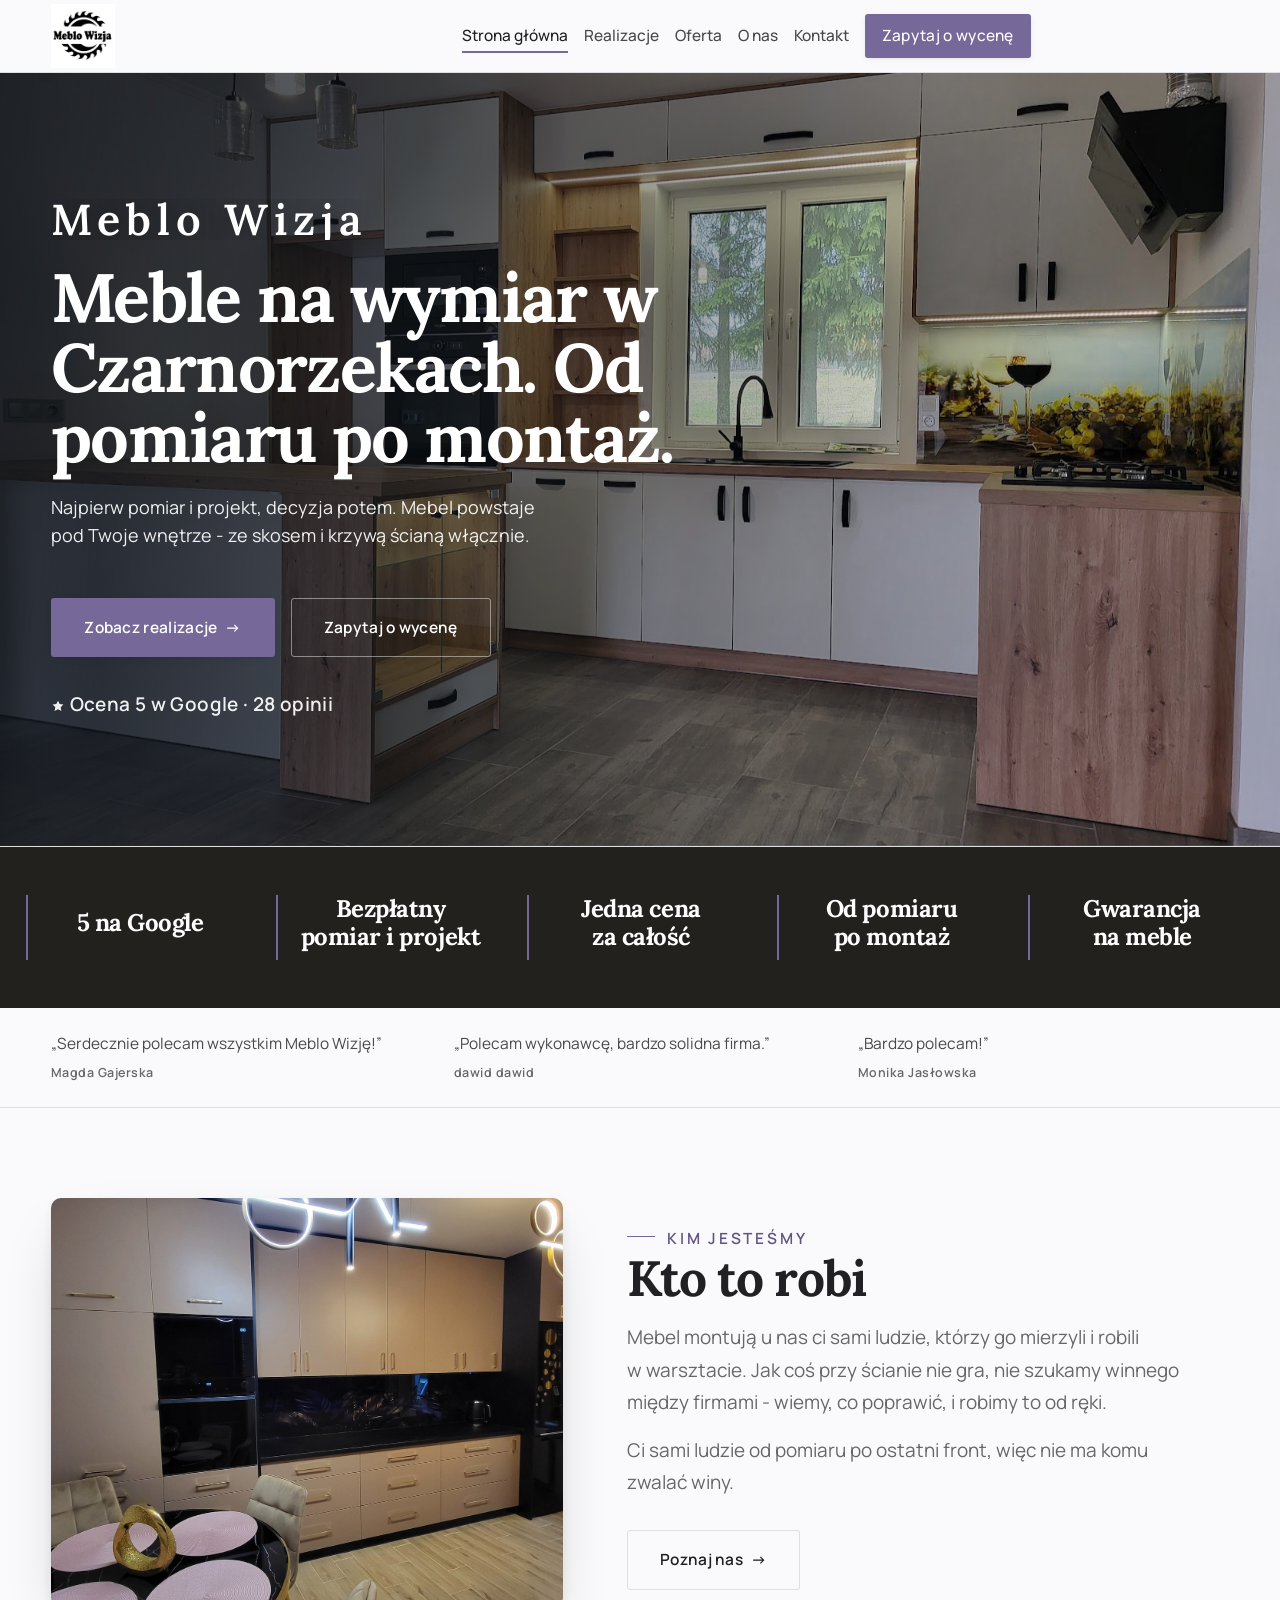
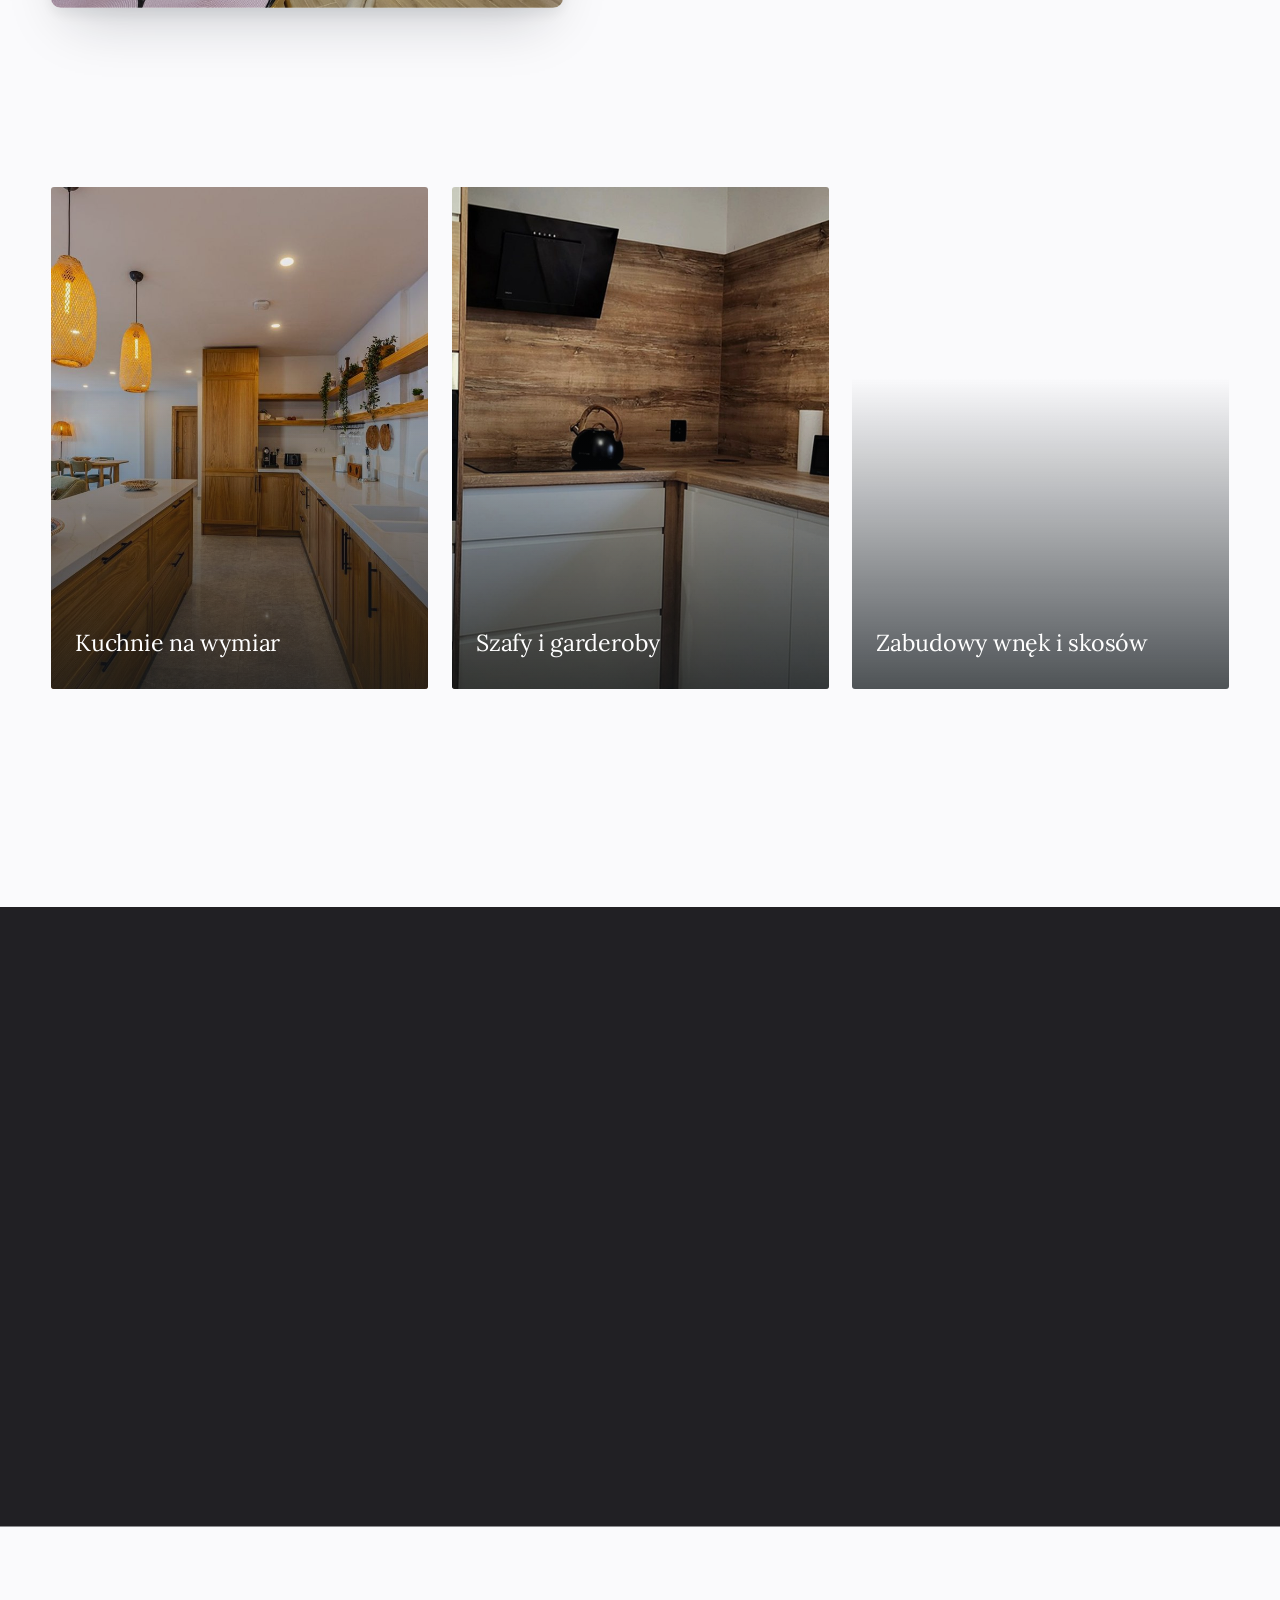
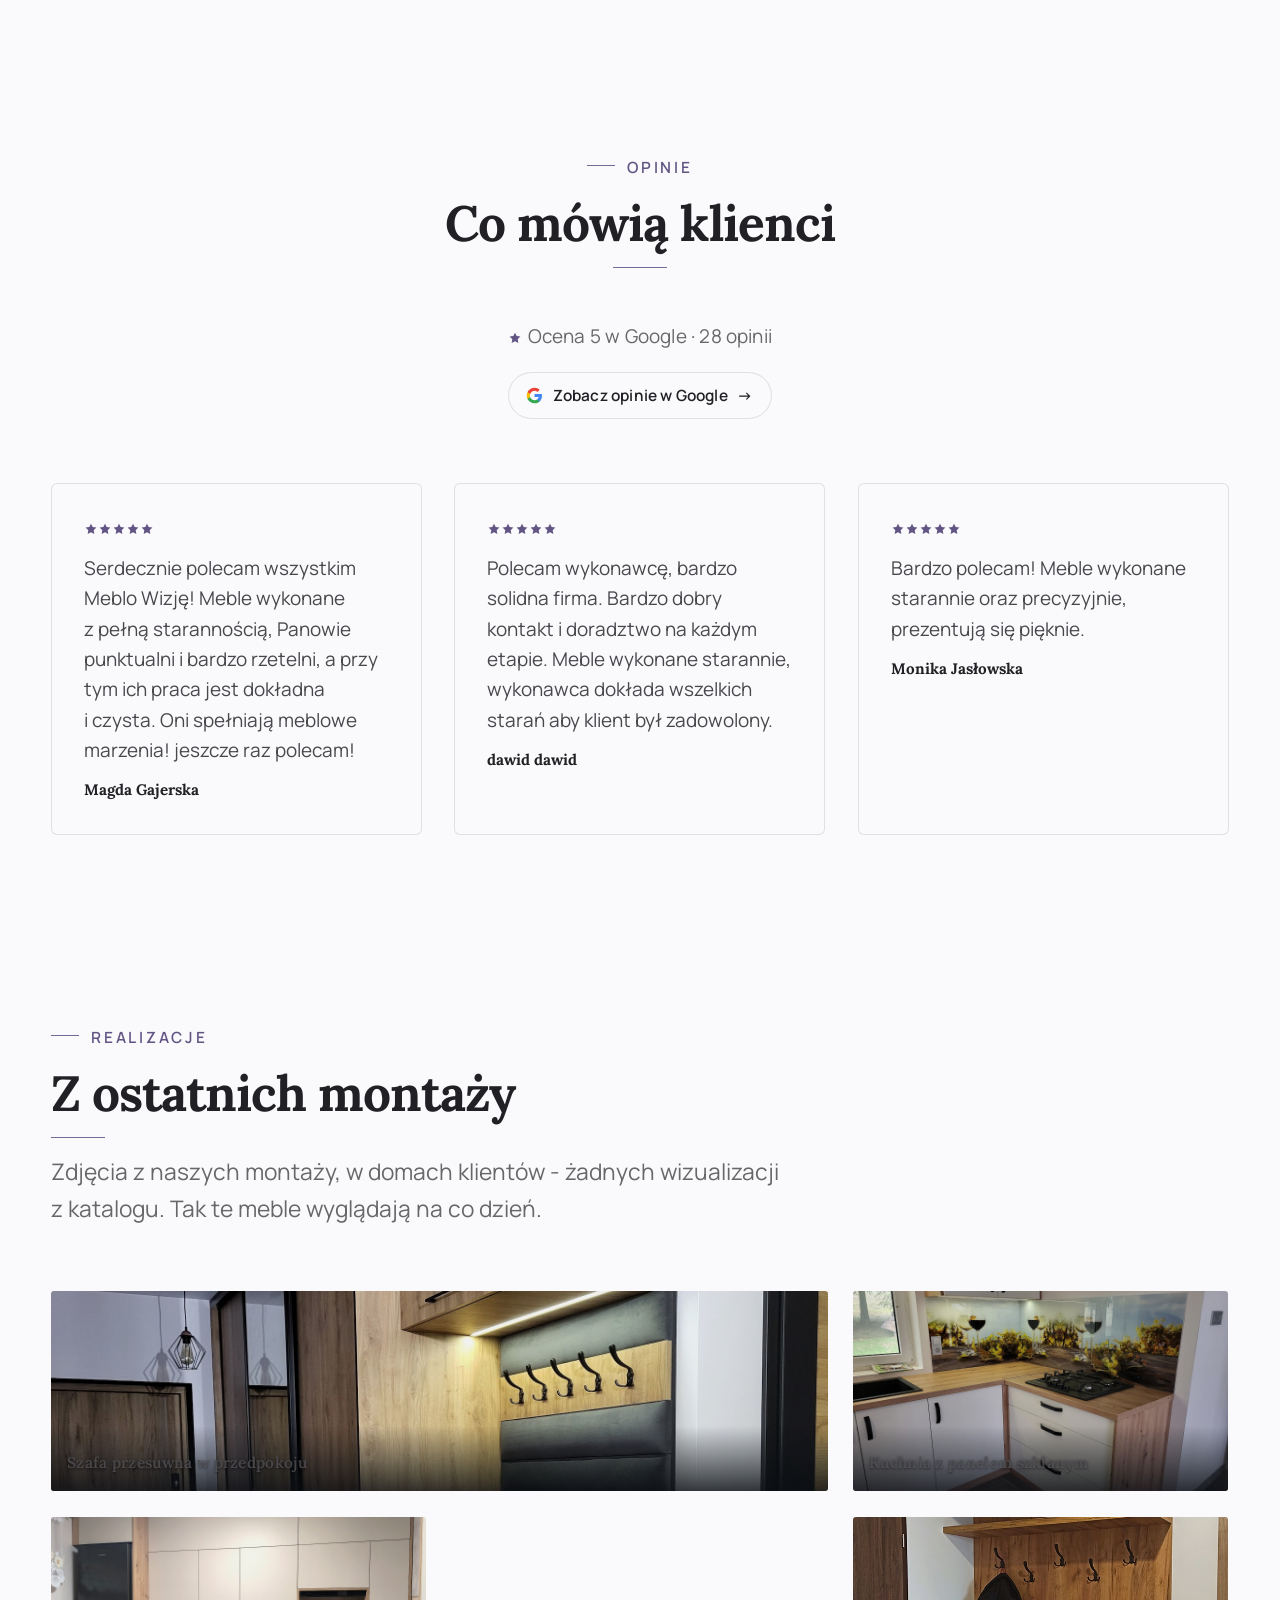
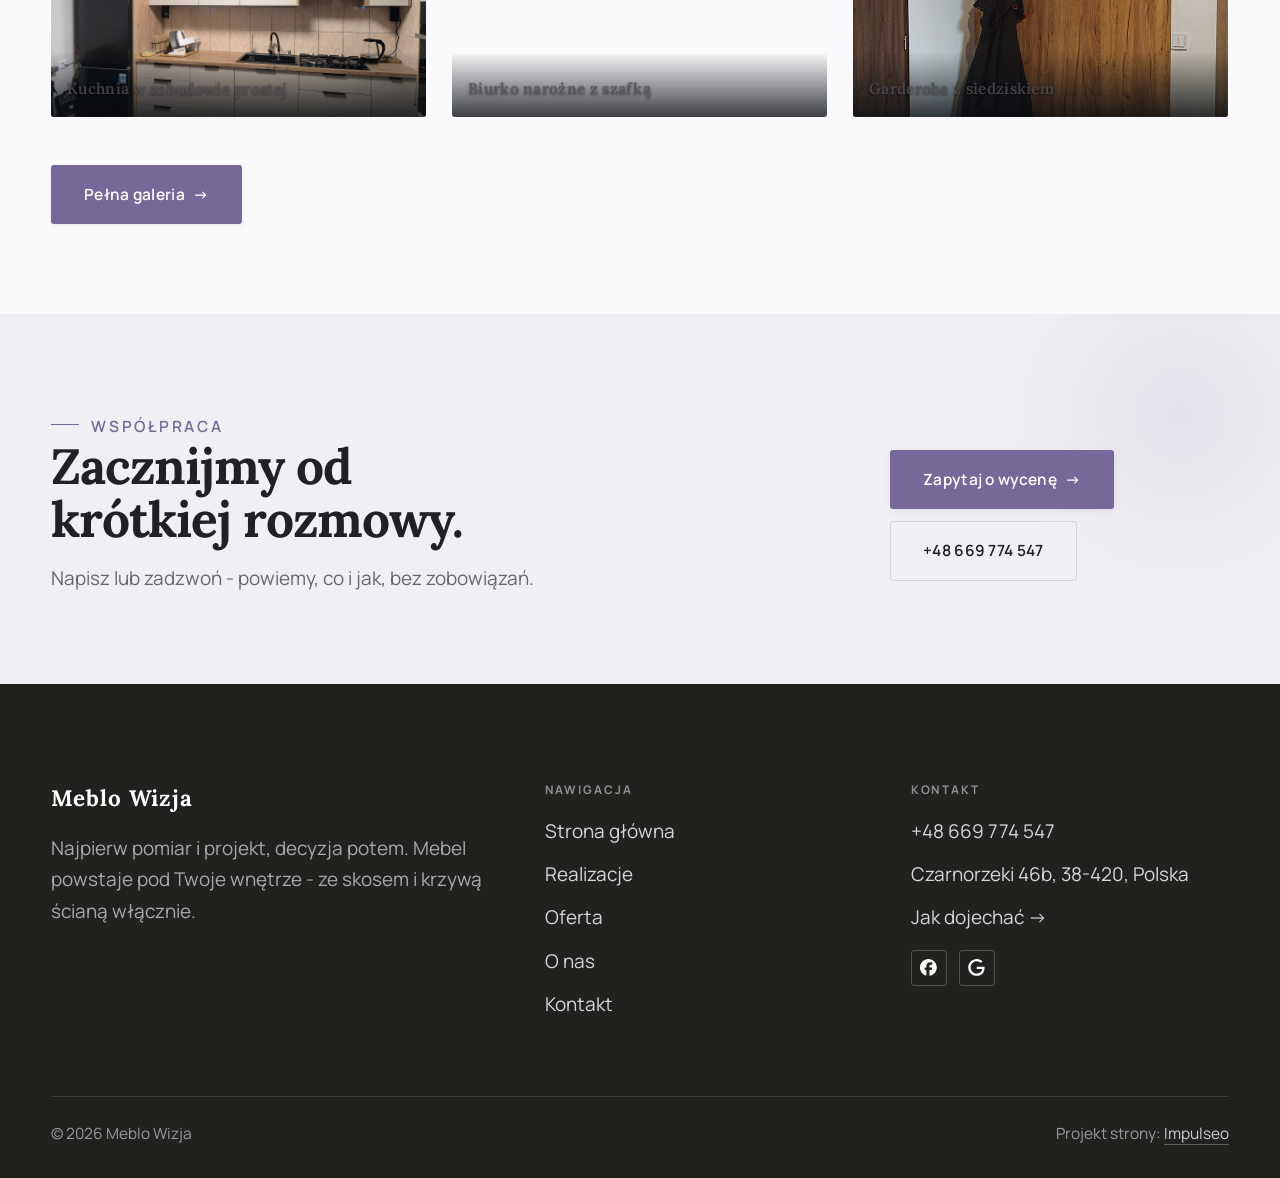
<file: index.html>
<!DOCTYPE html>
<html lang="pl">
<head>
<meta charset="UTF-8">
<meta name="viewport" content="width=device-width, initial-scale=1.0">
<title>Meblo Wizja - stolarstwo i meble na wymiar</title>
<meta name="description" content="Meble na wymiar w Czarnorzekach: kuchnie, szafy i zabudowy pod Twoje wnętrze. Bezpłatny pomiar i projekt, jedna cena, montaż z gwarancją. Zadzwoń: +48 669 774 547.">
<link rel="canonical" href="https://kris20032.github.io/meblo-wizja/">
<meta name="robots" content="noindex, nofollow">
<meta property="og:type" content="website">
<meta property="og:locale" content="pl_PL">
<meta property="og:site_name" content="Meblo Wizja">
<meta property="og:title" content="Meblo Wizja - stolarstwo i meble na wymiar">
<meta property="og:description" content="Meble na wymiar w Czarnorzekach: kuchnie, szafy i zabudowy pod Twoje wnętrze. Bezpłatny pomiar i projekt, jedna cena, montaż z gwarancją. Zadzwoń: +48 669 774 547.">
<meta property="og:url" content="https://kris20032.github.io/meblo-wizja/">
<meta property="og:image" content="https://kris20032.github.io/meblo-wizja/img/og.jpg">
<meta property="og:image:width" content="1200">
<meta property="og:image:height" content="630">
<meta name="twitter:card" content="summary_large_image">
<script type="application/ld+json">{"@context": "https://schema.org", "@type": "HomeAndConstructionBusiness", "name": "Meblo Wizja", "url": "https://kris20032.github.io/meblo-wizja/", "telephone": "+48669774547", "image": "https://kris20032.github.io/meblo-wizja/img/og.jpg", "areaServed": "Czarnorzeki", "sameAs": ["https://maps.google.com/?cid=14972425121612137353&g_mp=Cidnb29nbGUubWFwcy5wbGFjZXMudjEuUGxhY2VzLlNlYXJjaFRleHQQAhgEIAA", "https://www.facebook.com/p/Meblo-Wizja-Meble-na-wymiar-100085289753179/"]}</script>
<link rel="preconnect" href="https://fonts.googleapis.com">
<link rel="preconnect" href="https://fonts.gstatic.com" crossorigin>
<link href="https://fonts.googleapis.com/css2?family=Lora:wght@500;600;700&family=Manrope:wght@400;500;600&display=swap" rel="stylesheet">
<link rel="stylesheet" href="assets/styles.css?v=5cfed726">
</head>
<body>

<header class="nav">
  <div class="wrap nav-inner">
    <a class="brand brand-has-logo" href="index.html"><img class="brand-logo" src="img/logo.png" alt="Meblo Wizja" width="649" height="546" decoding="async"></a>
    <nav class="nav-links">
      <a href="index.html" class="active" aria-current="page">Strona główna</a>
      <a href="realizacje.html">Realizacje</a>
      <a href="oferta.html">Oferta</a>
      <a href="o-nas.html">O nas</a>
      <a href="kontakt.html">Kontakt</a>
      <a href="kontakt.html" class="btn btn-accent">Zapytaj o wycenę</a>
    </nav>
    <button class="nav-toggle" aria-label="Menu"><span></span><span></span><span></span></button>
  </div>
</header>

<main>
<section class="hero-cine">
  <img src="img/hero.jpg" fetchpriority="high" alt="Meblo Wizja - Meble na wymiar w Czarnorzekach. Od pomiaru po montaż. " width="1600" height="1200">
  <div class="wrap">
    <div class="hero-copy">
      <div class="brandmark bm-l"><span class="bm-line"><span>Meblo Wizja</span></span></div>
      <h1>Meble na wymiar w Czarnorzekach. Od pomiaru po montaż. </h1>
      <p class="lead">Najpierw pomiar i projekt, decyzja potem. Mebel powstaje pod Twoje wnętrze - ze skosem i krzywą ścianą włącznie.</p>
      <div class="hero-actions">
        <a href="realizacje.html" class="btn btn-accent">Zobacz realizacje <span class="arr">→</span></a>
        <a href="kontakt.html" class="btn btn-ghost" style="color:#fff;border-color:rgba(255,255,255,.45)">Zapytaj o wycenę</a>
      </div>
      <div style="margin-top:var(--space-6);color:#fff;font-weight:600;letter-spacing:.02em;opacity:.92"><svg class="ico-star" width="14" height="14" viewBox="0 0 24 24" style="vertical-align:-2px" aria-hidden="true"><path d="M12 2.8l2.85 5.8 6.4.93-4.63 4.5 1.1 6.37L12 17.4l-5.72 3 1.1-6.37-4.63-4.5 6.4-.93L12 2.8Z" fill="currentColor"/></svg> Ocena 5 w Google · 28 opinii</div>
    </div>
  </div>
</section>
<section class="strip n-5" style="padding-block:0">
  <div class="wrap">
    <div class="item reveal"><div class="k">5 na Google</div><div class="v"></div></div>
    <div class="item reveal"><div class="k">Bezpłatny pomiar i projekt</div><div class="v"></div></div>
    <div class="item reveal"><div class="k">Jedna cena za całość</div><div class="v"></div></div>
    <div class="item reveal"><div class="k">Od pomiaru po montaż</div><div class="v"></div></div>
    <div class="item reveal"><div class="k">Gwarancja na meble</div><div class="v"></div></div>
  </div>
</section>
<section class="opinie-mini" aria-label="Opinie klientów">
  <div class="wrap">
    <div class="om-row">
      <div class="om-item reveal"><blockquote>„Serdecznie polecam wszystkim Meblo Wizję!”</blockquote><span class="om-autor">Magda Gajerska</span></div>
      <div class="om-item reveal"><blockquote>„Polecam wykonawcę, bardzo solidna firma.”</blockquote><span class="om-autor">dawid dawid</span></div>
      <div class="om-item reveal"><blockquote>„Bardzo polecam!”</blockquote><span class="om-autor">Monika Jasłowska</span></div>
    </div>
  </div>
</section>
<section>
  <div class="wrap split">
    <div class="split-art reveal"><img src="img/g7.jpg" alt="Meblo Wizja - realizacja" loading="lazy" width="1600" height="1068" decoding="async"></div>
    <div class="split-copy reveal">
      <span class="eyebrow">Kim jesteśmy</span>
      <h2>Kto to robi</h2>
      <p class="muted">Mebel montują u nas ci sami ludzie, którzy go mierzyli i robili w warsztacie. Jak coś przy ścianie nie gra, nie szukamy winnego między firmami - wiemy, co poprawić, i robimy to od ręki.</p>
      <p class="muted">Ci sami ludzie od pomiaru po ostatni front, więc nie ma komu zwalać winy.</p>
      <a href="o-nas.html" class="btn btn-ghost">Poznaj nas <span class="arr">→</span></a>
    </div>
  </div>
</section>
<section class="gateways-band">
  <div class="wrap">
    <div class="gateways">
      <a href="oferta.html" class="gateway reveal"><img src="img/g8.jpg" alt="Kuchnie na wymiar" loading="lazy" width="1600" height="1066" decoding="async"><span class="g-ttl">Kuchnie na wymiar</span></a>
      <a href="oferta.html" class="gateway reveal"><img src="img/g11.jpg" alt="Szafy i garderoby" loading="lazy" width="1600" height="1068" decoding="async"><span class="g-ttl">Szafy i garderoby</span></a>
      <a href="oferta.html" class="gateway reveal"><img src="img/g10.jpg" alt="Szafa przesuwna pod skosem" loading="lazy" width="1600" height="1200" decoding="async"><span class="g-ttl">Zabudowy wnęk i skosów</span></a>
    </div>
  </div>
</section>
<section class="stopklatka" aria-hidden="true">
  <div class="stk-bg" style="background-image:url(img/g14.jpg)"></div>
</section>
<section class="opinie">
  <div class="wrap">
    <div class="head center reveal">
      <span class="eyebrow">Opinie</span>
      <h2>Co mówią klienci</h2>
    </div>
    <p class="op-meta reveal"><svg class="ico-star" width="14" height="14" viewBox="0 0 24 24" style="vertical-align:-2px" aria-hidden="true"><path d="M12 2.8l2.85 5.8 6.4.93-4.63 4.5 1.1 6.37L12 17.4l-5.72 3 1.1-6.37-4.63-4.5 6.4-.93L12 2.8Z" fill="currentColor"/></svg> Ocena 5 w Google · 28 opinii</p>
    <p class="op-meta reveal"><a class="op-google" href="https://maps.google.com/?cid=14972425121612137353&amp;g_mp=Cidnb29nbGUubWFwcy5wbGFjZXMudjEuUGxhY2VzLlNlYXJjaFRleHQQAhgEIAA" target="_blank" rel="noopener"><svg class="op-g-ico" viewBox="0 0 24 24" width="17" height="17" aria-hidden="true"><path fill="#4285F4" d="M22.56 12.25c0-.78-.07-1.53-.2-2.25H12v4.26h5.92c-.26 1.37-1.04 2.53-2.21 3.31v2.77h3.57c2.08-1.92 3.28-4.74 3.28-8.09z"/><path fill="#34A853" d="M12 23c2.97 0 5.46-.98 7.28-2.66l-3.57-2.77c-.98.66-2.23 1.06-3.71 1.06-2.86 0-5.29-1.93-6.16-4.53H2.18v2.84C3.99 20.53 7.7 23 12 23z"/><path fill="#FBBC05" d="M5.84 14.09c-.22-.66-.35-1.36-.35-2.09s.13-1.43.35-2.09V7.07H2.18C1.43 8.55 1 10.22 1 12s.43 3.45 1.18 4.93l2.85-2.22.81-.62z"/><path fill="#EA4335" d="M12 5.38c1.62 0 3.06.56 4.21 1.64l3.15-3.15C17.45 2.09 14.97 1 12 1 7.7 1 3.99 3.47 2.18 7.07l3.66 2.84c.87-2.6 3.3-4.53 6.16-4.53z"/></svg><span>Zobacz opinie w Google</span><span class="arr">→</span></a></p>
    <div class="opinie-grid">
      <figure class="op-card reveal"><span class="op-star"><svg class="ico-star" width="14" height="14" viewBox="0 0 24 24" style="vertical-align:-2px" aria-hidden="true"><path d="M12 2.8l2.85 5.8 6.4.93-4.63 4.5 1.1 6.37L12 17.4l-5.72 3 1.1-6.37-4.63-4.5 6.4-.93L12 2.8Z" fill="currentColor"/></svg><svg class="ico-star" width="14" height="14" viewBox="0 0 24 24" style="vertical-align:-2px" aria-hidden="true"><path d="M12 2.8l2.85 5.8 6.4.93-4.63 4.5 1.1 6.37L12 17.4l-5.72 3 1.1-6.37-4.63-4.5 6.4-.93L12 2.8Z" fill="currentColor"/></svg><svg class="ico-star" width="14" height="14" viewBox="0 0 24 24" style="vertical-align:-2px" aria-hidden="true"><path d="M12 2.8l2.85 5.8 6.4.93-4.63 4.5 1.1 6.37L12 17.4l-5.72 3 1.1-6.37-4.63-4.5 6.4-.93L12 2.8Z" fill="currentColor"/></svg><svg class="ico-star" width="14" height="14" viewBox="0 0 24 24" style="vertical-align:-2px" aria-hidden="true"><path d="M12 2.8l2.85 5.8 6.4.93-4.63 4.5 1.1 6.37L12 17.4l-5.72 3 1.1-6.37-4.63-4.5 6.4-.93L12 2.8Z" fill="currentColor"/></svg><svg class="ico-star" width="14" height="14" viewBox="0 0 24 24" style="vertical-align:-2px" aria-hidden="true"><path d="M12 2.8l2.85 5.8 6.4.93-4.63 4.5 1.1 6.37L12 17.4l-5.72 3 1.1-6.37-4.63-4.5 6.4-.93L12 2.8Z" fill="currentColor"/></svg></span><blockquote>Serdecznie polecam wszystkim Meblo Wizję! Meble wykonane z pełną starannością, Panowie punktualni i bardzo rzetelni, a przy tym ich praca jest dokładna i czysta. Oni spełniają meblowe marzenia! jeszcze raz polecam!</blockquote><span class="op-autor">Magda Gajerska</span></figure>
      <figure class="op-card reveal"><span class="op-star"><svg class="ico-star" width="14" height="14" viewBox="0 0 24 24" style="vertical-align:-2px" aria-hidden="true"><path d="M12 2.8l2.85 5.8 6.4.93-4.63 4.5 1.1 6.37L12 17.4l-5.72 3 1.1-6.37-4.63-4.5 6.4-.93L12 2.8Z" fill="currentColor"/></svg><svg class="ico-star" width="14" height="14" viewBox="0 0 24 24" style="vertical-align:-2px" aria-hidden="true"><path d="M12 2.8l2.85 5.8 6.4.93-4.63 4.5 1.1 6.37L12 17.4l-5.72 3 1.1-6.37-4.63-4.5 6.4-.93L12 2.8Z" fill="currentColor"/></svg><svg class="ico-star" width="14" height="14" viewBox="0 0 24 24" style="vertical-align:-2px" aria-hidden="true"><path d="M12 2.8l2.85 5.8 6.4.93-4.63 4.5 1.1 6.37L12 17.4l-5.72 3 1.1-6.37-4.63-4.5 6.4-.93L12 2.8Z" fill="currentColor"/></svg><svg class="ico-star" width="14" height="14" viewBox="0 0 24 24" style="vertical-align:-2px" aria-hidden="true"><path d="M12 2.8l2.85 5.8 6.4.93-4.63 4.5 1.1 6.37L12 17.4l-5.72 3 1.1-6.37-4.63-4.5 6.4-.93L12 2.8Z" fill="currentColor"/></svg><svg class="ico-star" width="14" height="14" viewBox="0 0 24 24" style="vertical-align:-2px" aria-hidden="true"><path d="M12 2.8l2.85 5.8 6.4.93-4.63 4.5 1.1 6.37L12 17.4l-5.72 3 1.1-6.37-4.63-4.5 6.4-.93L12 2.8Z" fill="currentColor"/></svg></span><blockquote>Polecam wykonawcę, bardzo solidna firma. Bardzo dobry kontakt i doradztwo na każdym etapie. Meble wykonane starannie, wykonawca dokłada wszelkich starań aby klient był zadowolony.</blockquote><span class="op-autor">dawid dawid</span></figure>
      <figure class="op-card reveal"><span class="op-star"><svg class="ico-star" width="14" height="14" viewBox="0 0 24 24" style="vertical-align:-2px" aria-hidden="true"><path d="M12 2.8l2.85 5.8 6.4.93-4.63 4.5 1.1 6.37L12 17.4l-5.72 3 1.1-6.37-4.63-4.5 6.4-.93L12 2.8Z" fill="currentColor"/></svg><svg class="ico-star" width="14" height="14" viewBox="0 0 24 24" style="vertical-align:-2px" aria-hidden="true"><path d="M12 2.8l2.85 5.8 6.4.93-4.63 4.5 1.1 6.37L12 17.4l-5.72 3 1.1-6.37-4.63-4.5 6.4-.93L12 2.8Z" fill="currentColor"/></svg><svg class="ico-star" width="14" height="14" viewBox="0 0 24 24" style="vertical-align:-2px" aria-hidden="true"><path d="M12 2.8l2.85 5.8 6.4.93-4.63 4.5 1.1 6.37L12 17.4l-5.72 3 1.1-6.37-4.63-4.5 6.4-.93L12 2.8Z" fill="currentColor"/></svg><svg class="ico-star" width="14" height="14" viewBox="0 0 24 24" style="vertical-align:-2px" aria-hidden="true"><path d="M12 2.8l2.85 5.8 6.4.93-4.63 4.5 1.1 6.37L12 17.4l-5.72 3 1.1-6.37-4.63-4.5 6.4-.93L12 2.8Z" fill="currentColor"/></svg><svg class="ico-star" width="14" height="14" viewBox="0 0 24 24" style="vertical-align:-2px" aria-hidden="true"><path d="M12 2.8l2.85 5.8 6.4.93-4.63 4.5 1.1 6.37L12 17.4l-5.72 3 1.1-6.37-4.63-4.5 6.4-.93L12 2.8Z" fill="currentColor"/></svg></span><blockquote>Bardzo polecam! Meble wykonane starannie oraz precyzyjnie, prezentują się pięknie.</blockquote><span class="op-autor">Monika Jasłowska</span></figure>
    </div>
  </div>
</section>
<section>
  <div class="wrap">
    <div class="head reveal">
      <span class="eyebrow">Realizacje</span>
      <h2>Z ostatnich montaży</h2>
      <p>Zdjęcia z naszych montaży, w domach klientów - żadnych wizualizacji z katalogu. Tak te meble wyglądają na co dzień.</p>
    </div>
    <div class="gallery">
      <div class="tile t-two3 reveal"><img src="img/g1.jpg" alt="Szafa przesuwna w przedpokoju" loading="lazy" width="1600" height="1200" decoding="async"><div class="cap">Szafa przesuwna w przedpokoju</div></div>
      <div class="tile t-third reveal"><img src="img/g2.jpg" alt="Kuchnia z panelem szklanym" loading="lazy" width="1600" height="1200" decoding="async"><div class="cap">Kuchnia z panelem szklanym</div></div>
      <div class="tile t-third reveal"><img src="img/g3.jpg" alt="Kuchnia w zabudowie prostej" loading="lazy" width="1600" height="1200" decoding="async"><div class="cap">Kuchnia w zabudowie prostej</div></div>
      <div class="tile t-third reveal"><img src="img/g4.jpg" alt="Biurko narożne z szafką" loading="lazy" width="1600" height="1200" decoding="async"><div class="cap">Biurko narożne z szafką</div></div>
      <div class="tile t-third reveal"><img src="img/g5.jpg" alt="Garderoba z siedziskiem" loading="lazy" width="684" height="1080" decoding="async"><div class="cap">Garderoba z siedziskiem</div></div>
    </div>
    <div style="margin-top:var(--space-7)" class="reveal"><a href="realizacje.html" class="btn btn-accent">Pełna galeria <span class="arr">→</span></a></div>
  </div>
</section>
<section class="cta">
  <div class="wrap">
    <div class="reveal">
      <span class="eyebrow">Współpraca</span>
      <h2>Zacznijmy od krótkiej rozmowy.</h2>
      <p>Napisz lub zadzwoń - powiemy, co i jak, bez zobowiązań.</p>
    </div>
    <div class="cta-actions reveal">
      <a href="kontakt.html" class="btn btn-light">Zapytaj o wycenę <span class="arr">→</span></a>
      <a href="tel:+48669774547" class="btn btn-ghost btn-ghost-cta">+48 669 774 547</a>
    </div>
  </div>
</section>
</main>

<footer>
  <div class="wrap">
    <div class="foot-grid">
      <div class="foot-brand">
        <div class="name">Meblo Wizja</div>
        <p>Najpierw pomiar i projekt, decyzja potem. Mebel powstaje pod Twoje wnętrze - ze skosem i krzywą ścianą włącznie.</p>
      </div>
      <div class="foot-col">
        <h4>Nawigacja</h4>
        <a href="index.html">Strona główna</a>
        <a href="realizacje.html">Realizacje</a>
        <a href="oferta.html">Oferta</a>
        <a href="o-nas.html">O nas</a>
        <a href="kontakt.html">Kontakt</a>
      </div>
      <div class="foot-col">
        <h4>Kontakt</h4>
        <a href="tel:+48669774547">+48 669 774 547</a>
        <p>Czarnorzeki 46b, 38-420, Polska</p>
        <a href="https://maps.google.com/?cid=14972425121612137353&g_mp=Cidnb29nbGUubWFwcy5wbGFjZXMudjEuUGxhY2VzLlNlYXJjaFRleHQQAhgEIAA" target="_blank" rel="noopener">Jak dojechać →</a>
      <div class="foot-soc">
        <a class="soc" href="https://www.facebook.com/p/Meblo-Wizja-Meble-na-wymiar-100085289753179/" target="_blank" rel="noopener" aria-label="Facebook - Meblo Wizja"><svg viewBox="0 0 24 24" aria-hidden="true" focusable="false"><path d="M9.101 23.691v-7.98H6.627v-3.667h2.474v-1.58c0-4.085 1.848-5.978 5.858-5.978.401 0 .955.042 1.468.103a8.68 8.68 0 0 1 1.141.195v3.325a8.623 8.623 0 0 0-.653-.036 26.805 26.805 0 0 0-.733-.009c-.707 0-1.259.096-1.675.309a1.686 1.686 0 0 0-.679.622c-.258.42-.374.995-.374 1.752v1.297h3.919l-.386 2.103-.287 1.564h-3.246v8.245C19.396 23.238 24 18.179 24 12.044c0-6.627-5.373-12-12-12s-12 5.373-12 12c0 5.628 3.874 10.35 9.101 11.647Z" fill="currentColor"/></svg></a>
        <a class="soc" href="https://maps.google.com/?cid=14972425121612137353&g_mp=Cidnb29nbGUubWFwcy5wbGFjZXMudjEuUGxhY2VzLlNlYXJjaFRleHQQAhgEIAA" target="_blank" rel="noopener" aria-label="Google - Meblo Wizja"><svg viewBox="0 0 24 24" aria-hidden="true" focusable="false"><path d="M12.48 10.92v3.28h7.84c-.24 1.84-.853 3.187-1.787 4.133-1.147 1.147-2.933 2.4-6.053 2.4-4.827 0-8.6-3.893-8.6-8.72s3.773-8.72 8.6-8.72c2.6 0 4.507 1.027 5.907 2.347l2.307-2.307C18.747 1.44 16.133 0 12.48 0 5.867 0 .307 5.387.307 12s5.56 12 12.173 12c3.573 0 6.267-1.173 8.373-3.36 2.16-2.16 2.84-5.213 2.84-7.667 0-.76-.053-1.467-.173-2.053H12.48z" fill="currentColor"/></svg></a>
      </div>
      </div>
    </div>
    <div class="foot-bot">
      <span>© 2026 Meblo Wizja</span>
      <span>Projekt strony: <a class="foot-credit" href="https://impulseo.pl" target="_blank" rel="noopener">Impulseo</a></span>
    </div>
  </div>
</footer>
<div class="sticky-reserve"><a class="sr-book" href="kontakt.html">Zapytaj o wycenę</a><a class="sr-call" href="tel:+48669774547" aria-label="Zadzwoń"><svg class="ico-tel" width="16" height="16" viewBox="0 0 24 24" fill="none" aria-hidden="true"><path d="M6.6 10.8a15.5 15.5 0 0 0 6.6 6.6l2.2-2.2a1 1 0 0 1 1-.24 11.4 11.4 0 0 0 3.6.58 1 1 0 0 1 1 1V20a1 1 0 0 1-1 1A17 17 0 0 1 3 4a1 1 0 0 1 1-1h3.5a1 1 0 0 1 1 1c0 1.25.2 2.46.58 3.6a1 1 0 0 1-.25 1l-2.23 2.2Z" fill="currentColor"/></svg></a></div>
<div class="demo-wazne" data-do="2026-08-16" data-cykl="3" hidden><svg class="dw-ico" width="13" height="13" viewBox="0 0 24 24" fill="none" aria-hidden="true"><circle cx="12" cy="12" r="8.6" stroke="currentColor" stroke-width="1.8"/><path d="M12 7.2V12l3.3 2" stroke="currentColor" stroke-width="1.8" stroke-linecap="round"/></svg><span class="dw-txt"></span></div>

<script src="assets/main.js"></script>
</body>
</html>
</file>
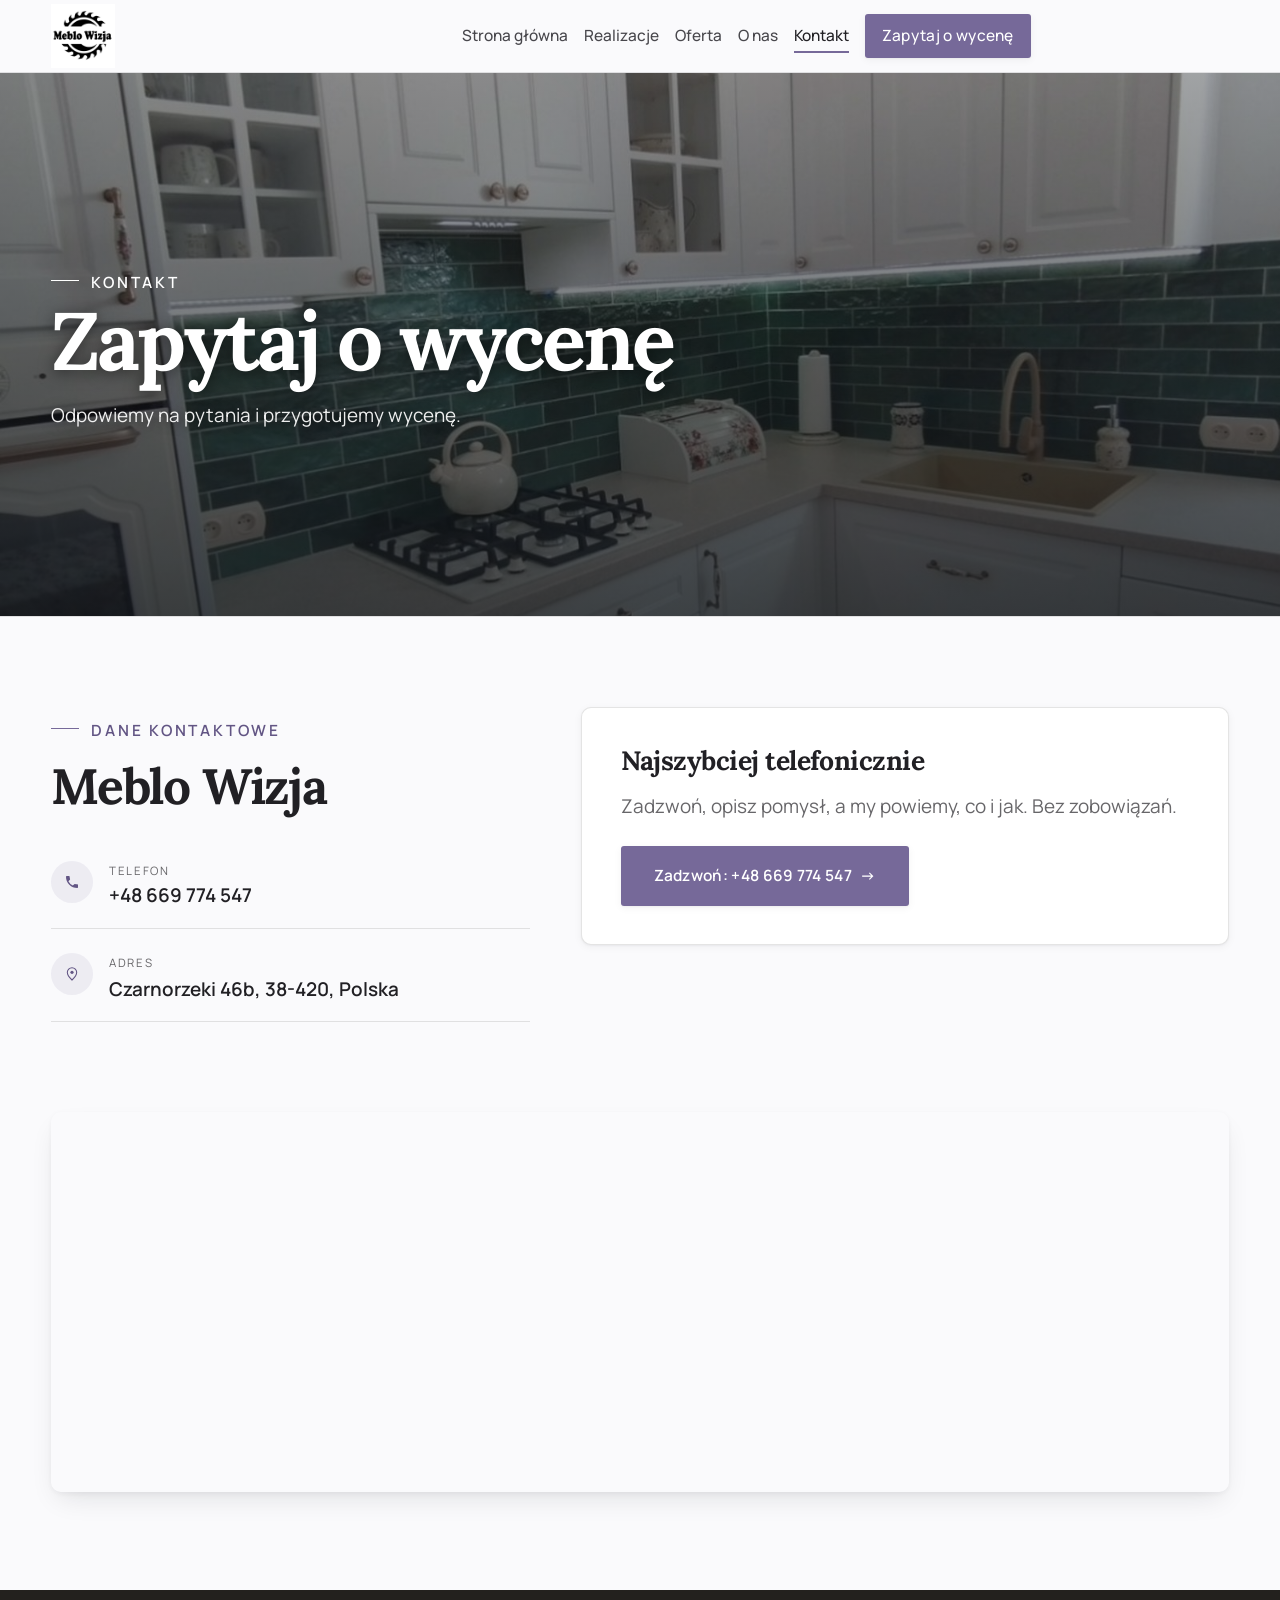
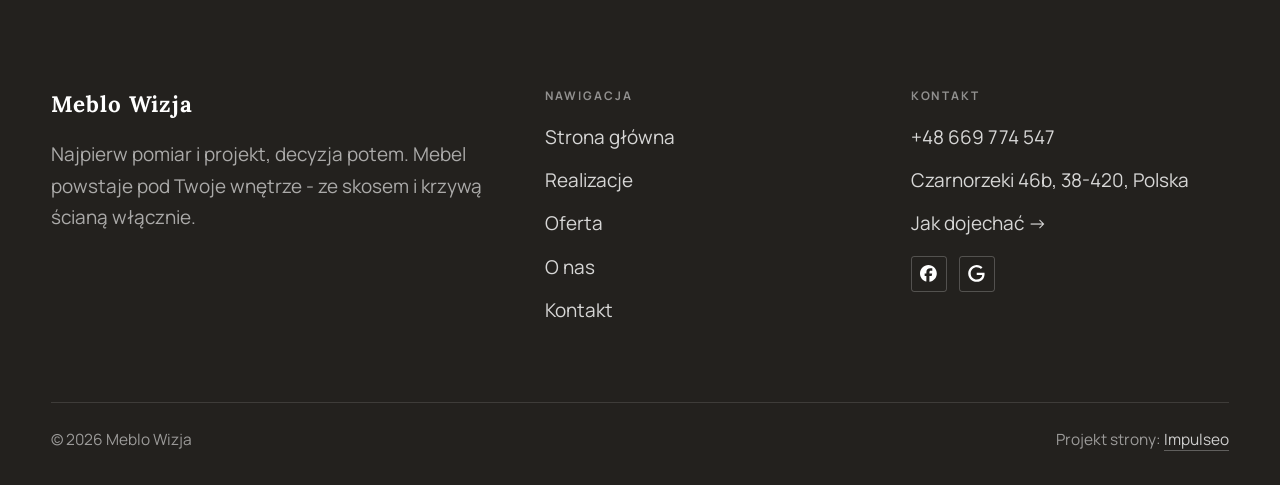
<file: kontakt.html>
<!DOCTYPE html>
<html lang="pl">
<head>
<meta charset="UTF-8">
<meta name="viewport" content="width=device-width, initial-scale=1.0">
<title>Kontakt - Meblo Wizja</title>
<meta name="description" content="Kontakt Meblo Wizja - Czarnorzeki 46b, 38-420, Polska">
<link rel="canonical" href="https://kris20032.github.io/meblo-wizja/kontakt.html">
<meta name="robots" content="noindex, nofollow">
<meta property="og:type" content="website">
<meta property="og:locale" content="pl_PL">
<meta property="og:site_name" content="Meblo Wizja">
<meta property="og:title" content="Kontakt - Meblo Wizja">
<meta property="og:description" content="Kontakt Meblo Wizja - Czarnorzeki 46b, 38-420, Polska">
<meta property="og:url" content="https://kris20032.github.io/meblo-wizja/kontakt.html">
<meta property="og:image" content="https://kris20032.github.io/meblo-wizja/img/og.jpg">
<meta property="og:image:width" content="1200">
<meta property="og:image:height" content="630">
<meta name="twitter:card" content="summary_large_image">
<link rel="preconnect" href="https://fonts.googleapis.com">
<link rel="preconnect" href="https://fonts.gstatic.com" crossorigin>
<link href="https://fonts.googleapis.com/css2?family=Lora:wght@500;600;700&family=Manrope:wght@400;500;600&display=swap" rel="stylesheet">
<link rel="stylesheet" href="assets/styles.css?v=5cfed726">
</head>
<body>

<header class="nav">
  <div class="wrap nav-inner">
    <a class="brand brand-has-logo" href="index.html"><img class="brand-logo" src="img/logo.png" alt="Meblo Wizja" width="649" height="546" decoding="async"></a>
    <nav class="nav-links">
      <a href="index.html">Strona główna</a>
      <a href="realizacje.html">Realizacje</a>
      <a href="oferta.html">Oferta</a>
      <a href="o-nas.html">O nas</a>
      <a href="kontakt.html" class="active" aria-current="page">Kontakt</a>
      <a href="kontakt.html" class="btn btn-accent">Zapytaj o wycenę</a>
    </nav>
    <button class="nav-toggle" aria-label="Menu"><span></span><span></span><span></span></button>
  </div>
</header>

<main>
<section class="pagehead">
  <img src="img/g14.jpg" alt="Meblo Wizja - Zapytaj o wycenę" width="1600" height="1066" decoding="async">
  <div class="wrap">
    <span class="eyebrow">Kontakt</span>
    <h1>Zapytaj o wycenę</h1>
    <p>Odpowiemy na pytania i przygotujemy wycenę.</p>
  </div>
</section>
<section>
  <div class="wrap contact-grid">
    <div class="reveal">
      <span class="eyebrow">Dane kontaktowe</span>
      <h2 style="margin:var(--space-4) 0 var(--space-6)">Meblo Wizja</h2>
      <div class="info-list">
        <div class="info-row"><div class="ic"><svg class="ico-tel" width="16" height="16" viewBox="0 0 24 24" fill="none" aria-hidden="true"><path d="M6.6 10.8a15.5 15.5 0 0 0 6.6 6.6l2.2-2.2a1 1 0 0 1 1-.24 11.4 11.4 0 0 0 3.6.58 1 1 0 0 1 1 1V20a1 1 0 0 1-1 1A17 17 0 0 1 3 4a1 1 0 0 1 1-1h3.5a1 1 0 0 1 1 1c0 1.25.2 2.46.58 3.6a1 1 0 0 1-.25 1l-2.23 2.2Z" fill="currentColor"/></svg></div><div><div class="lbl">Telefon</div><a class="val" href="tel:+48669774547">+48 669 774 547</a></div></div>
        <div class="info-row"><div class="ic"><svg class="ico-pin" width="16" height="16" viewBox="0 0 24 24" fill="none" aria-hidden="true"><path d="M12 21s7-6.1 7-11.5A7 7 0 0 0 5 9.5C5 14.9 12 21 12 21Z" stroke="currentColor" stroke-width="1.6" fill="none"/><circle cx="12" cy="9.5" r="2.4" fill="currentColor"/></svg></div><div><div class="lbl">Adres</div><div class="val">Czarnorzeki 46b, 38-420, Polska</div></div></div>
      </div>
    </div>
    <div class="reveal">
      <div class="form">
        <h3 style="margin-bottom:var(--space-4)">Najszybciej telefonicznie</h3>
        <p class="muted" style="margin-bottom:var(--space-5)">Zadzwoń, opisz pomysł, a my powiemy, co i jak. Bez zobowiązań.</p>
        <a href="tel:+48669774547" class="btn btn-accent" style="justify-content:center">Zadzwoń: +48 669 774 547 <span class="arr">→</span></a>
      </div>
    </div>
  </div>
</section>
<section style="padding-top:0">
  <div class="wrap reveal">
    <iframe class="map" title="Meblo Wizja - Czarnorzeki" src="https://maps.google.com/maps?q=Meblo%20Wizja%20Czarnorzeki&z=15&output=embed" loading="lazy" referrerpolicy="no-referrer-when-downgrade"></iframe>
  </div>
</section>
</main>

<footer>
  <div class="wrap">
    <div class="foot-grid">
      <div class="foot-brand">
        <div class="name">Meblo Wizja</div>
        <p>Najpierw pomiar i projekt, decyzja potem. Mebel powstaje pod Twoje wnętrze - ze skosem i krzywą ścianą włącznie.</p>
      </div>
      <div class="foot-col">
        <h4>Nawigacja</h4>
        <a href="index.html">Strona główna</a>
        <a href="realizacje.html">Realizacje</a>
        <a href="oferta.html">Oferta</a>
        <a href="o-nas.html">O nas</a>
        <a href="kontakt.html">Kontakt</a>
      </div>
      <div class="foot-col">
        <h4>Kontakt</h4>
        <a href="tel:+48669774547">+48 669 774 547</a>
        <p>Czarnorzeki 46b, 38-420, Polska</p>
        <a href="https://maps.google.com/?cid=14972425121612137353&g_mp=Cidnb29nbGUubWFwcy5wbGFjZXMudjEuUGxhY2VzLlNlYXJjaFRleHQQAhgEIAA" target="_blank" rel="noopener">Jak dojechać →</a>
      <div class="foot-soc">
        <a class="soc" href="https://www.facebook.com/p/Meblo-Wizja-Meble-na-wymiar-100085289753179/" target="_blank" rel="noopener" aria-label="Facebook - Meblo Wizja"><svg viewBox="0 0 24 24" aria-hidden="true" focusable="false"><path d="M9.101 23.691v-7.98H6.627v-3.667h2.474v-1.58c0-4.085 1.848-5.978 5.858-5.978.401 0 .955.042 1.468.103a8.68 8.68 0 0 1 1.141.195v3.325a8.623 8.623 0 0 0-.653-.036 26.805 26.805 0 0 0-.733-.009c-.707 0-1.259.096-1.675.309a1.686 1.686 0 0 0-.679.622c-.258.42-.374.995-.374 1.752v1.297h3.919l-.386 2.103-.287 1.564h-3.246v8.245C19.396 23.238 24 18.179 24 12.044c0-6.627-5.373-12-12-12s-12 5.373-12 12c0 5.628 3.874 10.35 9.101 11.647Z" fill="currentColor"/></svg></a>
        <a class="soc" href="https://maps.google.com/?cid=14972425121612137353&g_mp=Cidnb29nbGUubWFwcy5wbGFjZXMudjEuUGxhY2VzLlNlYXJjaFRleHQQAhgEIAA" target="_blank" rel="noopener" aria-label="Google - Meblo Wizja"><svg viewBox="0 0 24 24" aria-hidden="true" focusable="false"><path d="M12.48 10.92v3.28h7.84c-.24 1.84-.853 3.187-1.787 4.133-1.147 1.147-2.933 2.4-6.053 2.4-4.827 0-8.6-3.893-8.6-8.72s3.773-8.72 8.6-8.72c2.6 0 4.507 1.027 5.907 2.347l2.307-2.307C18.747 1.44 16.133 0 12.48 0 5.867 0 .307 5.387.307 12s5.56 12 12.173 12c3.573 0 6.267-1.173 8.373-3.36 2.16-2.16 2.84-5.213 2.84-7.667 0-.76-.053-1.467-.173-2.053H12.48z" fill="currentColor"/></svg></a>
      </div>
      </div>
    </div>
    <div class="foot-bot">
      <span>© 2026 Meblo Wizja</span>
      <span>Projekt strony: <a class="foot-credit" href="https://impulseo.pl" target="_blank" rel="noopener">Impulseo</a></span>
    </div>
  </div>
</footer>
<div class="sticky-reserve"><a class="sr-book" href="kontakt.html">Zapytaj o wycenę</a><a class="sr-call" href="tel:+48669774547" aria-label="Zadzwoń"><svg class="ico-tel" width="16" height="16" viewBox="0 0 24 24" fill="none" aria-hidden="true"><path d="M6.6 10.8a15.5 15.5 0 0 0 6.6 6.6l2.2-2.2a1 1 0 0 1 1-.24 11.4 11.4 0 0 0 3.6.58 1 1 0 0 1 1 1V20a1 1 0 0 1-1 1A17 17 0 0 1 3 4a1 1 0 0 1 1-1h3.5a1 1 0 0 1 1 1c0 1.25.2 2.46.58 3.6a1 1 0 0 1-.25 1l-2.23 2.2Z" fill="currentColor"/></svg></a></div>
<div class="demo-wazne" data-do="2026-08-16" data-cykl="3" hidden><svg class="dw-ico" width="13" height="13" viewBox="0 0 24 24" fill="none" aria-hidden="true"><circle cx="12" cy="12" r="8.6" stroke="currentColor" stroke-width="1.8"/><path d="M12 7.2V12l3.3 2" stroke="currentColor" stroke-width="1.8" stroke-linecap="round"/></svg><span class="dw-txt"></span></div>

<script src="assets/main.js"></script>
</body>
</html>
</file>
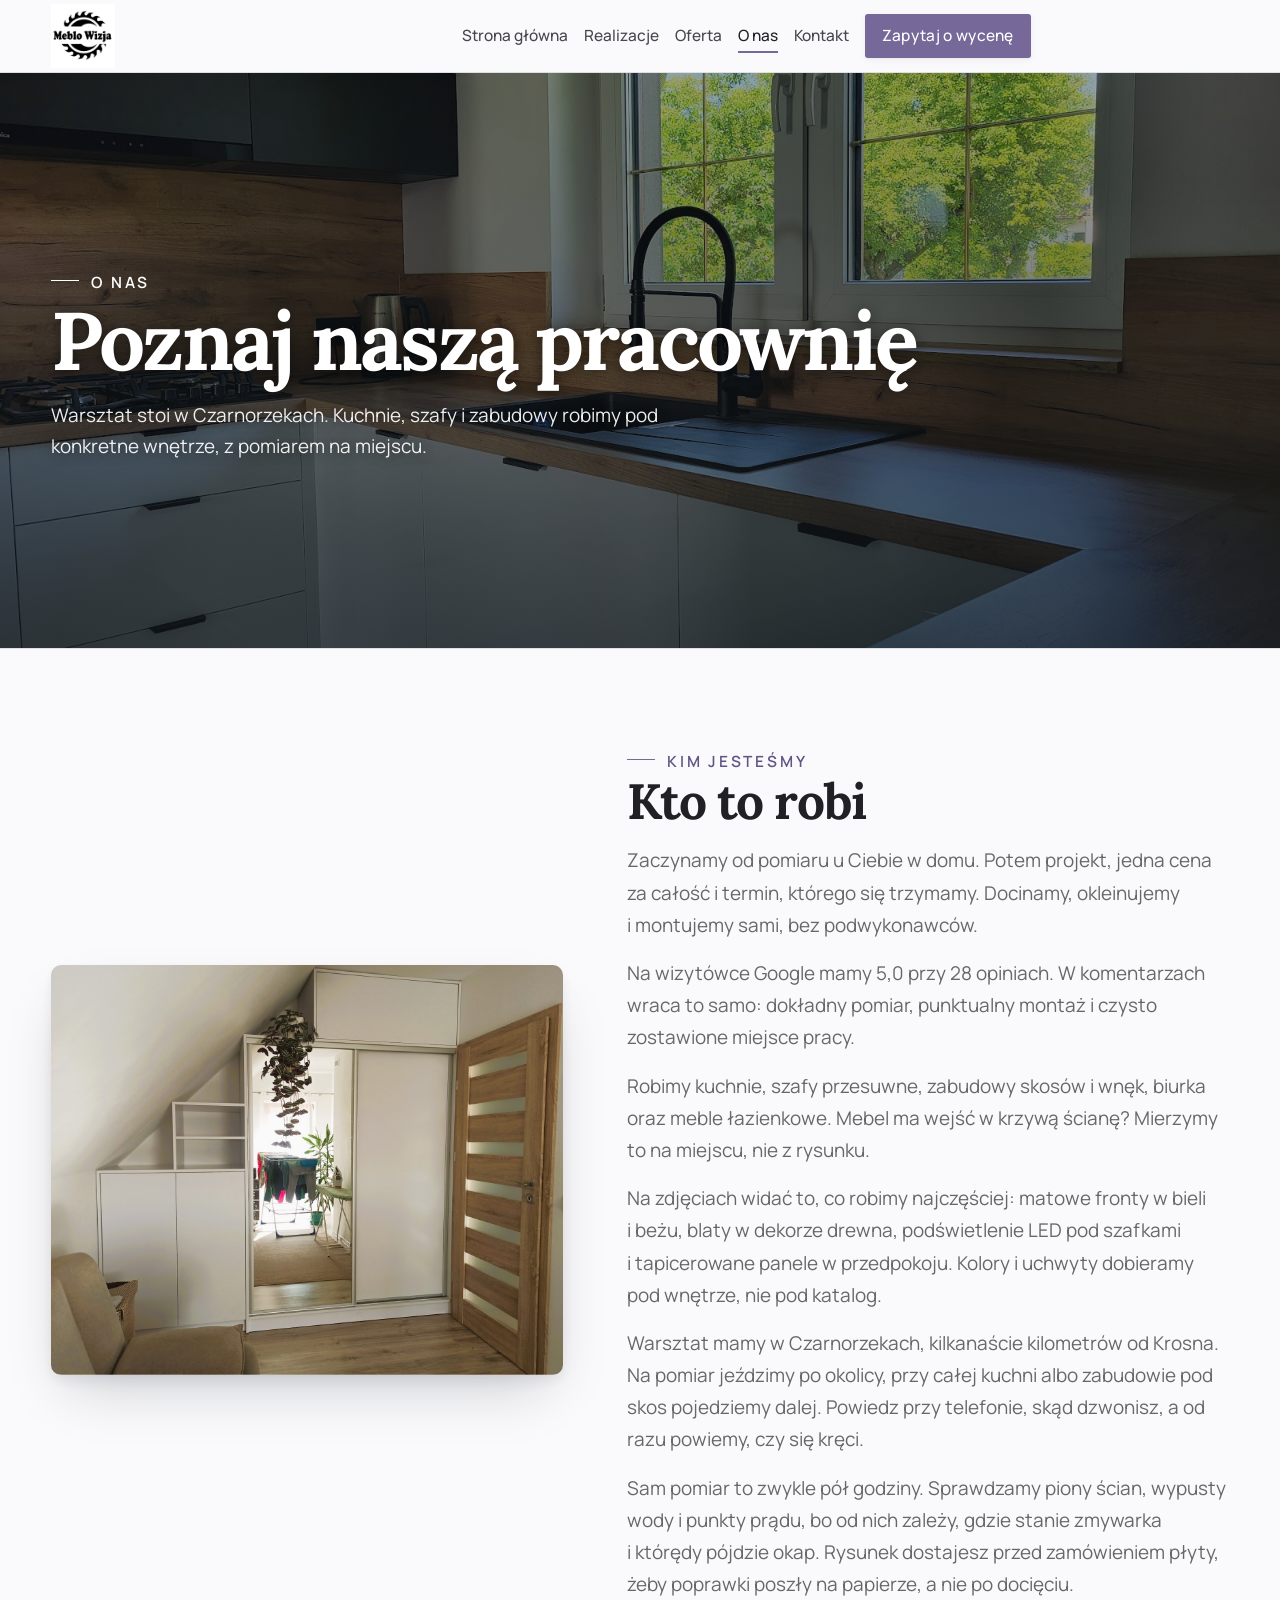
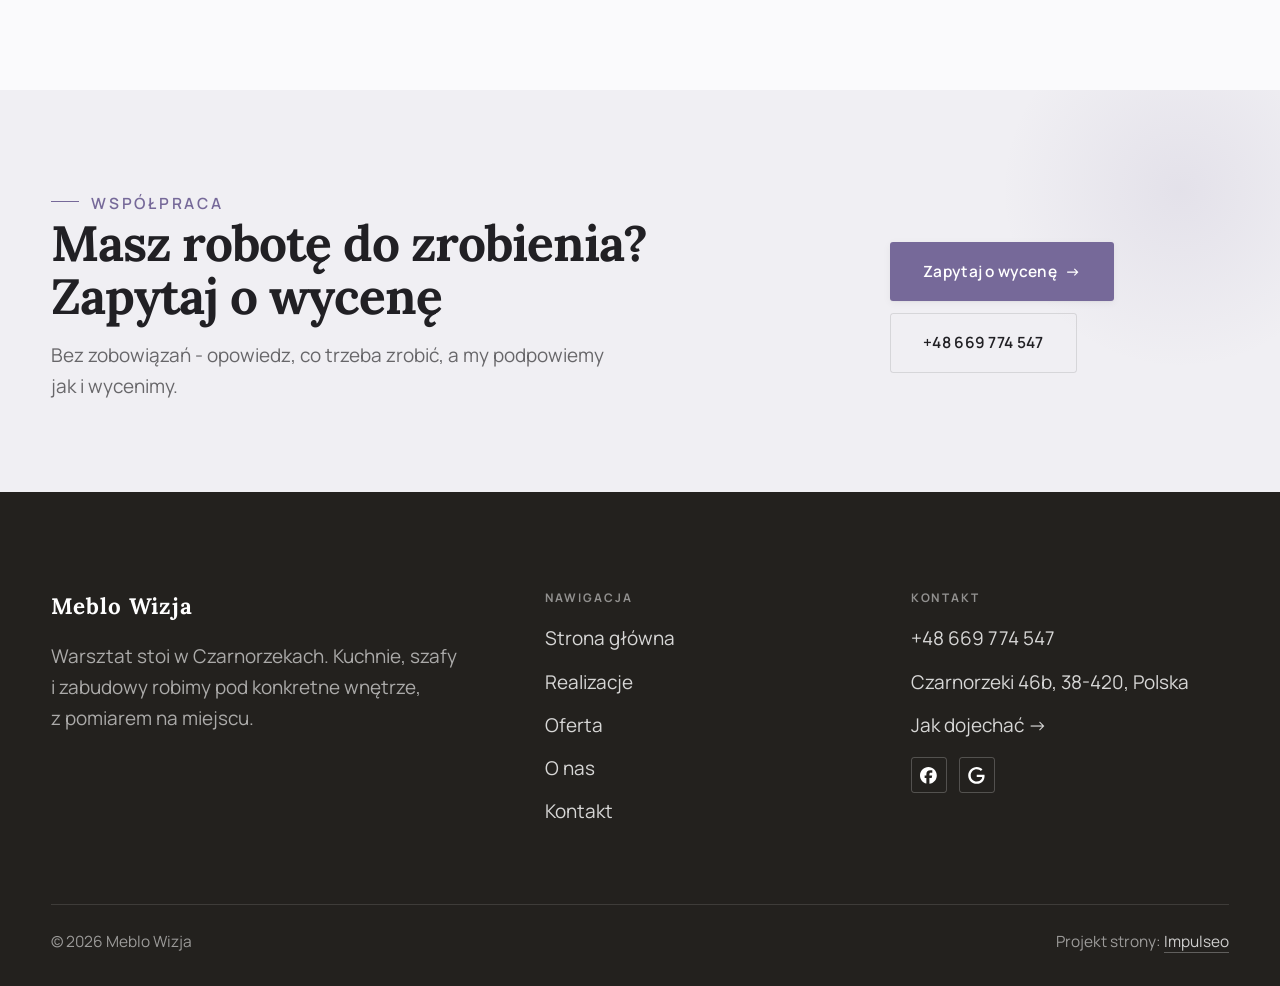
<file: o-nas.html>
<!DOCTYPE html>
<html lang="pl">
<head>
<meta charset="UTF-8">
<meta name="viewport" content="width=device-width, initial-scale=1.0">
<title>O nas - Meblo Wizja</title>
<meta name="description" content="Meble na wymiar w Czarnorzekach: kuchnie, szafy i zabudowy pod Twoje wnętrze. Bezpłatny pomiar i projekt, jedna cena, montaż z gwarancją. Zadzwoń: +48 669 774 547.">
<link rel="canonical" href="https://kris20032.github.io/meblo-wizja/o-nas.html">
<meta name="robots" content="noindex, nofollow">
<meta property="og:type" content="website">
<meta property="og:locale" content="pl_PL">
<meta property="og:site_name" content="Meblo Wizja">
<meta property="og:title" content="O nas - Meblo Wizja">
<meta property="og:description" content="Meble na wymiar w Czarnorzekach: kuchnie, szafy i zabudowy pod Twoje wnętrze. Bezpłatny pomiar i projekt, jedna cena, montaż z gwarancją. Zadzwoń: +48 669 774 547.">
<meta property="og:url" content="https://kris20032.github.io/meblo-wizja/o-nas.html">
<meta property="og:image" content="https://kris20032.github.io/meblo-wizja/img/og.jpg">
<meta property="og:image:width" content="1200">
<meta property="og:image:height" content="630">
<meta name="twitter:card" content="summary_large_image">
<link rel="preconnect" href="https://fonts.googleapis.com">
<link rel="preconnect" href="https://fonts.gstatic.com" crossorigin>
<link href="https://fonts.googleapis.com/css2?family=Lora:wght@500;600;700&family=Manrope:wght@400;500;600&display=swap" rel="stylesheet">
<link rel="stylesheet" href="assets/styles.css?v=5cfed726">
</head>
<body>

<header class="nav">
  <div class="wrap nav-inner">
    <a class="brand brand-has-logo" href="index.html"><img class="brand-logo" src="img/logo.png" alt="Meblo Wizja" width="649" height="546" decoding="async"></a>
    <nav class="nav-links">
      <a href="index.html">Strona główna</a>
      <a href="realizacje.html">Realizacje</a>
      <a href="oferta.html">Oferta</a>
      <a href="o-nas.html" class="active" aria-current="page">O nas</a>
      <a href="kontakt.html">Kontakt</a>
      <a href="kontakt.html" class="btn btn-accent">Zapytaj o wycenę</a>
    </nav>
    <button class="nav-toggle" aria-label="Menu"><span></span><span></span><span></span></button>
  </div>
</header>

<main>
<section class="pagehead">
  <img src="img/about.jpg" alt="Meblo Wizja - Poznaj naszą pracownię" width="1600" height="1200" decoding="async">
  <div class="wrap">
    <span class="eyebrow">O nas</span>
    <h1>Poznaj naszą pracownię</h1>
    <p>Warsztat stoi w Czarnorzekach. Kuchnie, szafy i zabudowy robimy pod konkretne wnętrze, z pomiarem na miejscu.</p>
  </div>
</section>
<section>
  <div class="wrap split">
    <div class="split-art reveal"><img src="img/g10.jpg" alt="Szafa przesuwna pod skosem" loading="lazy" width="1600" height="1200" decoding="async"></div>
    <div class="split-copy reveal">
      <span class="eyebrow">Kim jesteśmy</span>
      <h2>Kto to robi</h2>
      <p class="muted">Zaczynamy od pomiaru u Ciebie w domu. Potem projekt, jedna cena za całość i termin, którego się trzymamy. Docinamy, okleinujemy i montujemy sami, bez podwykonawców.</p>
      <p class="muted">Na wizytówce Google mamy 5,0 przy 28 opiniach. W komentarzach wraca to samo: dokładny pomiar, punktualny montaż i czysto zostawione miejsce pracy.</p>
      <p class="muted">Robimy kuchnie, szafy przesuwne, zabudowy skosów i wnęk, biurka oraz meble łazienkowe. Mebel ma wejść w krzywą ścianę? Mierzymy to na miejscu, nie z rysunku.</p>
      <p class="muted">Na zdjęciach widać to, co robimy najczęściej: matowe fronty w bieli i beżu, blaty w dekorze drewna, podświetlenie LED pod szafkami i tapicerowane panele w przedpokoju. Kolory i uchwyty dobieramy pod wnętrze, nie pod katalog.</p>
      <p class="muted">Warsztat mamy w Czarnorzekach, kilkanaście kilometrów od Krosna. Na pomiar jeździmy po okolicy, przy całej kuchni albo zabudowie pod skos pojedziemy dalej. Powiedz przy telefonie, skąd dzwonisz, a od razu powiemy, czy się kręci.</p>
      <p class="muted">Sam pomiar to zwykle pół godziny. Sprawdzamy piony ścian, wypusty wody i punkty prądu, bo od nich zależy, gdzie stanie zmywarka i którędy pójdzie okap. Rysunek dostajesz przed zamówieniem płyty, żeby poprawki poszły na papierze, a nie po docięciu.</p>
    </div>
  </div>
</section>


<section class="cta">
  <div class="wrap">
    <div class="reveal">
      <span class="eyebrow">Współpraca</span>
      <h2>Masz robotę do zrobienia? Zapytaj o wycenę</h2>
      <p>Bez zobowiązań - opowiedz, co trzeba zrobić, a my podpowiemy jak i wycenimy.</p>
    </div>
    <div class="cta-actions reveal">
      <a href="kontakt.html" class="btn btn-light">Zapytaj o wycenę <span class="arr">→</span></a>
      <a href="tel:+48669774547" class="btn btn-ghost btn-ghost-cta">+48 669 774 547</a>
    </div>
  </div>
</section>
</main>

<footer>
  <div class="wrap">
    <div class="foot-grid">
      <div class="foot-brand">
        <div class="name">Meblo Wizja</div>
        <p>Warsztat stoi w Czarnorzekach. Kuchnie, szafy i zabudowy robimy pod konkretne wnętrze, z pomiarem na miejscu.</p>
      </div>
      <div class="foot-col">
        <h4>Nawigacja</h4>
        <a href="index.html">Strona główna</a>
        <a href="realizacje.html">Realizacje</a>
        <a href="oferta.html">Oferta</a>
        <a href="o-nas.html">O nas</a>
        <a href="kontakt.html">Kontakt</a>
      </div>
      <div class="foot-col">
        <h4>Kontakt</h4>
        <a href="tel:+48669774547">+48 669 774 547</a>
        <p>Czarnorzeki 46b, 38-420, Polska</p>
        <a href="https://maps.google.com/?cid=14972425121612137353&g_mp=Cidnb29nbGUubWFwcy5wbGFjZXMudjEuUGxhY2VzLlNlYXJjaFRleHQQAhgEIAA" target="_blank" rel="noopener">Jak dojechać →</a>
      <div class="foot-soc">
        <a class="soc" href="https://www.facebook.com/p/Meblo-Wizja-Meble-na-wymiar-100085289753179/" target="_blank" rel="noopener" aria-label="Facebook - Meblo Wizja"><svg viewBox="0 0 24 24" aria-hidden="true" focusable="false"><path d="M9.101 23.691v-7.98H6.627v-3.667h2.474v-1.58c0-4.085 1.848-5.978 5.858-5.978.401 0 .955.042 1.468.103a8.68 8.68 0 0 1 1.141.195v3.325a8.623 8.623 0 0 0-.653-.036 26.805 26.805 0 0 0-.733-.009c-.707 0-1.259.096-1.675.309a1.686 1.686 0 0 0-.679.622c-.258.42-.374.995-.374 1.752v1.297h3.919l-.386 2.103-.287 1.564h-3.246v8.245C19.396 23.238 24 18.179 24 12.044c0-6.627-5.373-12-12-12s-12 5.373-12 12c0 5.628 3.874 10.35 9.101 11.647Z" fill="currentColor"/></svg></a>
        <a class="soc" href="https://maps.google.com/?cid=14972425121612137353&g_mp=Cidnb29nbGUubWFwcy5wbGFjZXMudjEuUGxhY2VzLlNlYXJjaFRleHQQAhgEIAA" target="_blank" rel="noopener" aria-label="Google - Meblo Wizja"><svg viewBox="0 0 24 24" aria-hidden="true" focusable="false"><path d="M12.48 10.92v3.28h7.84c-.24 1.84-.853 3.187-1.787 4.133-1.147 1.147-2.933 2.4-6.053 2.4-4.827 0-8.6-3.893-8.6-8.72s3.773-8.72 8.6-8.72c2.6 0 4.507 1.027 5.907 2.347l2.307-2.307C18.747 1.44 16.133 0 12.48 0 5.867 0 .307 5.387.307 12s5.56 12 12.173 12c3.573 0 6.267-1.173 8.373-3.36 2.16-2.16 2.84-5.213 2.84-7.667 0-.76-.053-1.467-.173-2.053H12.48z" fill="currentColor"/></svg></a>
      </div>
      </div>
    </div>
    <div class="foot-bot">
      <span>© 2026 Meblo Wizja</span>
      <span>Projekt strony: <a class="foot-credit" href="https://impulseo.pl" target="_blank" rel="noopener">Impulseo</a></span>
    </div>
  </div>
</footer>
<div class="sticky-reserve"><a class="sr-book" href="kontakt.html">Zapytaj o wycenę</a><a class="sr-call" href="tel:+48669774547" aria-label="Zadzwoń"><svg class="ico-tel" width="16" height="16" viewBox="0 0 24 24" fill="none" aria-hidden="true"><path d="M6.6 10.8a15.5 15.5 0 0 0 6.6 6.6l2.2-2.2a1 1 0 0 1 1-.24 11.4 11.4 0 0 0 3.6.58 1 1 0 0 1 1 1V20a1 1 0 0 1-1 1A17 17 0 0 1 3 4a1 1 0 0 1 1-1h3.5a1 1 0 0 1 1 1c0 1.25.2 2.46.58 3.6a1 1 0 0 1-.25 1l-2.23 2.2Z" fill="currentColor"/></svg></a></div>
<div class="demo-wazne" data-do="2026-08-16" data-cykl="3" hidden><svg class="dw-ico" width="13" height="13" viewBox="0 0 24 24" fill="none" aria-hidden="true"><circle cx="12" cy="12" r="8.6" stroke="currentColor" stroke-width="1.8"/><path d="M12 7.2V12l3.3 2" stroke="currentColor" stroke-width="1.8" stroke-linecap="round"/></svg><span class="dw-txt"></span></div>

<script src="assets/main.js"></script>
</body>
</html>
</file>
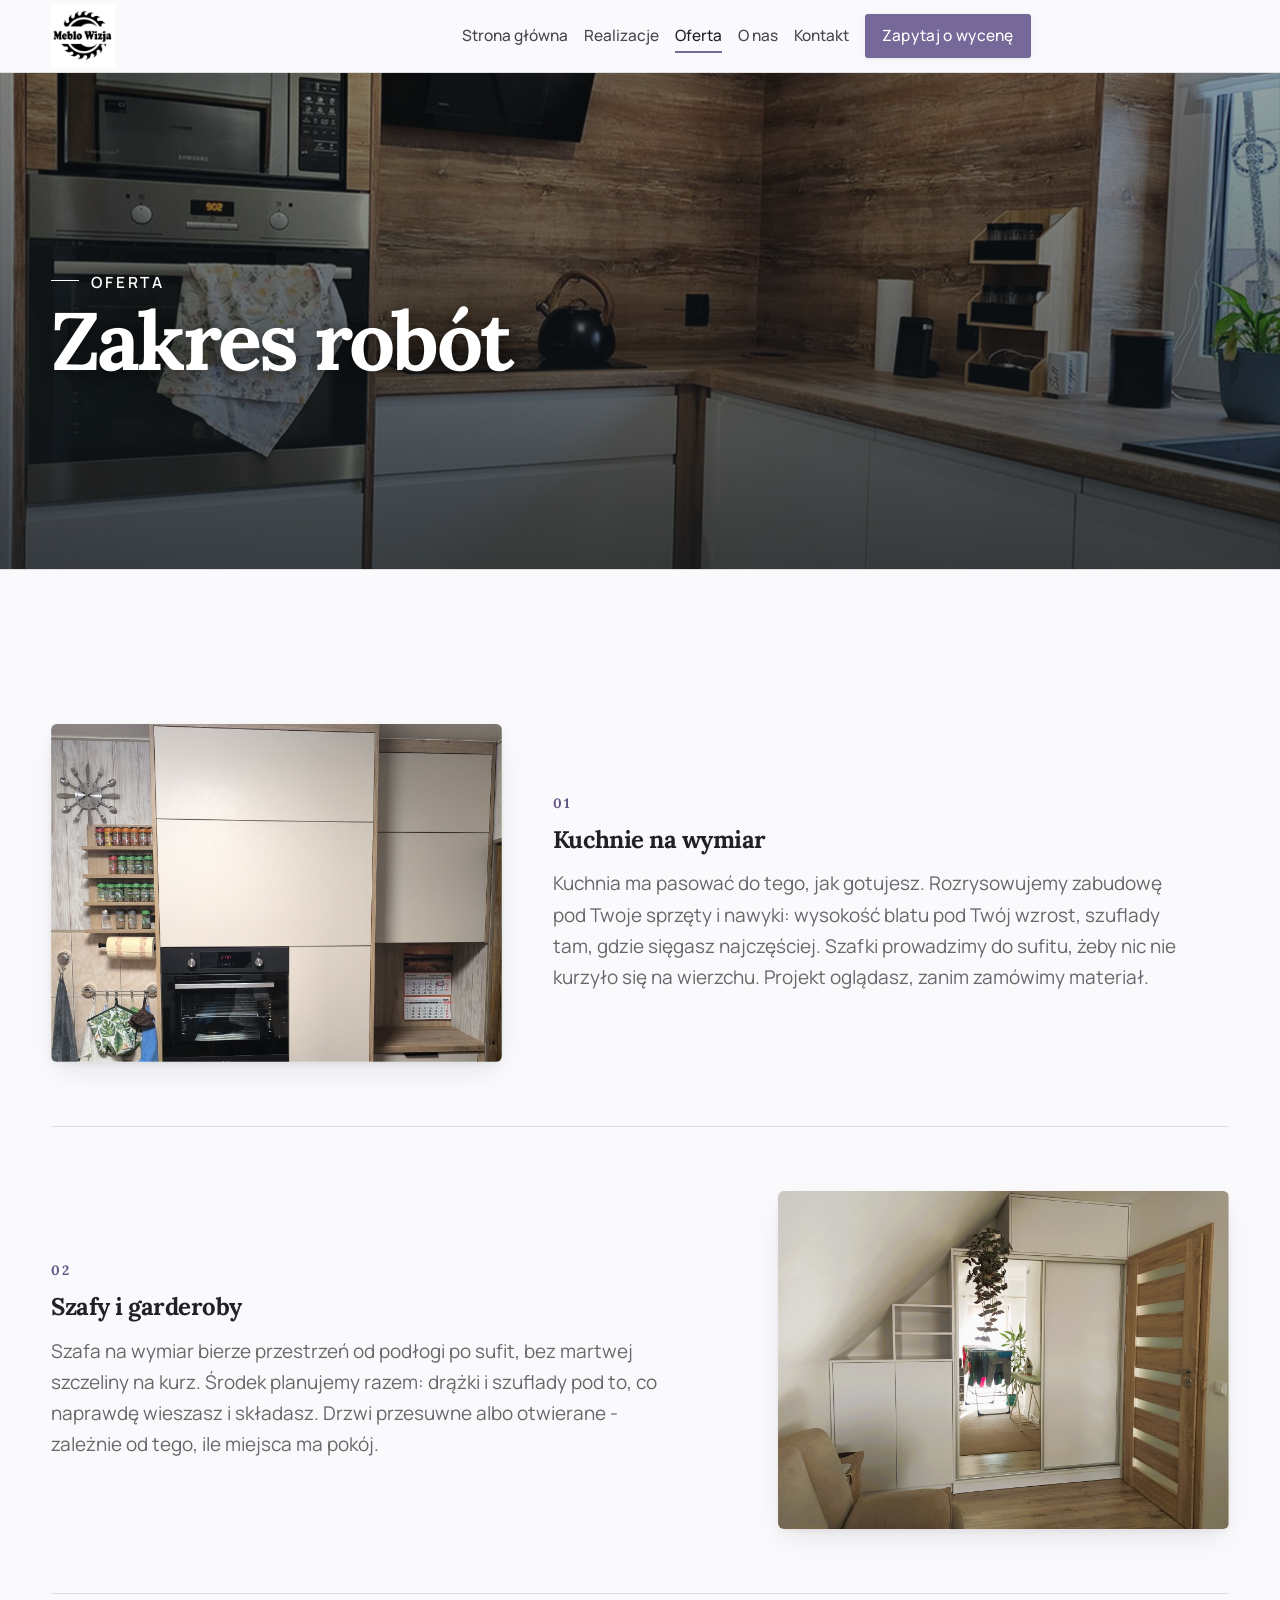
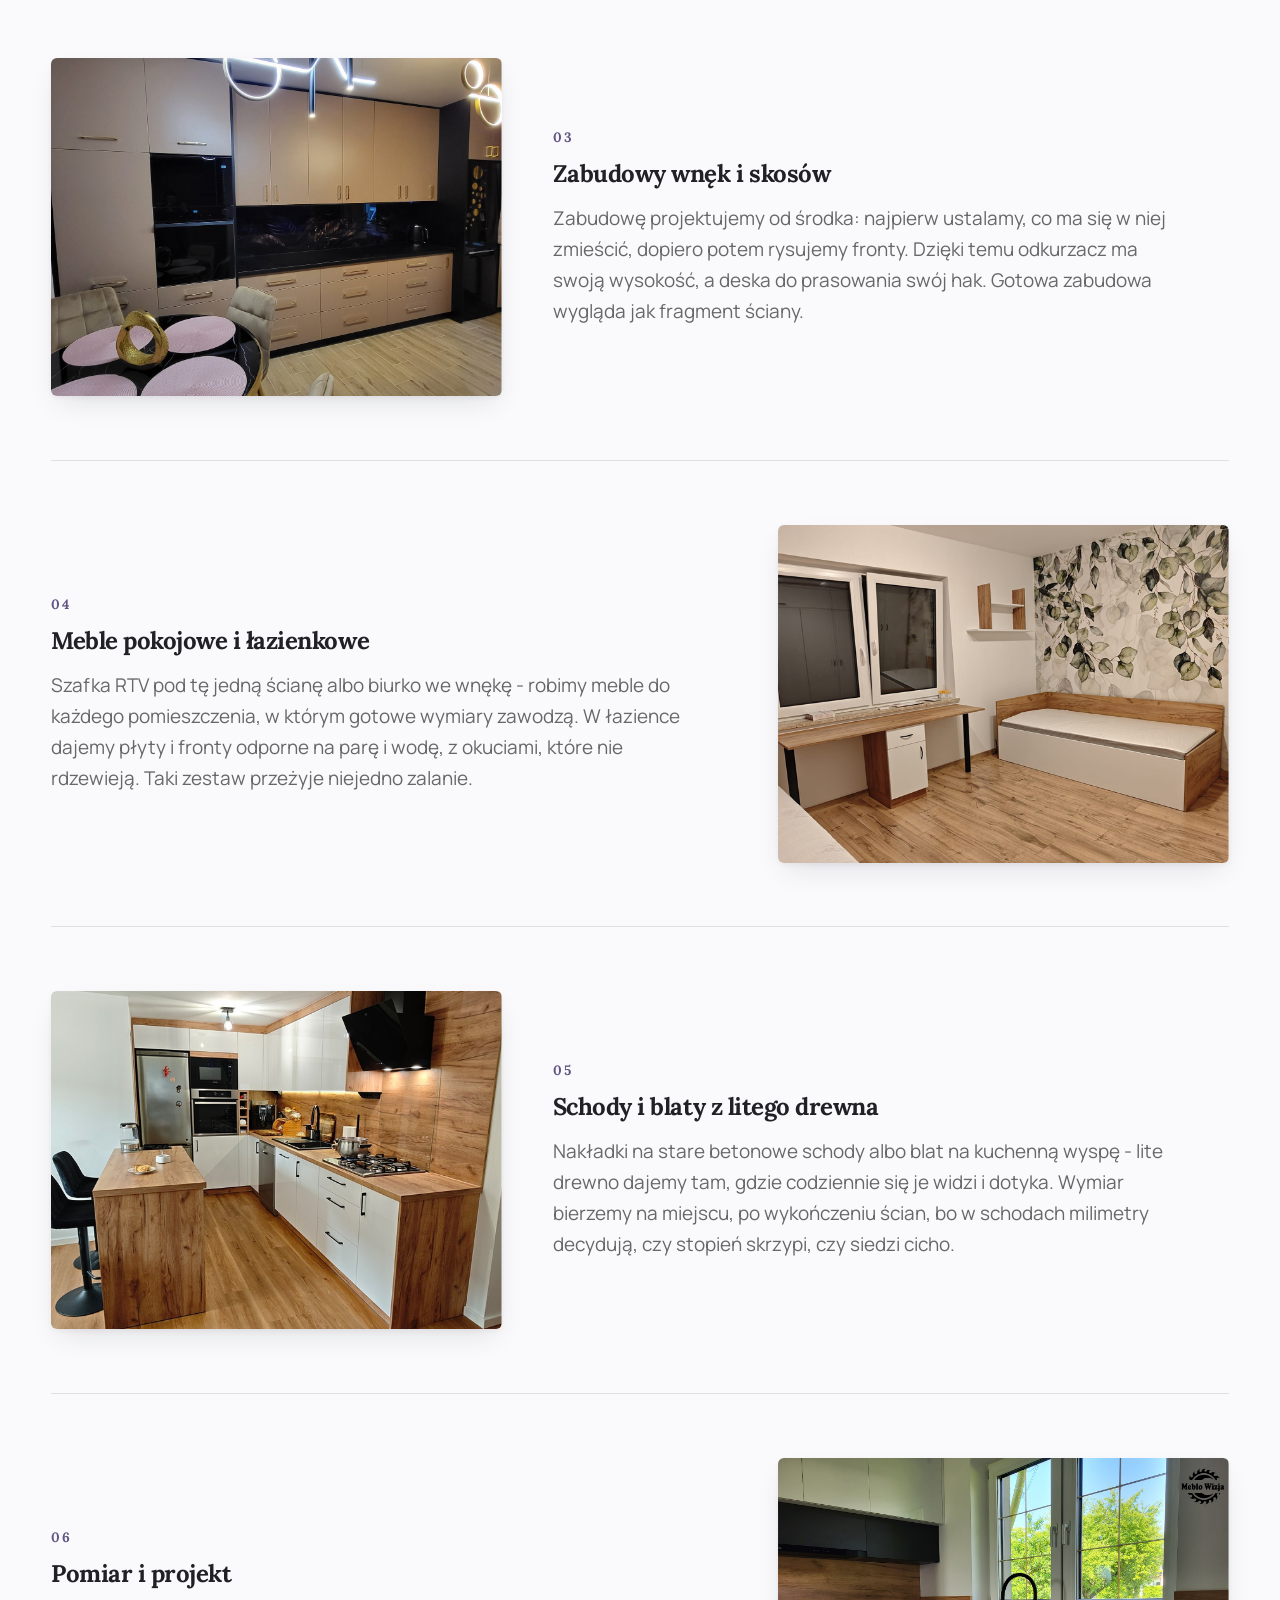
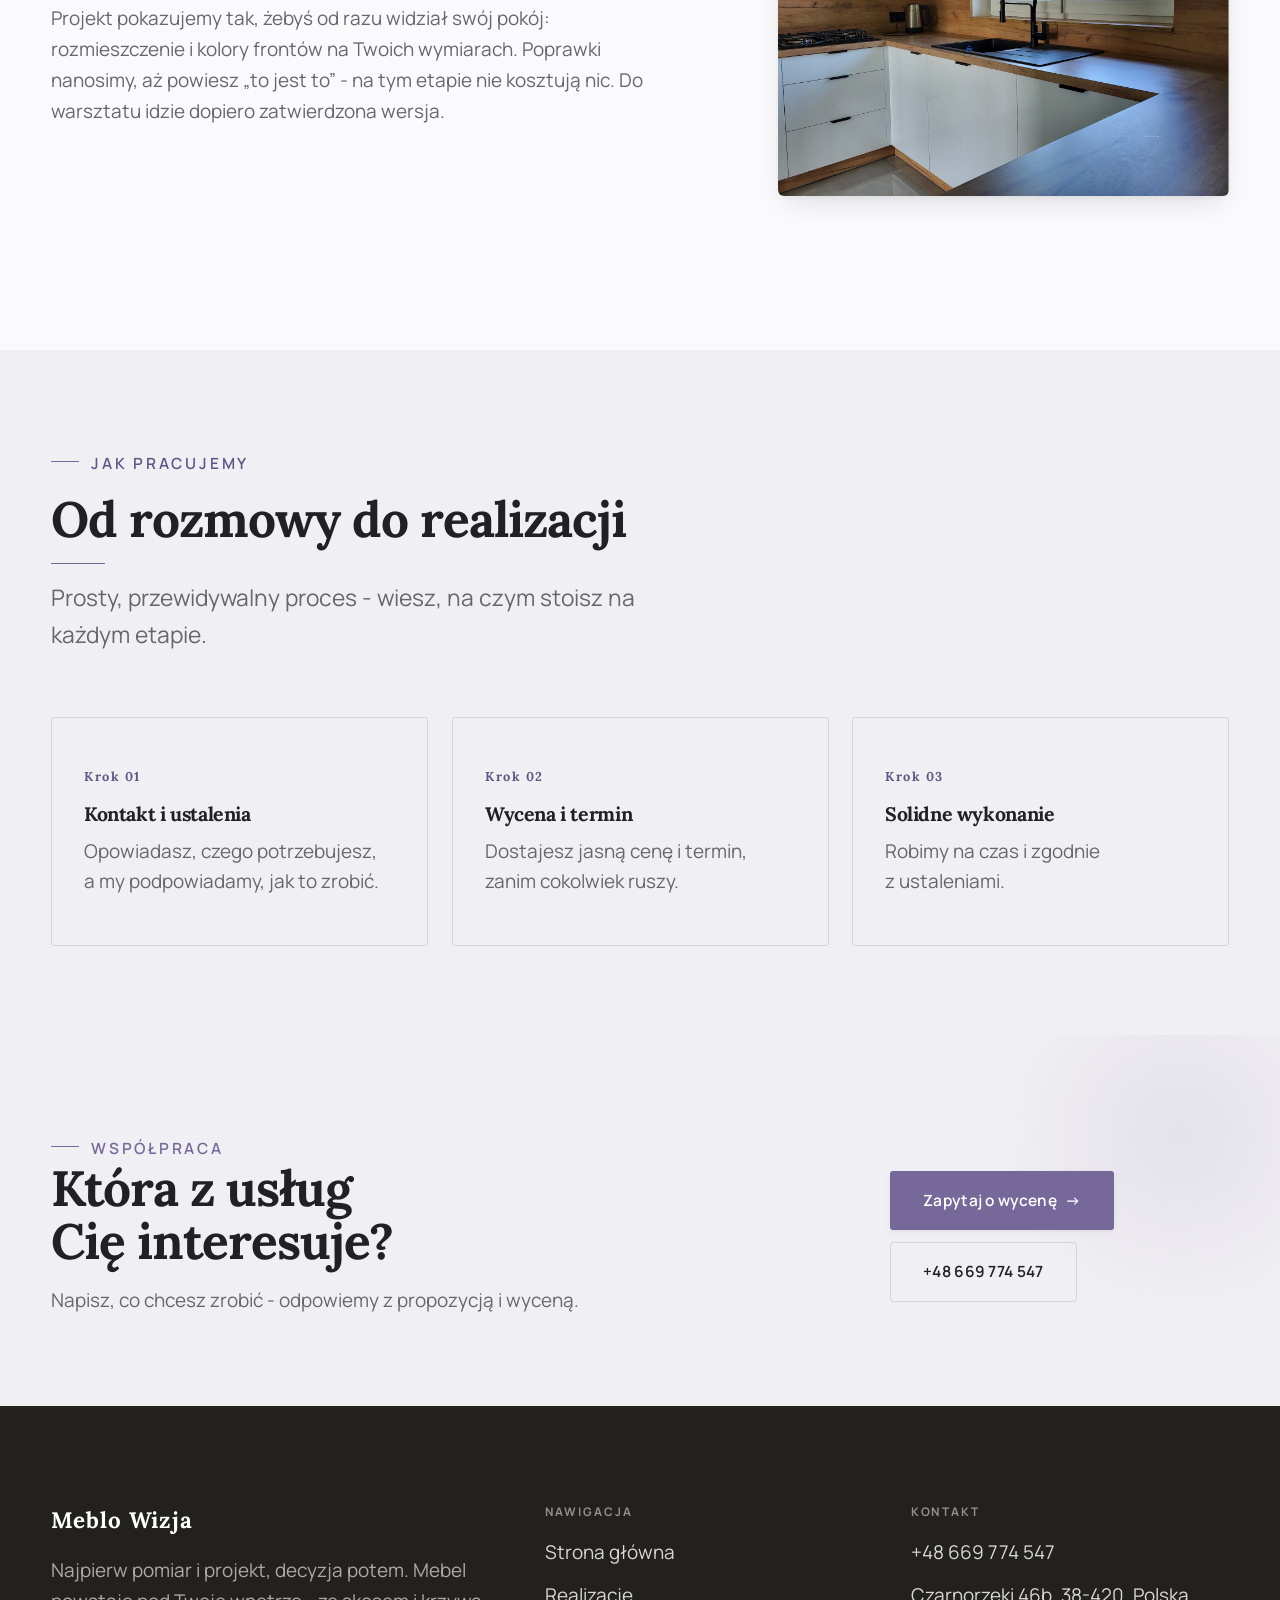
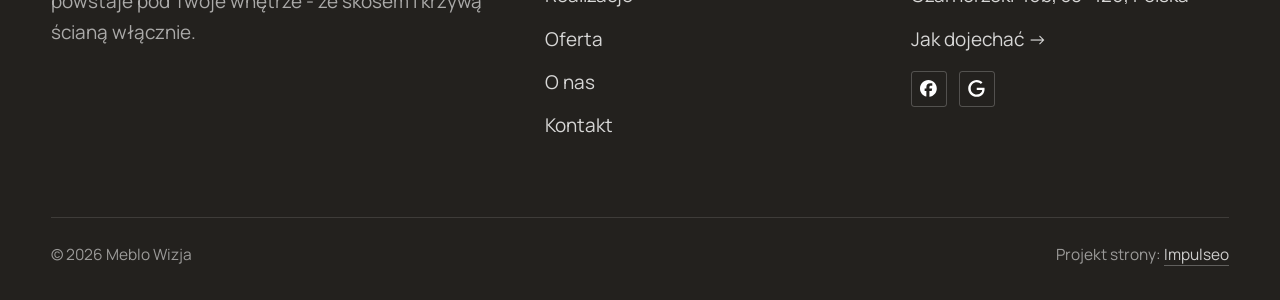
<file: oferta.html>
<!DOCTYPE html>
<html lang="pl">
<head>
<meta charset="UTF-8">
<meta name="viewport" content="width=device-width, initial-scale=1.0">
<title>Oferta - Meblo Wizja</title>
<meta name="description" content="Meble na wymiar w Czarnorzekach: kuchnie, szafy i zabudowy pod Twoje wnętrze. Bezpłatny pomiar i projekt, jedna cena, montaż z gwarancją. Zadzwoń: +48 669 774 547.">
<link rel="canonical" href="https://kris20032.github.io/meblo-wizja/oferta.html">
<meta name="robots" content="noindex, nofollow">
<meta property="og:type" content="website">
<meta property="og:locale" content="pl_PL">
<meta property="og:site_name" content="Meblo Wizja">
<meta property="og:title" content="Oferta - Meblo Wizja">
<meta property="og:description" content="Meble na wymiar w Czarnorzekach: kuchnie, szafy i zabudowy pod Twoje wnętrze. Bezpłatny pomiar i projekt, jedna cena, montaż z gwarancją. Zadzwoń: +48 669 774 547.">
<meta property="og:url" content="https://kris20032.github.io/meblo-wizja/oferta.html">
<meta property="og:image" content="https://kris20032.github.io/meblo-wizja/img/og.jpg">
<meta property="og:image:width" content="1200">
<meta property="og:image:height" content="630">
<meta name="twitter:card" content="summary_large_image">
<link rel="preconnect" href="https://fonts.googleapis.com">
<link rel="preconnect" href="https://fonts.gstatic.com" crossorigin>
<link href="https://fonts.googleapis.com/css2?family=Lora:wght@500;600;700&family=Manrope:wght@400;500;600&display=swap" rel="stylesheet">
<link rel="stylesheet" href="assets/styles.css?v=5cfed726">
</head>
<body>

<header class="nav">
  <div class="wrap nav-inner">
    <a class="brand brand-has-logo" href="index.html"><img class="brand-logo" src="img/logo.png" alt="Meblo Wizja" width="649" height="546" decoding="async"></a>
    <nav class="nav-links">
      <a href="index.html">Strona główna</a>
      <a href="realizacje.html">Realizacje</a>
      <a href="oferta.html" class="active" aria-current="page">Oferta</a>
      <a href="o-nas.html">O nas</a>
      <a href="kontakt.html">Kontakt</a>
      <a href="kontakt.html" class="btn btn-accent">Zapytaj o wycenę</a>
    </nav>
    <button class="nav-toggle" aria-label="Menu"><span></span><span></span><span></span></button>
  </div>
</header>

<main>
<section class="pagehead">
  <img src="img/g11.jpg" alt="Meblo Wizja - Zakres robót" width="1600" height="1068" decoding="async">
  <div class="wrap">
    <span class="eyebrow">Oferta</span>
    <h1>Zakres robót</h1>
  </div>
</section>
<section>
  <div class="wrap">
    <div class="svc-row reveal">
      <div class="svc-row-art"><img src="img/g6.jpg" alt="Kuchnie na wymiar" loading="lazy" width="1600" height="1200" decoding="async"></div>
      <div>
        <span class="num">01</span>
        <h3>Kuchnie na wymiar</h3>
        <p class="muted">Kuchnia ma pasować do tego, jak gotujesz. Rozrysowujemy zabudowę pod Twoje sprzęty i nawyki: wysokość blatu pod Twój wzrost, szuflady tam, gdzie sięgasz najczęściej. Szafki prowadzimy do sufitu, żeby nic nie kurzyło się na wierzchu. Projekt oglądasz, zanim zamówimy materiał.</p>
      </div>
    </div>
    <div class="svc-row rev reveal">
      <div class="svc-row-art"><img src="img/g10.jpg" alt="Szafa przesuwna pod skosem" loading="lazy" width="1600" height="1200" decoding="async"></div>
      <div>
        <span class="num">02</span>
        <h3>Szafy i garderoby</h3>
        <p class="muted">Szafa na wymiar bierze przestrzeń od podłogi po sufit, bez martwej szczeliny na kurz. Środek planujemy razem: drążki i szuflady pod to, co naprawdę wieszasz i składasz. Drzwi przesuwne albo otwierane - zależnie od tego, ile miejsca ma pokój.</p>
      </div>
    </div>
    <div class="svc-row reveal">
      <div class="svc-row-art"><img src="img/g7.jpg" alt="Zabudowy wnęk i skosów" loading="lazy" width="1600" height="1068" decoding="async"></div>
      <div>
        <span class="num">03</span>
        <h3>Zabudowy wnęk i skosów</h3>
        <p class="muted">Zabudowę projektujemy od środka: najpierw ustalamy, co ma się w niej zmieścić, dopiero potem rysujemy fronty. Dzięki temu odkurzacz ma swoją wysokość, a deska do prasowania swój hak. Gotowa zabudowa wygląda jak fragment ściany.</p>
      </div>
    </div>
    <div class="svc-row rev reveal">
      <div class="svc-row-art"><img src="img/g13.jpg" alt="Meble pokojowe i łazienkowe" loading="lazy" width="1600" height="1068" decoding="async"></div>
      <div>
        <span class="num">04</span>
        <h3>Meble pokojowe i łazienkowe</h3>
        <p class="muted">Szafka RTV pod tę jedną ścianę albo biurko we wnękę - robimy meble do każdego pomieszczenia, w którym gotowe wymiary zawodzą. W łazience dajemy płyty i fronty odporne na parę i wodę, z okuciami, które nie rdzewieją. Taki zestaw przeżyje niejedno zalanie.</p>
      </div>
    </div>
    <div class="svc-row reveal">
      <div class="svc-row-art"><img src="img/g9.jpg" alt="Schody i blaty z litego drewna" loading="lazy" width="1600" height="1068" decoding="async"></div>
      <div>
        <span class="num">05</span>
        <h3>Schody i blaty z litego drewna</h3>
        <p class="muted">Nakładki na stare betonowe schody albo blat na kuchenną wyspę - lite drewno dajemy tam, gdzie codziennie się je widzi i dotyka. Wymiar bierzemy na miejscu, po wykończeniu ścian, bo w schodach milimetry decydują, czy stopień skrzypi, czy siedzi cicho.</p>
      </div>
    </div>
    <div class="svc-row rev reveal">
      <div class="svc-row-art"><img src="img/about.jpg" alt="Kuchnia po montażu" loading="lazy" width="1600" height="1200" decoding="async"></div>
      <div>
        <span class="num">06</span>
        <h3>Pomiar i projekt</h3>
        <p class="muted">Projekt pokazujemy tak, żebyś od razu widział swój pokój: rozmieszczenie i kolory frontów na Twoich wymiarach. Poprawki nanosimy, aż powiesz „to jest to” - na tym etapie nie kosztują nic. Do warsztatu idzie dopiero zatwierdzona wersja.</p>
      </div>
    </div>
  </div>
</section>
<section class="trust">
  <div class="wrap">
    <div class="head reveal">
      <span class="eyebrow">Jak pracujemy</span>
      <h2>Od rozmowy do realizacji</h2>
      <p>Prosty, przewidywalny proces - wiesz, na czym stoisz na każdym etapie.</p>
    </div>
    <div class="svc-grid">
      <div class="svc reveal"><div class="ic">Krok 01</div><h3>Kontakt i ustalenia</h3><p>Opowiadasz, czego potrzebujesz, a my podpowiadamy, jak to zrobić.</p></div>
      <div class="svc reveal"><div class="ic">Krok 02</div><h3>Wycena i termin</h3><p>Dostajesz jasną cenę i termin, zanim cokolwiek ruszy.</p></div>
      <div class="svc reveal"><div class="ic">Krok 03</div><h3>Solidne wykonanie</h3><p>Robimy na czas i zgodnie z ustaleniami.</p></div>
    </div>
  </div>
</section>
<section class="cta">
  <div class="wrap">
    <div class="reveal">
      <span class="eyebrow">Współpraca</span>
      <h2>Która z usług Cię interesuje?</h2>
      <p>Napisz, co chcesz zrobić - odpowiemy z propozycją i wyceną.</p>
    </div>
    <div class="cta-actions reveal">
      <a href="kontakt.html" class="btn btn-light">Zapytaj o wycenę <span class="arr">→</span></a>
      <a href="tel:+48669774547" class="btn btn-ghost btn-ghost-cta">+48 669 774 547</a>
    </div>
  </div>
</section>
</main>

<footer>
  <div class="wrap">
    <div class="foot-grid">
      <div class="foot-brand">
        <div class="name">Meblo Wizja</div>
        <p>Najpierw pomiar i projekt, decyzja potem. Mebel powstaje pod Twoje wnętrze - ze skosem i krzywą ścianą włącznie.</p>
      </div>
      <div class="foot-col">
        <h4>Nawigacja</h4>
        <a href="index.html">Strona główna</a>
        <a href="realizacje.html">Realizacje</a>
        <a href="oferta.html">Oferta</a>
        <a href="o-nas.html">O nas</a>
        <a href="kontakt.html">Kontakt</a>
      </div>
      <div class="foot-col">
        <h4>Kontakt</h4>
        <a href="tel:+48669774547">+48 669 774 547</a>
        <p>Czarnorzeki 46b, 38-420, Polska</p>
        <a href="https://maps.google.com/?cid=14972425121612137353&g_mp=Cidnb29nbGUubWFwcy5wbGFjZXMudjEuUGxhY2VzLlNlYXJjaFRleHQQAhgEIAA" target="_blank" rel="noopener">Jak dojechać →</a>
      <div class="foot-soc">
        <a class="soc" href="https://www.facebook.com/p/Meblo-Wizja-Meble-na-wymiar-100085289753179/" target="_blank" rel="noopener" aria-label="Facebook - Meblo Wizja"><svg viewBox="0 0 24 24" aria-hidden="true" focusable="false"><path d="M9.101 23.691v-7.98H6.627v-3.667h2.474v-1.58c0-4.085 1.848-5.978 5.858-5.978.401 0 .955.042 1.468.103a8.68 8.68 0 0 1 1.141.195v3.325a8.623 8.623 0 0 0-.653-.036 26.805 26.805 0 0 0-.733-.009c-.707 0-1.259.096-1.675.309a1.686 1.686 0 0 0-.679.622c-.258.42-.374.995-.374 1.752v1.297h3.919l-.386 2.103-.287 1.564h-3.246v8.245C19.396 23.238 24 18.179 24 12.044c0-6.627-5.373-12-12-12s-12 5.373-12 12c0 5.628 3.874 10.35 9.101 11.647Z" fill="currentColor"/></svg></a>
        <a class="soc" href="https://maps.google.com/?cid=14972425121612137353&g_mp=Cidnb29nbGUubWFwcy5wbGFjZXMudjEuUGxhY2VzLlNlYXJjaFRleHQQAhgEIAA" target="_blank" rel="noopener" aria-label="Google - Meblo Wizja"><svg viewBox="0 0 24 24" aria-hidden="true" focusable="false"><path d="M12.48 10.92v3.28h7.84c-.24 1.84-.853 3.187-1.787 4.133-1.147 1.147-2.933 2.4-6.053 2.4-4.827 0-8.6-3.893-8.6-8.72s3.773-8.72 8.6-8.72c2.6 0 4.507 1.027 5.907 2.347l2.307-2.307C18.747 1.44 16.133 0 12.48 0 5.867 0 .307 5.387.307 12s5.56 12 12.173 12c3.573 0 6.267-1.173 8.373-3.36 2.16-2.16 2.84-5.213 2.84-7.667 0-.76-.053-1.467-.173-2.053H12.48z" fill="currentColor"/></svg></a>
      </div>
      </div>
    </div>
    <div class="foot-bot">
      <span>© 2026 Meblo Wizja</span>
      <span>Projekt strony: <a class="foot-credit" href="https://impulseo.pl" target="_blank" rel="noopener">Impulseo</a></span>
    </div>
  </div>
</footer>
<div class="sticky-reserve"><a class="sr-book" href="kontakt.html">Zapytaj o wycenę</a><a class="sr-call" href="tel:+48669774547" aria-label="Zadzwoń"><svg class="ico-tel" width="16" height="16" viewBox="0 0 24 24" fill="none" aria-hidden="true"><path d="M6.6 10.8a15.5 15.5 0 0 0 6.6 6.6l2.2-2.2a1 1 0 0 1 1-.24 11.4 11.4 0 0 0 3.6.58 1 1 0 0 1 1 1V20a1 1 0 0 1-1 1A17 17 0 0 1 3 4a1 1 0 0 1 1-1h3.5a1 1 0 0 1 1 1c0 1.25.2 2.46.58 3.6a1 1 0 0 1-.25 1l-2.23 2.2Z" fill="currentColor"/></svg></a></div>
<div class="demo-wazne" data-do="2026-08-16" data-cykl="3" hidden><svg class="dw-ico" width="13" height="13" viewBox="0 0 24 24" fill="none" aria-hidden="true"><circle cx="12" cy="12" r="8.6" stroke="currentColor" stroke-width="1.8"/><path d="M12 7.2V12l3.3 2" stroke="currentColor" stroke-width="1.8" stroke-linecap="round"/></svg><span class="dw-txt"></span></div>

<script src="assets/main.js"></script>
</body>
</html>
</file>
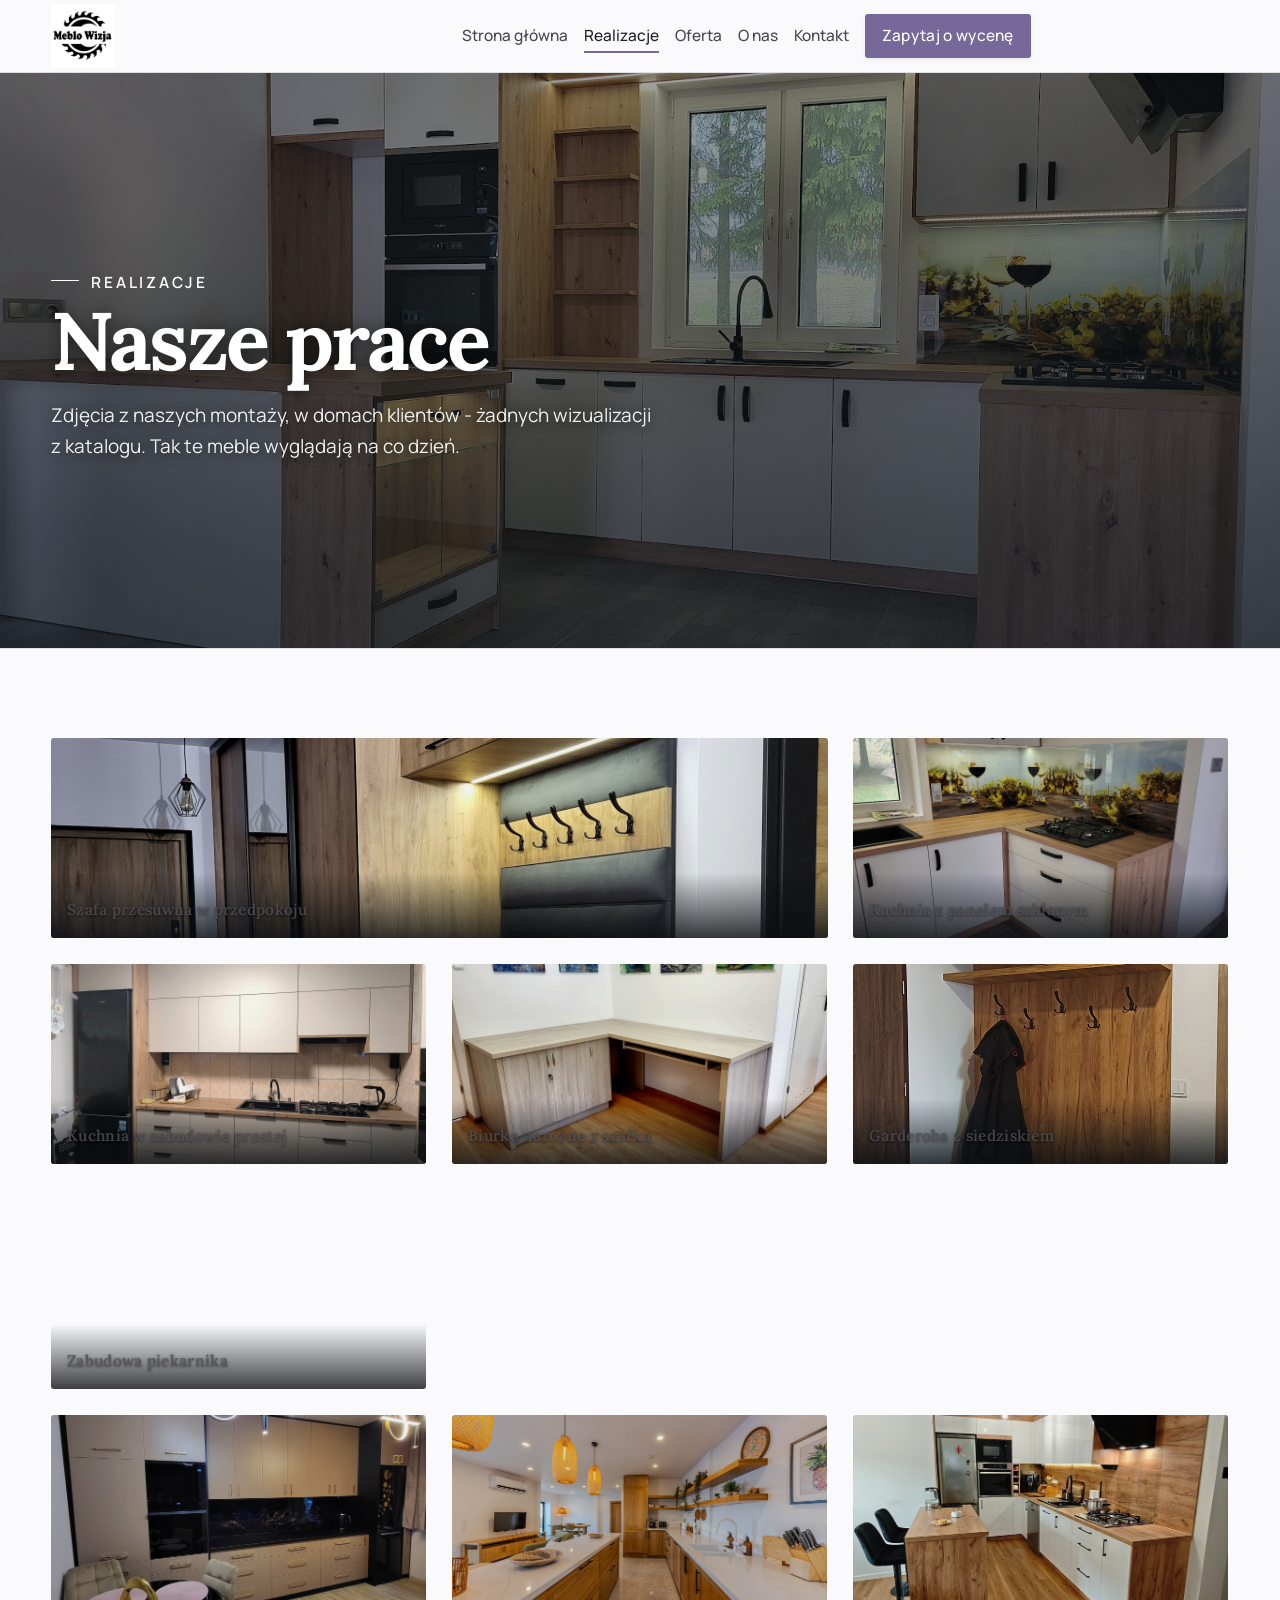
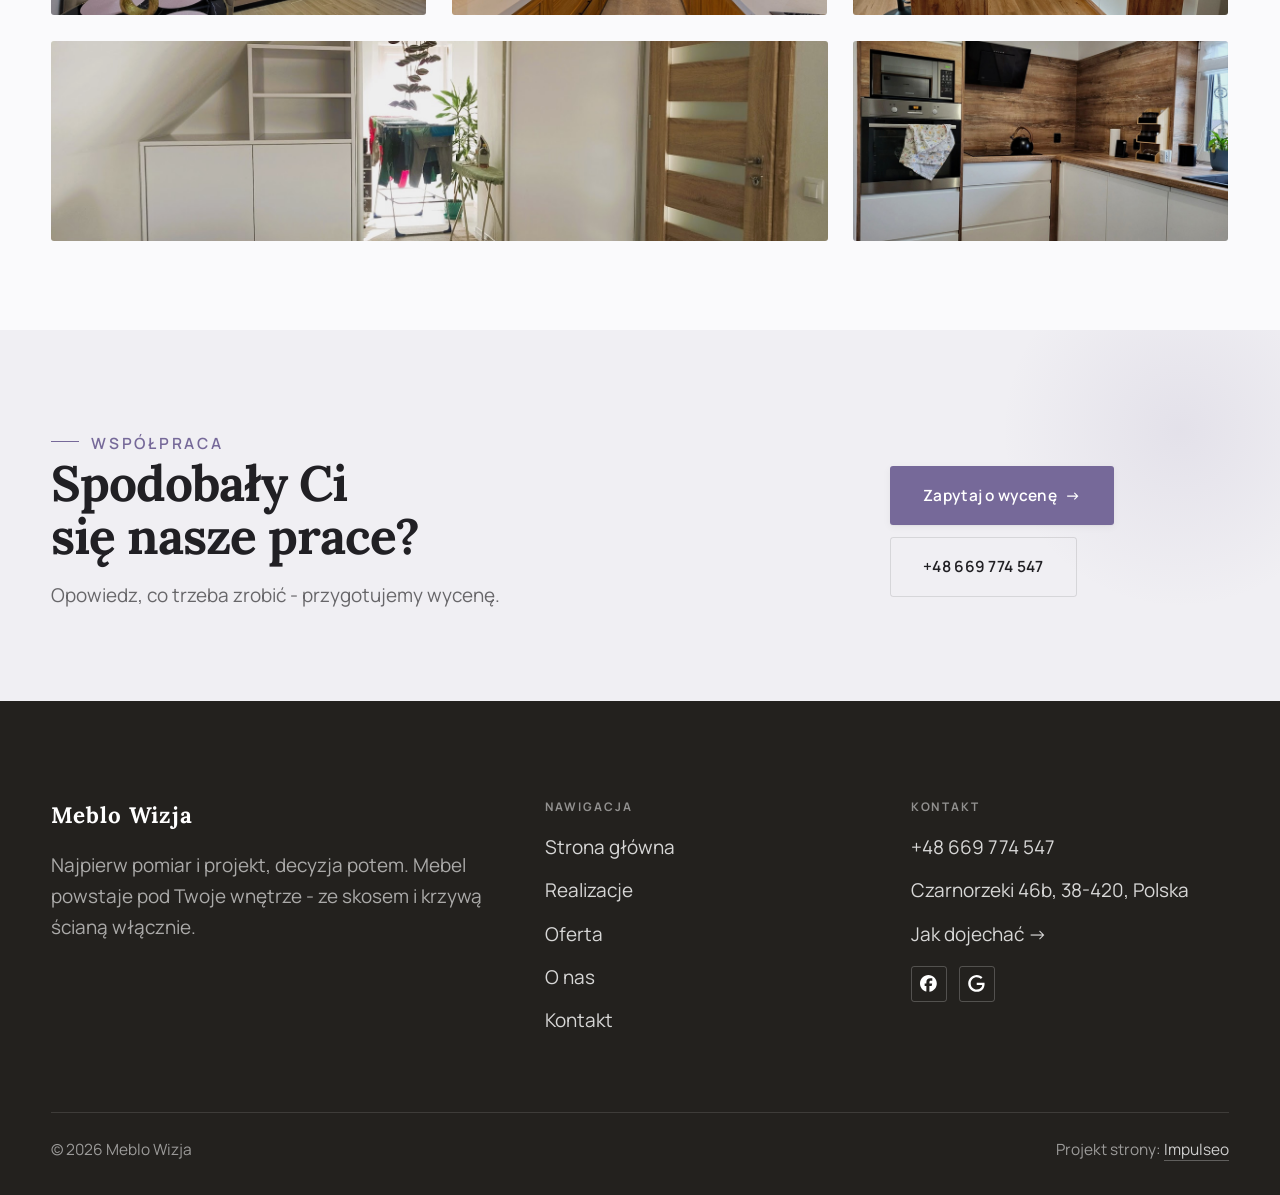
<file: realizacje.html>
<!DOCTYPE html>
<html lang="pl">
<head>
<meta charset="UTF-8">
<meta name="viewport" content="width=device-width, initial-scale=1.0">
<title>Realizacje - Meblo Wizja</title>
<meta name="description" content="Realizacje Meblo Wizja: Kuchnia na wymiar, Szafa wnękowa, Garderoba, Zabudowa pod skosem, Blat z litego drewna">
<link rel="canonical" href="https://kris20032.github.io/meblo-wizja/realizacje.html">
<meta name="robots" content="noindex, nofollow">
<meta property="og:type" content="website">
<meta property="og:locale" content="pl_PL">
<meta property="og:site_name" content="Meblo Wizja">
<meta property="og:title" content="Realizacje - Meblo Wizja">
<meta property="og:description" content="Realizacje Meblo Wizja: Kuchnia na wymiar, Szafa wnękowa, Garderoba, Zabudowa pod skosem, Blat z litego drewna">
<meta property="og:url" content="https://kris20032.github.io/meblo-wizja/realizacje.html">
<meta property="og:image" content="https://kris20032.github.io/meblo-wizja/img/og.jpg">
<meta property="og:image:width" content="1200">
<meta property="og:image:height" content="630">
<meta name="twitter:card" content="summary_large_image">
<link rel="preconnect" href="https://fonts.googleapis.com">
<link rel="preconnect" href="https://fonts.gstatic.com" crossorigin>
<link href="https://fonts.googleapis.com/css2?family=Lora:wght@500;600;700&family=Manrope:wght@400;500;600&display=swap" rel="stylesheet">
<link rel="stylesheet" href="assets/styles.css?v=5cfed726">
</head>
<body>

<header class="nav">
  <div class="wrap nav-inner">
    <a class="brand brand-has-logo" href="index.html"><img class="brand-logo" src="img/logo.png" alt="Meblo Wizja" width="649" height="546" decoding="async"></a>
    <nav class="nav-links">
      <a href="index.html">Strona główna</a>
      <a href="realizacje.html" class="active" aria-current="page">Realizacje</a>
      <a href="oferta.html">Oferta</a>
      <a href="o-nas.html">O nas</a>
      <a href="kontakt.html">Kontakt</a>
      <a href="kontakt.html" class="btn btn-accent">Zapytaj o wycenę</a>
    </nav>
    <button class="nav-toggle" aria-label="Menu"><span></span><span></span><span></span></button>
  </div>
</header>

<main>
<section class="pagehead">
  <img src="img/hero.jpg" alt="Meblo Wizja - Nasze prace" width="1600" height="1200" decoding="async">
  <div class="wrap">
    <span class="eyebrow">Realizacje</span>
    <h1>Nasze prace</h1>
    <p>Zdjęcia z naszych montaży, w domach klientów - żadnych wizualizacji z katalogu. Tak te meble wyglądają na co dzień.</p>
  </div>
</section>
<section>
  <div class="wrap">
    <div class="gallery">
      <div class="tile t-two3 reveal"><img src="img/g1.jpg" alt="Szafa przesuwna w przedpokoju" loading="lazy" width="1600" height="1200" decoding="async"><div class="cap">Szafa przesuwna w przedpokoju</div></div>
      <div class="tile t-third reveal"><img src="img/g2.jpg" alt="Kuchnia z panelem szklanym" loading="lazy" width="1600" height="1200" decoding="async"><div class="cap">Kuchnia z panelem szklanym</div></div>
      <div class="tile t-third reveal"><img src="img/g3.jpg" alt="Kuchnia w zabudowie prostej" loading="lazy" width="1600" height="1200" decoding="async"><div class="cap">Kuchnia w zabudowie prostej</div></div>
      <div class="tile t-third reveal"><img src="img/g4.jpg" alt="Biurko narożne z szafką" loading="lazy" width="1600" height="1200" decoding="async"><div class="cap">Biurko narożne z szafką</div></div>
      <div class="tile t-third reveal"><img src="img/g5.jpg" alt="Garderoba z siedziskiem" loading="lazy" width="684" height="1080" decoding="async"><div class="cap">Garderoba z siedziskiem</div></div>
      <div class="tile t-third reveal"><img src="img/g6.jpg" alt="Zabudowa piekarnika" loading="lazy" width="1600" height="1200" decoding="async"><div class="cap">Zabudowa piekarnika</div></div>
      <div class="tile t-two3 reveal"><img src="img/about.jpg" alt="Meblo Wizja" loading="lazy" width="1600" height="1200" decoding="async"></div>
      <div class="tile t-third reveal"><img src="img/g7.jpg" alt="Meblo Wizja" loading="lazy" width="1600" height="1068" decoding="async"></div>
      <div class="tile t-third reveal"><img src="img/g8.jpg" alt="Meblo Wizja" loading="lazy" width="1600" height="1066" decoding="async"></div>
      <div class="tile t-third reveal"><img src="img/g9.jpg" alt="Meblo Wizja" loading="lazy" width="1600" height="1068" decoding="async"></div>
      <div class="tile t-two3 reveal"><img src="img/g10.jpg" alt="Szafa przesuwna pod skosem" loading="lazy" width="1600" height="1200" decoding="async"></div>
      <div class="tile t-third reveal"><img src="img/g11.jpg" alt="Meblo Wizja" loading="lazy" width="1600" height="1068" decoding="async"></div>
    </div>
  </div>
</section>
<section class="cta">
  <div class="wrap">
    <div class="reveal">
      <span class="eyebrow">Współpraca</span>
      <h2>Spodobały Ci się nasze prace?</h2>
      <p>Opowiedz, co trzeba zrobić - przygotujemy wycenę.</p>
    </div>
    <div class="cta-actions reveal">
      <a href="kontakt.html" class="btn btn-light">Zapytaj o wycenę <span class="arr">→</span></a>
      <a href="tel:+48669774547" class="btn btn-ghost btn-ghost-cta">+48 669 774 547</a>
    </div>
  </div>
</section>
</main>

<footer>
  <div class="wrap">
    <div class="foot-grid">
      <div class="foot-brand">
        <div class="name">Meblo Wizja</div>
        <p>Najpierw pomiar i projekt, decyzja potem. Mebel powstaje pod Twoje wnętrze - ze skosem i krzywą ścianą włącznie.</p>
      </div>
      <div class="foot-col">
        <h4>Nawigacja</h4>
        <a href="index.html">Strona główna</a>
        <a href="realizacje.html">Realizacje</a>
        <a href="oferta.html">Oferta</a>
        <a href="o-nas.html">O nas</a>
        <a href="kontakt.html">Kontakt</a>
      </div>
      <div class="foot-col">
        <h4>Kontakt</h4>
        <a href="tel:+48669774547">+48 669 774 547</a>
        <p>Czarnorzeki 46b, 38-420, Polska</p>
        <a href="https://maps.google.com/?cid=14972425121612137353&g_mp=Cidnb29nbGUubWFwcy5wbGFjZXMudjEuUGxhY2VzLlNlYXJjaFRleHQQAhgEIAA" target="_blank" rel="noopener">Jak dojechać →</a>
      <div class="foot-soc">
        <a class="soc" href="https://www.facebook.com/p/Meblo-Wizja-Meble-na-wymiar-100085289753179/" target="_blank" rel="noopener" aria-label="Facebook - Meblo Wizja"><svg viewBox="0 0 24 24" aria-hidden="true" focusable="false"><path d="M9.101 23.691v-7.98H6.627v-3.667h2.474v-1.58c0-4.085 1.848-5.978 5.858-5.978.401 0 .955.042 1.468.103a8.68 8.68 0 0 1 1.141.195v3.325a8.623 8.623 0 0 0-.653-.036 26.805 26.805 0 0 0-.733-.009c-.707 0-1.259.096-1.675.309a1.686 1.686 0 0 0-.679.622c-.258.42-.374.995-.374 1.752v1.297h3.919l-.386 2.103-.287 1.564h-3.246v8.245C19.396 23.238 24 18.179 24 12.044c0-6.627-5.373-12-12-12s-12 5.373-12 12c0 5.628 3.874 10.35 9.101 11.647Z" fill="currentColor"/></svg></a>
        <a class="soc" href="https://maps.google.com/?cid=14972425121612137353&g_mp=Cidnb29nbGUubWFwcy5wbGFjZXMudjEuUGxhY2VzLlNlYXJjaFRleHQQAhgEIAA" target="_blank" rel="noopener" aria-label="Google - Meblo Wizja"><svg viewBox="0 0 24 24" aria-hidden="true" focusable="false"><path d="M12.48 10.92v3.28h7.84c-.24 1.84-.853 3.187-1.787 4.133-1.147 1.147-2.933 2.4-6.053 2.4-4.827 0-8.6-3.893-8.6-8.72s3.773-8.72 8.6-8.72c2.6 0 4.507 1.027 5.907 2.347l2.307-2.307C18.747 1.44 16.133 0 12.48 0 5.867 0 .307 5.387.307 12s5.56 12 12.173 12c3.573 0 6.267-1.173 8.373-3.36 2.16-2.16 2.84-5.213 2.84-7.667 0-.76-.053-1.467-.173-2.053H12.48z" fill="currentColor"/></svg></a>
      </div>
      </div>
    </div>
    <div class="foot-bot">
      <span>© 2026 Meblo Wizja</span>
      <span>Projekt strony: <a class="foot-credit" href="https://impulseo.pl" target="_blank" rel="noopener">Impulseo</a></span>
    </div>
  </div>
</footer>
<div class="sticky-reserve"><a class="sr-book" href="kontakt.html">Zapytaj o wycenę</a><a class="sr-call" href="tel:+48669774547" aria-label="Zadzwoń"><svg class="ico-tel" width="16" height="16" viewBox="0 0 24 24" fill="none" aria-hidden="true"><path d="M6.6 10.8a15.5 15.5 0 0 0 6.6 6.6l2.2-2.2a1 1 0 0 1 1-.24 11.4 11.4 0 0 0 3.6.58 1 1 0 0 1 1 1V20a1 1 0 0 1-1 1A17 17 0 0 1 3 4a1 1 0 0 1 1-1h3.5a1 1 0 0 1 1 1c0 1.25.2 2.46.58 3.6a1 1 0 0 1-.25 1l-2.23 2.2Z" fill="currentColor"/></svg></a></div>
<div class="demo-wazne" data-do="2026-08-16" data-cykl="3" hidden><svg class="dw-ico" width="13" height="13" viewBox="0 0 24 24" fill="none" aria-hidden="true"><circle cx="12" cy="12" r="8.6" stroke="currentColor" stroke-width="1.8"/><path d="M12 7.2V12l3.3 2" stroke="currentColor" stroke-width="1.8" stroke-linecap="round"/></svg><span class="dw-txt"></span></div>

<script src="assets/main.js"></script>
</body>
</html>
</file>
<file: assets/styles.css>
/* ============================================================
   STOLBASZ — premium, architektoniczny B2B fit-out
   Jasna paleta, zero brązu. System wg premium-web-craft.
   Projekt strony: Impulseo (impulseo.pl)
   ============================================================ */

:root{
  /* PALETA — jasna, architektoniczna, chłodna */
  --paper:#F3F1EC;          /* główne tło */
  --paper-2:#E6E3DB;        /* sekcje alternatywne (chłodny jasny szary) */
  --paper-3:#E6E3DB;        /* delikatne wypełnienia */
  --ink:#23211E;            /* tekst główny — chłodny grafit */
  --ink-soft:#43403A;       /* nagłówki drugorzędne */
  --muted:#87837A;          /* tekst poboczny */
  --line:rgba(35,33,30,.12);/* hairline */
  --accent:#8A6B3C;         /* stonowany petrol-slate — jedyny akcent */
  --accent-d:#6E5430;
  --accent-soft:rgba(138,107,60,.10);
  --dark:#23211E;           /* sekcje ciemne (stopka/CTA) */

  /* HOVER ZDJĘĆ — JEDEN standard dla całego silnika (decyzja K. 04.08.2026, artefakt z wariantami).
     AKTUALNE (K.+Szymon 09.08.2026, wybór z artefaktu 6 wariantów): zoom 1.05 przy 1.4s -
     przy tak długim czasie mocniejszy kadr NIE skacze, tylko „oddycha". Poprzedni standard
     (1.02 / .55s z 04.08) odbierany jako dynamiczny i szybki.
     Spoczynek lekko przygaszony, ale TYLKO tam, gdzie jest mysz (@media hover:hover) —
     na telefonie zdjęcia zostają w pełnej jasności. */
  --img-zoom:1.05;                   /* K.+Szymon 09.08: wariant F z artefaktu porównawczego */
  --img-rest:brightness(.95) saturate(.99);
  --img-hot:brightness(1.06) saturate(1.05);
  --img-dur:1.4s;                    /* K.+Szymon 09.08 (wariant F): powoli = elegancko */
  --img-ease:cubic-bezier(.16,.84,.44,1);  /* miękki ogon, efekt „oddychania" */

  /* ODSTĘPY — skala 4/8 */
  --space-1:4px; --space-2:8px; --space-3:12px; --space-4:16px; --space-5:24px;
  --space-6:32px; --space-7:48px; --space-8:64px; --space-9:96px; --space-10:128px;

  /* TYPOGRAFIA — fluid clamp() (skala podbita 16.07.2026: większe, czytelniejsze litery — uwaga Adama) */
  --text-sm:clamp(.9rem,.87rem + .12vw,1rem);
  --text-base:clamp(1.08rem,1.04rem + .18vw,1.2rem);
  --text-lg:clamp(1.24rem,1.15rem + .34vw,1.44rem);
  --text-h3:clamp(1.34rem,1.22rem + .55vw,1.66rem);
  --text-h2:clamp(2.1rem,1.66rem + 2.1vw,3.1rem);
  --text-h1:clamp(2.9rem,2.1rem + 4vw,5.1rem);

  /* PROMIENIE — architektoniczne, raczej ostre */
  --r-sm:3px; --r-md:6px; --r-lg:10px;

  /* RUCH */
  --ease:cubic-bezier(.25,.46,.45,.94); --dur:.24s;

  /* CIENIE — miękkie, warstwowe */
  --sh-sm:0 1px 2px rgba(16,24,32,.04), 0 2px 8px rgba(16,24,32,.05);
  --sh-md:0 2px 6px rgba(16,24,32,.05), 0 12px 28px -8px rgba(16,24,32,.12);
  --sh-lg:0 6px 14px rgba(16,24,32,.07), 0 26px 56px -18px rgba(16,24,32,.22);

  --hairline:1px solid var(--line);

  --font-display:'Lora',serif;
  --font-body:'Manrope',sans-serif;
}

*{box-sizing:border-box;margin:0;padding:0}
html{scroll-behavior:smooth}
body{
  font-family:var(--font-body);
  font-size:var(--text-base);
  line-height:1.65;
  color:var(--ink);
  background:var(--paper);
  -webkit-font-smoothing:antialiased;
  text-rendering:optimizeLegibility;
}
img{max-width:100%;height:auto;display:block}  /* height:auto = width/height z atrybutów trzyma proporcje (TOP#12) */
a{color:inherit;text-decoration:none}

.wrap{width:min(92%,1180px);margin-inline:auto}
section{padding-block:clamp(52px,6.5vw,96px)}

h1,h2,h3{font-family:var(--font-display);font-weight:700;line-height:1.08;letter-spacing:-.02em;color:var(--ink)}
h1{font-size:var(--text-h1);letter-spacing:-.035em}
h2{font-size:var(--text-h2);letter-spacing:-.025em}
h3{font-size:var(--text-h3)}
/* MIARA — długość wiersza. WCAG 2.2 SC 1.4.8: max 80 znaków; Butterick: 45–90.
   68ch daje realnie 72–78 znaków polskiego tekstu, czyli z zapasem pod granicą.
   Wcześniej limit miał TYLKO <p> — <li>, <blockquote> i <dd> nie miały żadnego,
   i to jedyny powód, dla którego 23 bloki na dwóch oddanych stronach jadą po
   83–106 znaków w wierszu (pomiar 07.08.2026, bramka `miara`).
   ⚠️ Listy i definicje ograniczamy TYLKO bez klasy: `ul`/`ol` z klasą to u nas
   układ (siatki kafli, menu), a nie tekst ciągły — tam miarę wyznacza układ. */
/* 60ch, nie 68ch (K. 10.08): po zmianie fontów na węższe kroje (DM Sans i spółka)
   w 68ch mieściło się ~90 znaków - bramka pikselowa słusznie zgłaszała przekroczenie
   granicy 80. Pomiar na żywej przeglądarce: 60ch = 90 znaków, 53ch = ~78 znaków, czyli normę WCAG 1.4.8. */
:root{ --miara:53ch }
p{max-width:min(100%,var(--miara))}
blockquote,
ul:not([class])>li, ol:not([class])>li,
dl:not([class])>dd{max-width:min(100%,var(--miara))}

/* ⚠️ Świadomie BEZ wyjątku `.tile p,.card p,.svc p{max-width:none}`, choć nasuwa się sam:
   te akapity BYŁY już ograniczone (stare `p{max-width:65ch}`), więc „wyjątek" nie odblokowałby
   niczego nowego — tylko ROZLUŹNIŁ stan sprzed zmiany na wszystkich demach naraz.
   `figcaption` żadna z reguł wyżej nie dotyczy, więc też nie potrzebuje zwolnienia. */

/* ŁAMANIE. `balance` wyrównuje długości wierszy w nagłówku, `pretty` pilnuje ostatniego
   wiersza akapitu, żeby nie został w nim jeden wyraz. Obsługiwane od Chrome 117 /
   Safari 17.5; starsze przeglądarki po prostu ignorują tę własność.
   `text-wrap:pretty` nie występowało dotąd ANI RAZ w silniku ani w repo klientów. */
h1,h2,h3,.lead,.lede{text-wrap:balance}
p,li,blockquote,dd{text-wrap:pretty}

.eyebrow{
  font-family:var(--font-body);
  font-size:var(--text-sm);
  font-weight:600;
  letter-spacing:.18em;
  text-transform:uppercase;
  color:var(--accent);
  display:inline-flex;align-items:center;gap:var(--space-3);
}
/* flex:none + margin-top = kreska trzyma się PIERWSZEJ linii. Wcześniej align-items:center
   centrowało ją względem całego bloku i przy zawinięciu (długi kicker typu
   „…WNĘTRZ · LESZNO · OD 2019") druga linia lądowała z brzydkim wcięciem. */
.eyebrow{align-items:flex-start}
.eyebrow>*,.eyebrow{text-wrap:balance}   /* dlugi kicker lamal sie na sierote typu samo „2019" w drugiej linii */
.eyebrow::before{content:"";width:28px;height:1px;background:var(--accent);display:inline-block;flex:none;margin-top:.62em}

.muted{color:var(--muted)}
.lead{font-size:var(--text-lg);line-height:1.55;color:var(--ink-soft);max-width:50ch}

/* ---------- BUTTONS ---------- */
.btn{
  display:inline-flex;align-items:center;gap:var(--space-2);
  font-weight:600;font-size:var(--text-sm);letter-spacing:.02em;
  padding:var(--space-4) var(--space-6);
  border-radius:var(--r-sm);
  transition:transform var(--dur) var(--ease),box-shadow var(--dur) var(--ease),background var(--dur) var(--ease);
  cursor:pointer;border:1px solid transparent;
}
.btn-accent{background:var(--accent);color:#fff;box-shadow:var(--sh-sm)}
.btn-accent:hover{background:var(--accent-d);transform:translateY(-2px);box-shadow:var(--sh-md)}
.btn-accent:active{transform:translateY(0);box-shadow:var(--sh-sm)}
.btn-ghost{background:transparent;color:var(--ink);border-color:var(--line)}
.btn-ghost:hover{border-color:var(--accent);color:var(--accent);transform:translateY(-2px)}
.btn-light{background:#fff;color:var(--ink);box-shadow:var(--sh-sm)}
.btn-light:hover{transform:translateY(-2px);box-shadow:var(--sh-md)}
.btn .arr{transition:transform var(--dur) var(--ease)}
.btn:hover .arr{transform:translateX(4px)}

/* ---------- NAV ---------- */
.nav{
  position:sticky;top:0;z-index:50;
  background:color-mix(in srgb,var(--paper) 88%,transparent);
  backdrop-filter:saturate(140%) blur(10px);
  border-bottom:var(--hairline);
}
.nav-inner{display:flex;align-items:center;justify-content:space-between;gap:var(--space-5);height:72px}
/* ANTY-NACHODZENIE (K. 05.08.2026): długa nazwa firmy + przycisk z pełnym numerem nie mieściły się w pasku
   i flex ściskał linki PONIŻEJ ich treści - "Kontakt" wchodził na ramkę "Zadzwoń +48 ...". Teraz ustępuje
   nazwa marki (skrót wielokropkiem), a menu i przycisk nigdy się nie kurczą ani nie zachodzą na siebie. */
.brand{display:flex;flex-direction:column;line-height:1;min-width:0;flex:0 1 auto}
.brand .name{font-family:var(--font-display);font-weight:800;font-size:1.35rem;letter-spacing:.04em;white-space:nowrap;overflow:hidden;text-overflow:ellipsis}
.brand .sub{font-size:.62rem;letter-spacing:.34em;text-transform:uppercase;color:var(--muted);margin-top:5px;white-space:nowrap;overflow:hidden;text-overflow:ellipsis}
.nav-links{display:flex;align-items:center;gap:var(--space-6);flex:0 0 auto}
.nav-links a{font-size:var(--text-sm);font-weight:500;color:var(--ink-soft);position:relative;padding-block:4px;white-space:nowrap;transition:color var(--dur) var(--ease)}
.nav-links a::after{content:"";position:absolute;left:0;bottom:0;width:0;height:1.5px;background:var(--accent);transition:width var(--dur) var(--ease)}
.nav-links a:hover,.nav-links a.active{color:var(--ink)}
.nav-links a:hover::after,.nav-links a.active::after{width:100%}
.nav-links .btn{padding:var(--space-2) var(--space-5)}
/* przyciski w nav: właściwy kolor (przebij .nav-links a) + bez podkreślenia */
.nav-links a.btn-accent{color:#fff}
.nav-links a.btn-ghost,.nav-links a.btn-light{color:var(--ink)}
.nav-links a.btn::after{display:none}
.nav-toggle{display:none;background:none;border:none;cursor:pointer;flex-direction:column;gap:5px;padding:8px}
.nav-toggle span{width:24px;height:2px;background:var(--ink);transition:var(--dur)}
/* Ciasny zakres MIĘDZY menu mobilnym a pełnym pulpitem: zbijamy odstępy i nazwę marki,
   żeby wszystko zmieściło się naturalnie, zanim w ogóle dojdzie do skracania wielokropkiem. */
@media(max-width:1280px) and (min-width:921px){
  .nav-links{gap:var(--space-4)}
  .nav-links .btn{padding:var(--space-2) var(--space-4)}
  .brand .name{font-size:1.15rem}
}

/* ---------- HERO (split) ---------- */
.hero{position:relative;overflow:hidden;border-bottom:var(--hairline)}
.hero-grid{display:grid;grid-template-columns:1.05fr .95fr;gap:clamp(24px,4vw,60px);align-items:center;
  padding-block:clamp(36px,4.5vw,64px)}
.hero-copy .eyebrow{margin-bottom:var(--space-5)}
.hero-copy h1{margin-bottom:var(--space-5)}
.hero-copy .lead{margin-bottom:var(--space-7)}
.hero-actions{display:flex;flex-wrap:wrap;gap:var(--space-4)}
.hero-art{position:relative;aspect-ratio:4/3;border-radius:var(--r-lg);overflow:hidden;box-shadow:var(--sh-lg)}
.hero-art img{width:100%;height:100%;object-fit:cover}
.hero-art::after{content:"";position:absolute;inset:0;background:linear-gradient(180deg,transparent 55%,rgba(18,24,28,.28))}
.hero-badge{position:absolute;left:var(--space-5);bottom:var(--space-5);z-index:2;
  background:rgba(252,252,251,.94);backdrop-filter:blur(4px);
  border-radius:var(--r-md);padding:var(--space-4) var(--space-5);box-shadow:var(--sh-md);max-width:78%}
.hero-badge strong{display:block;font-family:var(--font-display);font-size:1rem;letter-spacing:-.01em}
.hero-badge span{font-size:var(--text-sm);color:var(--muted)}

/* ---------- HERO duży / kinowy (strona główna) ---------- */
.hero-cine{position:relative;min-height:clamp(560px,82vh,840px);min-height:clamp(560px,82svh,840px);display:flex;align-items:center;overflow:hidden;border-bottom:var(--hairline)}
.hero-cine>img{position:absolute;inset:0;width:100%;height:100%;object-fit:cover;z-index:0}
.hero-cine::after{content:"";position:absolute;inset:0;z-index:1;
  background:linear-gradient(95deg,rgba(13,18,23,.86) 0%,rgba(13,18,23,.64) 32%,rgba(13,18,23,.24) 62%,rgba(13,18,23,.04) 100%)}
.hero-cine .wrap{position:relative;z-index:2;padding-block:var(--space-8)}
.hero-cine .hero-copy{max-width:660px}
.hero-cine .eyebrow{color:#fff;margin-bottom:var(--space-5)}
.hero-cine .eyebrow::before{background:#fff}
.hero-cine h1{color:#fff;margin-bottom:var(--space-5);font-size:clamp(2.9rem,2rem + 4.4vw,5.2rem);text-wrap:balance}
.hero-cine .lead{color:rgba(255,255,255,.92);max-width:48ch;margin-bottom:var(--space-7)}
.hero-cine .hero-actions{display:flex;flex-wrap:wrap;gap:var(--space-4)}
/* NISKIE OKNO (laptop z dokiem i paskami przeglądarki ma ~700-780 px wysokości widoku):
   H1 do 5.2rem + długi lead nie mieściły się i przyciski wypadały POD krawędź ekranu -
   klient widział stronę bez ani jednego CTA. Skalujemy w dół, zamiast przycinać treść. */
@media(min-width:821px) and (max-height:820px){
  .hero-cine{min-height:clamp(520px,94svh,780px)}
  .hero-cine .wrap{padding-block:var(--space-6)}
  .hero-cine h1{font-size:clamp(2.2rem,1.5rem + 2.6vw,3.6rem);margin-bottom:var(--space-4)}
  .hero-cine .eyebrow{margin-bottom:var(--space-4)}
  .hero-cine .lead{margin-bottom:var(--space-5);max-width:44ch}
}
@media(max-width:680px){
  .hero-cine{min-height:clamp(520px,76vh,640px);min-height:clamp(520px,76svh,640px);align-items:flex-end}
  .hero-cine::after{background:linear-gradient(0deg,rgba(13,18,23,.9) 6%,rgba(13,18,23,.45) 55%,rgba(13,18,23,.25) 100%)}
  .hero-cine .wrap{padding-bottom:var(--space-9)}
  /* TELEFON (~90% oglądających): lead potrafił zająć 8 linii i zepchnąć CTA poza pierwszy ekran.
     Zwężamy interlinię i skalę - treści nie ucinamy, bo to ona sprzedaje. */
  .hero-cine .lead{font-size:.98rem;line-height:1.5;margin-bottom:var(--space-5)}
  .hero-cine .eyebrow{font-size:.72rem;letter-spacing:.13em;margin-bottom:var(--space-4)}
  .hero-cine .eyebrow::before{width:20px}
  .hero-cine h1{margin-bottom:var(--space-4)}
}

/* full-bleed hero variant (podstrony) */
.pagehead{position:relative;min-height:46vh;min-height:46svh;display:flex;align-items:flex-end;overflow:hidden;border-bottom:var(--hairline)}
.pagehead img{position:absolute;inset:0;width:100%;height:100%;object-fit:cover}
/* 10.08.2026 (decyzja K.): mocniejsze przyciemnienie + cień pod tekstem. Bramka mierzyła na
   nagłówkach podstron 3,38-3,43:1 przy wymaganych 4,5 — jasne zdjęcie (hala, śnieg, niebo)
   podchodziło pod biały tekst. Zdjęcia klientów są różne, więc kontrast musi dawać WARSTWA,
   a nie szczęśliwy dobór kadru. */
.pagehead::after{content:"";position:absolute;inset:0;background:linear-gradient(180deg,rgba(18,24,28,.40),rgba(18,24,28,.76))}
.pagehead .wrap{position:relative;z-index:2;padding-block:var(--space-9);color:#fff}
.pagehead h1{color:#fff;max-width:18ch;text-shadow:0 2px 16px rgba(0,0,0,.55)}
.pagehead .eyebrow{color:#fff}
.pagehead .eyebrow::before{background:#fff}
.pagehead p{color:rgba(255,255,255,.92);margin-top:var(--space-4);max-width:54ch;text-shadow:0 1px 12px rgba(0,0,0,.5)}

/* ---------- STRIP (pasek skrótów / liczby) ---------- */
.strip{background:var(--dark);color:#fff}
/* PASEK HASEŁ — standard 04.08.2026 (decyzja K.): 5 haseł w JEDNYM rzędzie, tekst WYŚRODKOWANY,
   węższe marginesy boczne niż reszta strony (pasek ma iść szerzej), równe wysokości kolumn. */
.strip .wrap{width:min(96%,1440px);display:grid;grid-template-columns:repeat(5,1fr);
  gap:var(--space-5);padding-block:var(--space-7);align-items:stretch}
.strip .item .k{font-family:var(--font-display);font-size:clamp(1.05rem,.82rem + .85vw,1.55rem);
  font-weight:800;letter-spacing:-.02em;color:#fff;line-height:1.18;text-wrap:balance}
.strip .item .v{font-size:var(--text-sm);color:rgba(255,255,255,.66);margin-top:var(--space-2);line-height:1.4}
.strip .item{border-left:2px solid var(--accent);padding-inline:var(--space-4);
  text-align:center;display:flex;flex-direction:column;justify-content:center}
/* liczba kolumn = liczba haseł, żeby ostatnie nie zostawało samo w drugim rzędzie.
   Klasę n-N nadaje multipage.py; domyślnie (bez klasy) pasek jest 5-kolumnowy. */
.strip.n-2 .wrap{grid-template-columns:repeat(2,1fr)}
.strip.n-3 .wrap{grid-template-columns:repeat(3,1fr)}
.strip.n-4 .wrap{grid-template-columns:repeat(4,1fr);gap:var(--space-6)}
.strip.n-4 .item .k{font-size:clamp(1.3rem,1rem + 1.1vw,2rem)}
.strip.n-6 .wrap{grid-template-columns:repeat(6,1fr);gap:var(--space-4)}
.strip.n-6 .item .k{font-size:clamp(.98rem,.8rem + .7vw,1.35rem)}
/* równe łamanie: zamiast "długa linia + jedno słowo" obie linie zbliżonej długości */
.strip .item .k{text-wrap:balance}

/* ---------- SECTION HEAD ---------- */
.head{max-width:48rem;margin-bottom:var(--space-8)}
.head.center{margin-inline:auto;text-align:center}
.head .eyebrow{margin-bottom:var(--space-4)}
.head h2{margin-bottom:var(--space-4)}
.head p{color:var(--muted);font-size:var(--text-lg);line-height:1.55}
.head.center p{margin-inline:auto}

/* ---------- INTRO SPLIT ---------- */
.split{display:grid;grid-template-columns:.92fr 1.08fr;gap:clamp(28px,5vw,80px);align-items:center}
.split.rev{grid-template-columns:1.08fr .92fr}
.split.rev .split-art{order:-1}
.split-art{position:relative;aspect-ratio:5/4;border-radius:var(--r-lg);overflow:hidden;box-shadow:var(--sh-lg)}
.split-art img{width:100%;height:100%;object-fit:cover}
.split-copy h2{margin-bottom:var(--space-5)}
.split-copy p+p{margin-top:var(--space-4)}
.split-copy .btn{margin-top:var(--space-6)}

/* ---------- SERVICES (zakres) ---------- */
.svc-grid{display:grid;grid-template-columns:repeat(auto-fit,minmax(280px,1fr));gap:var(--space-5)}
.svc{background:#fff;border:var(--hairline);border-radius:var(--r-md);padding:var(--space-7) var(--space-6);
  transition:transform var(--dur) var(--ease),box-shadow var(--dur) var(--ease),border-color var(--dur) var(--ease);
  position:relative;overflow:hidden}
.svc::before{content:"";position:absolute;left:0;top:0;width:3px;height:0;background:var(--accent);transition:height var(--dur) var(--ease)}
.svc:hover{transform:translateY(-4px);box-shadow:var(--sh-md);border-color:transparent}
.svc:hover::before{height:100%}
.svc .ic{font-family:var(--font-display);font-size:.8rem;font-weight:700;letter-spacing:.12em;color:var(--accent);margin-bottom:var(--space-4)}
.svc h3{margin-bottom:var(--space-3);font-size:1.22rem}
.svc p{color:var(--muted);font-size:var(--text-base);line-height:1.6}

/* big detailed service rows */
.svc-row{display:grid;grid-template-columns:.8fr 1.2fr;gap:clamp(20px,4vw,60px);align-items:center;padding-block:var(--space-8)}
.svc-row+.svc-row{border-top:var(--hairline)}
.svc-row.rev{grid-template-columns:1.2fr .8fr}
/* Naprzemienny układ wierszy oferty: co drugi wiersz ma zdjęcie po PRAWEJ.
   Było `order:-1` — martwy kod, bo zdjęcie i tak jest pierwszym dzieckiem w HTML,
   więc wszystkie wiersze wyglądały identycznie (zdjęcie zawsze z lewej), a `rev`
   zmieniało tylko szerokość kolumn. Znalezione 29.07.2026 przy różnicowaniu kierunków
   animacji (pomiar pozycji: art.mid 390/502 przy row.mid 756 — zawsze lewa strona). */
.svc-row.rev .svc-row-art{order:2}
.svc-row-art{aspect-ratio:4/3;border-radius:var(--r-md);overflow:hidden;box-shadow:var(--sh-md)}
.svc-row-art img{width:100%;height:100%;object-fit:cover}
.svc-row h3{font-size:1.5rem;margin-bottom:var(--space-4)}
.svc-row .num{font-family:var(--font-display);font-size:.85rem;font-weight:700;letter-spacing:.14em;color:var(--accent);display:block;margin-bottom:var(--space-3)}
.svc-row ul{list-style:none;margin-top:var(--space-4);display:flex;flex-direction:column;gap:var(--space-2)}
.svc-row li{position:relative;padding-left:var(--space-5);color:var(--muted);font-size:var(--text-base)}
.svc-row li::before{content:"";position:absolute;left:0;top:.62em;width:8px;height:1px;background:var(--accent)}

/* ---------- GALLERY (realizacje) ---------- */
.gallery{display:grid;grid-template-columns:repeat(12,1fr);gap:var(--space-4);grid-auto-rows:200px}
/* GALERIA MASONRY — pionowe zdjęcia (portrety beauty/wellness) bez przycinania: kolumny, height auto */
.gallery-masonry{column-count:3;column-gap:var(--space-4)}
@media(max-width:900px){.gallery-masonry{column-count:2}}
@media(max-width:560px){.gallery-masonry{column-count:1}}
.gallery-masonry .m-tile{break-inside:avoid;margin:0 0 var(--space-4);padding:0;position:relative;overflow:hidden;border-radius:var(--r-md);border:1px solid var(--line)}
.gallery-masonry .m-tile img{width:100%;height:auto;display:block}
.gallery-masonry .m-tile .cap{position:absolute;left:0;right:0;bottom:0;padding:var(--space-4);color:#fff;background:linear-gradient(0deg,rgba(0,0,0,.55),transparent);font-size:var(--text-sm)}
.gallery-masonry .m-tile .cap small{display:block;font-weight:400;opacity:.78;letter-spacing:.04em;text-transform:uppercase;font-size:.66rem;margin-top:3px}
.tile{position:relative;overflow:hidden;border-radius:var(--r-md);box-shadow:var(--sh-sm);
  transition:transform var(--dur) var(--ease),box-shadow var(--dur) var(--ease)}
.tile img{width:100%;height:100%;object-fit:cover;
  transition:transform var(--img-dur) var(--img-ease),filter var(--img-dur) var(--img-ease)}
.tile:hover{box-shadow:var(--sh-md)}
.tile .cap{position:absolute;left:0;right:0;bottom:0;padding:var(--space-5) var(--space-4) var(--space-4);
  background:linear-gradient(transparent 28%,rgba(18,24,28,.58) 62%,rgba(18,24,28,.93));color:#fff;
  text-shadow:0 1px 3px rgba(0,0,0,.6);
  font-size:var(--text-sm);font-weight:600;letter-spacing:.01em;
  opacity:0;transform:translateY(8px);transition:var(--dur) var(--ease)}
.tile:hover .cap{opacity:1;transform:translateY(0)}
.tile .cap small{display:block;font-weight:400;opacity:.78;letter-spacing:.04em;text-transform:uppercase;font-size:.66rem;margin-top:3px}
/* bento spans */
.t-wide{grid-column:span 6}
.t-tall{grid-column:span 6;grid-row:span 2}
.t-std{grid-column:span 6}
.t-third{grid-column:span 4}
.t-two3{grid-column:span 8}

/* ---------- TRUST / WIARYGODNOŚĆ ---------- */
.trust{background:var(--paper-2)}
.trust-grid{display:grid;grid-template-columns:repeat(auto-fit,minmax(240px,1fr));gap:var(--space-5);margin-top:var(--space-7)}
.trust-card{background:#fff;border-radius:var(--r-md);padding:var(--space-7) var(--space-6);box-shadow:var(--sh-sm);border-top:3px solid var(--accent)}
.trust-card .big{font-family:var(--font-display);font-size:clamp(1.8rem,1.3rem + 1.6vw,2.6rem);font-weight:800;letter-spacing:-.02em;color:var(--ink);line-height:1}
.trust-card h3{font-size:1.12rem;margin:var(--space-3) 0 var(--space-2)}
.trust-card p{color:var(--muted);font-size:var(--text-base);line-height:1.55}

/* ---------- CTA band ---------- */
.cta{background:var(--dark);color:#fff;position:relative;overflow:hidden}
/* telefon w CTA: na ciemnym tle biały (domyślnie), rodziny z JASNYM tłem CTA
   nadpisują to u siebie - wcześniej kolor siedział w stylu inline i wygrywał z rodziną. */
.cta .btn-ghost-cta{color:#fff;border-color:rgba(255,255,255,.3)}
.cta .wrap{display:grid;grid-template-columns:1.4fr .6fr;gap:var(--space-7);align-items:center;position:relative;z-index:2}
.cta h2{color:#fff;max-width:20ch}
.cta p{color:rgba(255,255,255,.74);margin-top:var(--space-4)}
.cta-actions{display:flex;flex-direction:column;gap:var(--space-3);align-items:flex-start}
.cta::before{content:"";position:absolute;right:-80px;top:-80px;width:360px;height:360px;border-radius:50%;
  background:radial-gradient(circle,var(--accent-soft),transparent 70%)}

/* ---------- CONTACT ---------- */
.contact-grid{display:grid;grid-template-columns:.85fr 1.15fr;gap:clamp(28px,4vw,56px);align-items:start}
.info-list{display:flex;flex-direction:column;gap:var(--space-2)}
.info-row{display:flex;gap:var(--space-4);align-items:flex-start;padding-block:var(--space-4);border-bottom:var(--hairline)}
.info-row .ic{flex:none;width:42px;height:42px;display:grid;place-items:center;border-radius:50%;
  background:var(--accent-soft);color:var(--accent);font-size:1.05rem}
.info-row .lbl{font-size:.72rem;letter-spacing:.14em;text-transform:uppercase;color:var(--muted)}
.info-row .val{font-weight:600;font-size:var(--text-base);margin-top:2px}
.info-row a.val:hover{color:var(--accent)}
.map{border:none;border-radius:var(--r-lg);box-shadow:var(--sh-md);width:100%;height:100%;min-height:380px;filter:grayscale(.2) contrast(1.02)}
.form{background:#fff;border:var(--hairline);border-radius:var(--r-lg);padding:clamp(24px,3vw,40px);box-shadow:var(--sh-sm)}
.form .fld{margin-bottom:var(--space-5)}
.form label{display:block;font-size:var(--text-sm);font-weight:600;margin-bottom:var(--space-2)}
.form input,.form textarea{width:100%;font-family:inherit;font-size:var(--text-base);color:var(--ink);
  padding:var(--space-4);border:var(--hairline);border-radius:var(--r-sm);background:var(--paper);transition:border-color var(--dur)}
.form input:focus,.form textarea:focus{outline:none;border-color:var(--accent);background:#fff}
.form textarea{resize:vertical;min-height:120px}
.form .note{font-size:var(--text-sm);color:var(--muted);margin-top:var(--space-3)}

/* ---------- FOOTER ---------- */
footer{background:var(--dark);color:#fff;padding-block:var(--space-9) var(--space-6)}
.foot-grid{display:grid;grid-template-columns:1.4fr 1fr 1fr;gap:var(--space-7);margin-bottom:var(--space-8)}
.foot-brand .name{font-family:var(--font-display);font-weight:800;font-size:1.4rem;letter-spacing:.04em}
.foot-brand p{color:rgba(255,255,255,.62);margin-top:var(--space-4);font-size:var(--text-base);max-width:38ch}
.foot-col h4{font-size:.74rem;letter-spacing:.16em;text-transform:uppercase;color:rgba(255,255,255,.5);margin-bottom:var(--space-4)}
.foot-col a,.foot-col p{display:block;color:rgba(255,255,255,.82);font-size:var(--text-base);margin-bottom:var(--space-3)}
.foot-col a:hover{color:#fff}
.foot-bot{border-top:1px solid rgba(255,255,255,.12);padding-top:var(--space-5);display:flex;justify-content:space-between;flex-wrap:wrap;gap:var(--space-3);
  font-size:var(--text-sm);color:rgba(255,255,255,.55)}
.foot-bot a:hover{color:#fff}
/* Podpis w stopce = klikalny link do impulseo.pl (31.07.2026). Ma być WIDOCZNIE klikalny,
   ale nie krzyczeć - stąd sam kolor jaśniejszy + delikatne podkreślenie na najeździe. */
.foot-bot a.foot-credit{color:rgba(255,255,255,.78);text-decoration:none;border-bottom:1px solid rgba(255,255,255,.28)}
.foot-bot a.foot-credit:hover{color:#fff;border-bottom-color:#fff}

/* ---------- REVEAL ---------- */
.reveal{opacity:0;transform:translateY(22px);transition:opacity .6s var(--ease),transform .6s var(--ease)}
.reveal.in{opacity:1;transform:none}

/* ---------- RESPONSIVE ---------- */
@media(max-width:920px){
  .hero-grid,.split,.split.rev,.svc-row,.svc-row.rev,.cta .wrap,.contact-grid,.foot-grid{grid-template-columns:1fr}
  .split.rev .split-art,.svc-row.rev .svc-row-art{order:0}
  .hero-art{aspect-ratio:16/10;max-height:420px}
  .strip .wrap,.strip.n-2 .wrap,.strip.n-3 .wrap,.strip.n-4 .wrap,.strip.n-6 .wrap{grid-template-columns:repeat(2,1fr);gap:var(--space-6)}
  .strip .item .k,.strip.n-6 .item .k{font-size:clamp(1.3rem,1.1rem + 1vw,2rem)}
  .gallery{grid-auto-rows:180px}
  .t-wide,.t-tall,.t-std,.t-third,.t-two3{grid-column:span 6}
  .t-tall{grid-row:span 1}
  .cta-actions{flex-direction:row;flex-wrap:wrap}
  .foot-grid{gap:var(--space-6)}
}
@media(max-width:680px){
  .nav-links{position:fixed;inset:72px 0 auto 0;background:var(--paper);flex-direction:column;align-items:stretch;
    gap:0;padding:var(--space-4) 6%;border-bottom:var(--hairline);box-shadow:var(--sh-md);
    transform:translateY(-120%);transition:transform var(--dur) var(--ease)}
  .nav-links.open{transform:translateY(0)}
  .nav-links a{padding-block:var(--space-4);border-bottom:var(--hairline)}
  .nav-links .btn{margin-top:var(--space-3);justify-content:center}
  .nav-toggle{display:flex}
  .strip .wrap,.strip.n-2 .wrap,.strip.n-3 .wrap,.strip.n-4 .wrap,.strip.n-6 .wrap{grid-template-columns:1fr}
  .gallery{grid-template-columns:repeat(6,1fr)}
  .foot-grid{grid-template-columns:1fr}
}
@media(prefers-reduced-motion:reduce){
  /* audyt 09.08 TOP#14: samo skrócenie duration przy animacji INFINITE = stroboskop
     (pętla .01ms miga ekranem); iteration-count:1 gasi pętlę naprawdę. Pseudoelementy
     też - tła hero (gastro/studio) animują ::before/img, blanket na * ich nie łapał. */
  *,*::before,*::after{animation-duration:.01ms!important;animation-iteration-count:1!important;animation-delay:0s!important;transition:none!important}
  .reveal{opacity:1!important;transform:none!important}
  html{scroll-behavior:auto}
}

/* ============================================================
   PREMIUM LAYER — destylat deep-researchu branż (anty-AI, spokój).
   Zmienne STOLBASZ (--accent/--ink/--paper/--line/--dark). Ruch ledwo
   zauważalny, krzywa cubic-bezier(.16,.84,.44,1); prefers-reduced-motion
   pokryte blanketem wyżej. Karty hairline zamiast cieni = #1 sygnał „nie-AI".
   ============================================================ */

/* więcej oddechu między sekcjami (liderzy: 110-130px) */
section{padding-block:clamp(64px,8vw,128px)}

/* 1) Aksamitny reveal — dłuższa, miękka krzywa zamiast „skoku" */
.reveal{transition:opacity .9s cubic-bezier(.16,.84,.44,1),transform .9s cubic-bezier(.16,.84,.44,1);will-change:opacity,transform}
/* stagger TYLKO w galerii (tam pozycja = porządek dzieci) */
.gallery .reveal:nth-child(2){transition-delay:.07s}
.gallery .reveal:nth-child(3){transition-delay:.14s}
.gallery .reveal:nth-child(4){transition-delay:.21s}
.gallery .reveal:nth-child(5){transition-delay:.28s}
.gallery .reveal:nth-child(6){transition-delay:.35s}

/* 2) Hero STATYCZNY na .hero-cine — Ken Burns CAŁKIEM WYŁĄCZONY 26.06 (3. zgłoszenie Szymona).
   GENEZA: animowanie scale na <img> hero z teksturami (cegły/framugi) re-samplinguje obraz
   klatka po klatce → na części ekranów drobne drganie/shimmer = „heroshot się trzęsie".
   translateY usunięto wcześniej, scale-only + will-change/GPU NIE wystarczyły do GWARANCJI gładkości.
   Krzysztof zażądał pewności („make sure, że błąd się nie pojawi") > efekt. Zero animacji = 0% drgania.
   Delikatny zoom zostaje TYLKO w pełnoekranowych hero gastro/studio (hg-bg/hs-bg — tło, inny
   mechanizm, chwalone, nigdy nie zgłaszane). NIE wracać do KB na .hero-cine bez realnego testu
   na sprzęcie klienta — to ryzyko regresji „trzęsienia”. */
/* BEZPIECZNY "wow" na hero = jednorazowy FADE-IN (opacity), nie zoom.
   opacity nie dotyka bitmapy → gładkie na KAŻDYM zdjęciu/ekranie/GPU, zero ryzyka migotania.
   Geometryczny ruch (scale/translate) na .hero-cine jest ZAKAZANY (bramka pilnuje). */
@keyframes heroFade{from{opacity:0}to{opacity:1}}
.hero-cine>img{transform:none;animation:heroFade 1.1s ease-out both}

/* 3) Akcentowy hairline pod nagłówkiem sekcji, który „rysuje się" przy wejściu */
.head h2{position:relative;padding-bottom:18px}
.head h2::after{content:"";position:absolute;left:0;bottom:0;height:1px;width:0;background:var(--accent);transition:width 1s cubic-bezier(.16,.84,.44,1) .15s}
.head.center h2::after{left:50%;transform:translateX(-50%)}
.head.reveal.in h2::after,.head.center.reveal.in h2::after{width:54px}

/* 4) Karty HAIRLINE zamiast cieni/zaokrągleń (najmocniejszy anty-AI detal) */
.svc{background:transparent;border:1px solid var(--line);border-radius:var(--r-sm);box-shadow:none}
.svc:hover{box-shadow:none;border-color:var(--accent);transform:translateY(-3px)}
.trust-card{background:transparent;box-shadow:none;border:1px solid var(--line);border-top:2px solid var(--accent);border-radius:var(--r-sm)}
.tile{box-shadow:none;border-radius:var(--r-sm)}
.tile:hover{box-shadow:none}

/* 5) Sticky-nav kondensuje się po przewinięciu (sygnał dopracowania) */
.nav{transition:box-shadow .4s ease,background .4s ease}
.nav.is-stuck{box-shadow:0 1px 0 var(--line),0 14px 30px -24px rgba(0,0,0,.45)}
.nav-inner{transition:height .35s var(--ease)}
.nav.is-stuck .nav-inner{height:60px}

/* 6) MANIFESTO — pełnoekranowy cytat-bohater (zastępuje generyczne „Dlaczego my") */
.manifesto{background:var(--paper-2);text-align:center}
.manifesto .wrap{max-width:60rem}
.manifesto p{font-family:var(--font-display);font-style:italic;font-size:clamp(1.6rem,1rem + 2.4vw,2.8rem);line-height:1.32;color:var(--ink-soft);margin-inline:auto;max-width:26ch;position:relative;padding-top:var(--space-8)}
.manifesto p::before{content:"";position:absolute;top:0;left:50%;transform:translateX(-50%);width:54px;height:1px;background:var(--accent)}
.manifesto p span{color:var(--accent);font-style:italic}

/* 7) GATEWAYS — 3 duże bramy-zdjęcia (zamiast paska menu usług) */
.gateways{display:grid;grid-template-columns:repeat(3,1fr);gap:var(--space-4)}
.gateway{position:relative;aspect-ratio:3/4;overflow:hidden;border-radius:var(--r-sm);display:block}
.gateway img{width:100%;height:100%;object-fit:cover;
  transition:transform var(--img-dur) var(--img-ease),filter var(--img-dur) var(--img-ease)}
.gateway::after{content:"";position:absolute;inset:0;background:linear-gradient(180deg,transparent 38%,rgba(18,24,28,.74))}
/* ===== HOVER ZDJĘĆ — jedno miejsce dla WSZYSTKICH kafli ze zdjęciem (K. 04.08.2026) ===== */
@media(hover:hover){
  .tile img,.gateway img,.m-tile img{filter:var(--img-rest)}
  .tile:hover img,
  .gateway:hover img,
  .m-tile:hover img{transform:scale(var(--img-zoom));filter:var(--img-hot)}
}
.m-tile img{transition:transform var(--img-dur) var(--img-ease),filter var(--img-dur) var(--img-ease)}
.gateway .g-ttl{position:absolute;left:0;right:0;bottom:0;z-index:2;padding:var(--space-6) var(--space-5);color:#fff;font-family:var(--font-display);font-size:1.45rem;letter-spacing:-.01em;line-height:1.15}
.gateway .g-ttl small{display:block;font-family:var(--font-body);font-size:var(--text-sm);font-weight:400;opacity:.82;letter-spacing:.03em;margin-top:5px}
@media(max-width:760px){.gateways{grid-template-columns:1fr}.gateway{aspect-ratio:16/10}}

/* 8) LOGO klienta w nagłówku (gdy podane --logo) */
/* 52px domyślnie (feedback Bartka 06.07.2026: 40px ginęło, uwaga padła 3x; ~56px sprawdzone na żywym demie anna-borowiec-makeup) */
.brand-logo{height:64px;width:auto;max-width:300px;object-fit:contain;display:block}
.nav.is-stuck .brand-logo{height:52px}
@media(max-width:680px){.brand-logo{height:46px;max-width:210px}}


/* === RWD: nagłówki na wąskich ekranach (dodane 17.07.2026 razem z fixem clamp) ===
   Po przywróceniu działania clamp() dolna granica --text-h1 (2.9rem) rozpychała
   dokument przy długich polskich słowach na telefonach. Tu ją zjeżdżamy. */
@media (max-width:560px){
  :root{
    --text-h1:clamp(1.9rem, 1.15rem + 4.4vw, 2.7rem);
    --text-h2:clamp(1.5rem, 1rem + 3vw, 2.1rem);
  }
  .hero-cine h1{font-size:clamp(1.9rem, 1.15rem + 4.4vw, 2.7rem)}
  h1,h2{overflow-wrap:break-word}
}

/* GODZINY (godziny_grid z briefu) — dzień po lewej, godziny po prawej. Wcześniej BRAK stylu
   powodował sklejenie "Poniedziałek-Piątek8:00-20:00" (dodane 2026-07-21). Neutralne dla dem bez grafiku. */
.godz{display:flex;flex-direction:column;gap:2px;max-width:440px;margin-top:8px}
.godz-row{display:flex;justify-content:space-between;align-items:baseline;gap:24px;padding:10px 0;border-bottom:1px solid var(--line)}
.godz-row:last-child{border-bottom:0}
.godz-row b{font-weight:600;color:var(--ink)}
.godz-row span{color:var(--muted);white-space:nowrap}

/* === FAQ (lekcja 08.08.2026) ===
   Sekcja faq_klinika() trafia NIE tylko do rodziny „klinika" (multipage.py: także układ FACHOWCY),
   a style leżały wyłącznie w families/klinika.css — u hydraulika/dekarza FAQ renderowało się jako
   goła lista <details> z domyślnym trójkącikiem przeglądarki (wpadka: demo Instalatorstwo Gała).
   Dlatego baza. Rodzina może to nadpisać na wierzchu. */
.faq-list{max-width:48rem;margin:var(--space-8) auto 0;display:flex;flex-direction:column;gap:var(--space-3)}
.faq-item{border:1px solid var(--line);border-radius:var(--r-md);background:var(--paper);padding:var(--space-4) var(--space-5)}
.faq-item summary{font-family:var(--font-display);font-weight:600;color:var(--ink);cursor:pointer;list-style:none;display:flex;justify-content:space-between;gap:1rem}
.faq-item summary::-webkit-details-marker{display:none}
.faq-item summary::after{content:"+";color:var(--accent-d);font-weight:700;font-size:1.2rem;line-height:1}
.faq-item[open] summary::after{content:"-"}
.faq-item p{color:var(--ink-soft);font-size:var(--text-base);line-height:1.6;margin:var(--space-3) 0 0}

/* === LICZBA OPINII PRZY SEKCJI OPINII (08.08.2026, wzorzec irismeble.pl, decyzja K.) ===
   Trzy cytaty bez kontekstu czyta się jak „firma ma trzy opinie". Ta linijka mówi wprost,
   ile ich jest naprawdę - dane i tak przychodzą z reconu i szły dotąd wyłącznie do hero.
   Baza, nie rodzina: sekcja opinii renderuje się we WSZYSTKICH układach, a style opinii
   leżą per rodzina - bez tego u części rodzin linijka byłaby gołym tekstem (ta sama pułapka
   co z FAQ wyżej). Rodzina może nadpisać na wierzchu. */
.op-meta{
  text-align:center;margin:calc(var(--space-3) * -1) 0 var(--space-6);
  color:var(--muted);font-size:var(--text-base);letter-spacing:.01em;
}
.op-meta .ico-star{color:var(--accent-d);margin-right:2px}

/* --- licznik ważności DEMA (pomysł K. 09.08) - tylko wersje pokazowe --- */
.demo-wazne{position:fixed;top:calc(var(--nav-h, 64px) + 14px);right:14px;z-index:95;
  display:inline-flex;align-items:center;gap:.45em;
  background:rgba(21,25,28,.82);color:#fff;font-size:.72rem;font-weight:600;letter-spacing:.01em;
  padding:.42em .8em .42em .62em;border-radius:999px;backdrop-filter:saturate(140%) blur(8px);
  border:1px solid rgba(255,255,255,.14);box-shadow:0 10px 24px -14px rgba(0,0,0,.6);
  pointer-events:none;
  /* NIE pokazuje się przy wejściu (K. 09.08) - wjeżdża dopiero po zejściu z hero */
  opacity:0;transform:translateY(-10px);
  transition:opacity .7s var(--ease),transform .7s var(--ease)}
.demo-wazne.is-on{opacity:1;transform:none}
.demo-wazne .dw-ico{flex:none;opacity:.85}
.demo-wazne b{font-weight:700;font-variant-numeric:tabular-nums;color:#FFD9A3}
.demo-wazne .dw-zeg{font-variant-numeric:tabular-nums;font-feature-settings:"tnum";
  opacity:.72;margin-left:.15em;letter-spacing:.01em}
.demo-wazne.is-pilne{background:rgba(150,32,28,.9);border-color:rgba(255,255,255,.2)}
.demo-wazne .dw-pilne{color:#FFE0DE}
@media(max-width:820px){.demo-wazne{top:auto;bottom:70px;right:10px}}

/* --- pasek mini-opinii pod hero (audyt 09.08 TOP#27) - tylko przy realnych recenzjach --- */
.opinie-mini{padding-block:0;border-bottom:var(--hairline)}
.opinie-mini .om-row{display:grid;grid-template-columns:repeat(3,1fr);gap:var(--space-6);padding-block:var(--space-5)}
.opinie-mini .om-item blockquote{font-size:var(--text-sm);color:var(--ink-soft);line-height:1.5;margin:0}
.opinie-mini .om-autor{display:block;margin-top:var(--space-2);font-size:.78rem;font-weight:600;color:var(--muted);letter-spacing:.04em}
@media(max-width:820px){.opinie-mini .om-row{grid-template-columns:1fr;gap:var(--space-4)}
  .opinie-mini .om-item:nth-child(n+3){display:none}}

/* --- AKCENT-TEKST (audyt 09.08 TOP#11/12, decyzja K.) ---------------------------
   Kolor firmowy jest jasny, dopóki nie musi być literą. --accent zostaje żywy
   (kreski, przyciski, pasek haseł); litera akcentowa na JASNYM tle bierze
   --accent-text (dokleja palette_auto; domyślnie accent-d). Tylko color -
   border/background/pseudo zostają żywe. Ciemna sekcja CTA = wyjątek. */
:root{--accent-text:var(--accent-d)}
.eyebrow, .svc .ic, .svc-row .num, .info-row .ic, .info-row a.val:hover,
.manifesto p span, .faq-item summary::after, .op-meta .ico-star, .op-star,
.fu-cta, .obszar-list li:hover, .btn-ghost:hover, .nav.nav-solid .brand .sub,
.proces-os .pc-cur, .os-on .proces-os .proces-line > li.os-done .pno { color:var(--accent-text) }
.cta .eyebrow { color:var(--accent) }

/* --- dostępność (audyt 09.08 TOP#23, podzbiór bezpieczny) --- */
html{scroll-padding-top:84px}                       /* kotwice nie chowają się pod sticky-nav */
:focus-visible{outline:2px solid var(--accent-text);outline-offset:2px}  /* widoczny fokus tylko z klawiatury */
main{display:block}

/* --- kafelek „Zobacz opinie w Google" (K. 09.08) - znak marki zamiast gołego linku --- */
.op-meta{text-align:center;max-width:none;margin-inline:auto}
.op-google{display:inline-flex;align-items:center;gap:.6em;
  padding:.62em 1.15em;border:1px solid var(--line);border-radius:999px;
  background:var(--paper);color:var(--ink);font-size:var(--text-sm);font-weight:600;
  transition:border-color var(--dur) var(--ease),box-shadow var(--dur) var(--ease),transform var(--dur) var(--ease)}
.op-google .op-g-ico{flex:none}                        /* oficjalny 4-kolorowy znak Google */
.op-google .arr{transition:transform var(--dur) var(--ease)}
.op-google:hover{border-color:var(--accent);box-shadow:var(--sh-sm);transform:translateY(-1px)}
.op-google:hover .arr{transform:translateX(3px)}

/* ============================================================
   HOVER KART I KAFLI - JEDEN STANDARD DLA WSZYSTKICH RODZIN (K. 10.08:
   „każde demo ma wyglądać tak premium"). Wcześniej premium-hover miała tylko
   rodzina fachowców (.fu-row), reszta rodzin renderowała karty bez reakcji.
   Zasada ta sama: reakcja NATYCHMIAST (0s), gaśnięcie łagodne; ledwie widoczne
   tło, kreska akcentu z lewej, strzałka rusza. Zero cieni-poduszek.
   ⛔ Świadomie POMIJAMY kafle ze zdjęciem (.tile/.gateway/.m-tile) - tam działa
   już zoom 1.05/1.4s i dokładanie ramek by go zabiło.
   ============================================================ */
.card, .svc, .gateway-txt, .menu-cat, .prod-card, .pak-card, .faq-item, .obj-tile{
  position:relative;transition:background .22s ease-out,border-color .22s ease-out}
.card::before, .menu-cat::before, .prod-card::before, .pak-card::before{
  content:"";position:absolute;left:0;top:0;bottom:0;width:3px;background:var(--accent);
  transform:scaleY(0);transform-origin:top;transition:transform .09s ease-out;border-radius:2px}
@media(hover:hover){
  .card:hover, .svc:hover, .menu-cat:hover, .prod-card:hover, .pak-card:hover{
    background:color-mix(in srgb,var(--accent) 9%,transparent);
    border-color:color-mix(in srgb,var(--accent) 45%,var(--line));
    transition-duration:0s}
  .card:hover::before, .menu-cat:hover::before,
  .prod-card:hover::before, .pak-card:hover::before{transform:scaleY(1)}
  .card:hover .arr, .svc:hover .arr, .menu-cat:hover .arr{transform:translateX(.3rem)}
}
.card .arr, .svc .arr, .menu-cat .arr{display:inline-block;transition:transform .1s ease-out}

/* === rodzina: rzemioslo === */
/* ============================================================
   RODZINA: RZEMIOSŁO — stolarstwo, meble na wymiar, kamieniarstwo,
   granit, parapety, wnętrza premium (skórki: wood, stone, lux, modern).

   GENEZA (05.08.2026): ta rodzina była zmapowana w multipage.py (FAMILY),
   ale NIE MIAŁA pliku wyglądu — a silnik dokleja go tylko, jeśli istnieje.
   Skutek: meble, stolarka i kamieniarstwo dostawały NAJUBOŻSZY wariant
   strony w całym silniku (goły base), podczas gdy „fachowcy" mieli 181 linii
   wzbogacenia. Licznik próśb @claude (zmiany-raport.py) pokazał to jako
   największe skupisko skarg: „zrób w stylu Murago", „to jest strasznie
   monotonne i nudne", „przyłóż się", „proporcje się nie zgadzają, zbyt mały
   tekst", „układ naprzemienny", „mało przestrzeni zapełnionej".

   IDEA: rzemiosło sprzedaje się MATERIAŁEM i DETALEM, nie szybkością dojazdu.
   Stąd: duże kadry, powietrze wokół treści, editorial zamiast kart z ramkami,
   naprzemienny rytm sekcji. Zero nowych klas HTML — stylujemy to, co silnik
   już generuje (split / gateways / gallery / hero-cine), więc plik jest
   w 100% addytywny: nie dotyka innych rodzin i nie wymaga zmian w Pythonie.

   ⚠️ NIE RUSZAĆ: paska haseł (.strip .k/.v — reguła K. z 04.08: 5 obok siebie,
   wyśrodkowane) ani hoveru zdjęć (zoom 1.02 z base.css). Oba są ustalone.
   ============================================================ */

/* --- HERO: więcej powietrza, mocniejszy kontrast wielkości ---------------
   Agata/Mateusz wielokrotnie: „zbyt mały tekst", „mało przestrzeni".
   Rzemiosło znosi duży, spokojny nagłówek — to nie jest strona awaryjna. */
.hero-copy .lead{max-width:52ch;font-size:var(--text-lg);line-height:1.6}
.hero-copy h1{letter-spacing:-.025em;line-height:1.02}
.hero-copy .eyebrow{letter-spacing:.24em}
.hero-actions{margin-top:var(--space-7)}

/* --- SPLIT: rytm naprzemienny --------------------------------------------
   Mateusz wprost: „Zakres usług ma mieć układ naprzemienny". Co druga sekcja
   split odwraca kolumny — obraz raz z lewej, raz z prawej. Na wąskim ekranie
   kolejność wraca do naturalnej (opis pod zdjęciem). */
.split{gap:clamp(var(--space-6),5vw,var(--space-9));align-items:center}
.split:nth-of-type(even) .split-art{order:2}
.split:nth-of-type(even) .split-copy{order:1}
.split-copy h2{margin-bottom:var(--space-4)}
.split-copy p{max-width:56ch;line-height:1.7}
.split-art img{border-radius:var(--r-md)}
@media (max-width:860px){
  .split:nth-of-type(even) .split-art,
  .split:nth-of-type(even) .split-copy{order:initial}
}

/* --- GATEWAYS (kafle „Meble / Kuchnie / Szafy") --------------------------
   ⚠️ NIE STYLUJEMY. Sprawdzone wzrokowo 05.08.2026: .gateway to NIE karta
   tekstowa, tylko link-kafel ze zdjęciem (aspect-ratio 3/4, gradient, tytuł
   w bezwzględnym pozycjonowaniu na dole). Próba zrobienia z nich „editorial"
   (hairline + padding + przezroczyste tło) rozbiła komponent: kreski wisiały
   w pustce nad zdjęciami. Base.css robi to dobrze - zostawiamy.
   Jedyne, co dokładamy, to więcej powietrza między kaflami. */
.gateways{gap:var(--space-5)}

/* --- GALERIA: materiał na pierwszym planie -------------------------------
   Rzemiosło ocenia się z bliska, więc podnosimy rangę PODPISU (co to za
   materiał, co za detal) i dajemy kadrom trochę oddechu.
   ⚠️ CELOWO NIE ruszamy siatki galerii: silnik ma własny system proporcji
   (.tile z t-third / t-two3 + masonry dla zdjęć pionowych — patrz reguła
   „dopasuj proporcje"). Nadpisanie grid-template-columns rozjechałoby kadry. */
.gallery{gap:clamp(var(--space-4),2vw,var(--space-6))}
.gallery .cap{font-family:var(--font-display);font-size:var(--text-sm);
  letter-spacing:.02em;color:var(--ink-soft);margin-top:var(--space-3)}

/* --- SEKCJE: więcej światła ---------------------------------------------
   Wspólny mianownik skarg „mało przestrzeni" / „monotonne": sekcje siedziały
   zbyt ciasno, przez co wszystko zlewało się w jeden blok. */
section{padding-block:clamp(var(--space-8),7vw,var(--space-10))}
.head{max-width:64ch}
.head h2{letter-spacing:-.02em;line-height:1.08}
.head p{color:var(--muted);font-size:var(--text-lg);line-height:1.6;margin-top:var(--space-4)}
.head .eyebrow{margin-bottom:var(--space-4)}

/* --- CTA: bez krzyku ----------------------------------------------------- */
/* ⚠️ Tło CTA jest tu JASNE, a base.css ustawia .cta{color:#fff} - bez podmiany
   koloru tekst robi się biały na kremowym tle (kontrast 1.05, napis znika).
   Wykryte na demie Meble Seweryn 08.08.2026 - dotyczyło całej rodziny rzemioslo. */
.cta{background:var(--paper-2);color:var(--ink)}
.cta h2{letter-spacing:-.02em;color:var(--ink)}
.cta p{color:var(--muted)}
.cta .eyebrow{color:var(--accent)}
.cta .btn-light{background:var(--accent);color:#fff}
.cta .btn-ghost,.cta .btn-ghost-cta{color:var(--ink);border-color:var(--line)}
.cta-actions{margin-top:var(--space-6)}

/* ⚠️ Pasek haseł pod hero (.strip > .item > .k/.v) NIE jest tu stylowany
   świadomie - rządzi nim reguła z 04.08.2026 (5 haseł obok siebie,
   wyśrodkowane, równa wysokość) zapisana w base.css. Nie dublować. */

/* --- STICKY-RESERVE - dolny pasek mobile (audyt 09.08 TOP#2, decyzja K.: każda rodzina) --- */
.sticky-reserve{display:none}
@media(max-width:820px){
  .sticky-reserve{display:flex;position:fixed;left:0;right:0;bottom:0;z-index:90;
    background:var(--line);box-shadow:0 -6px 20px -10px rgba(0,0,0,.4)}
  .sticky-reserve a{padding:15px 8px;text-align:center;font-weight:600;font-size:.95rem;letter-spacing:.01em}
  .sr-book{flex:1;background:var(--accent);color:#fff}
  .sr-call{width:60px;background:var(--paper);color:var(--ink);font-size:1.15rem;border-left:1px solid var(--line);display:flex;align-items:center;justify-content:center}
  body{padding-bottom:56px}
}

/* === OPINIE (gated): realne cytaty z reconu ===
   Dodane 10.08.2026 - te 4 rodziny NIE miały tego bloku, przez co sekcja opinii
   renderowala sie jako goly tekst z domyslnym wcieciem <blockquote> (zglosil K.). */
.opinie-grid{display:grid;grid-template-columns:repeat(auto-fit,minmax(16rem,1fr));gap:var(--space-6);margin-top:var(--space-8)}
.op-card{margin:0;background:var(--paper);border:1px solid var(--line);border-radius:var(--r-md);padding:var(--space-6);display:flex;flex-direction:column;gap:var(--space-3)}
.op-star{color:var(--accent-d);letter-spacing:.1em;font-size:.95rem}
.op-card blockquote{margin:0;color:var(--ink-soft);font-size:var(--text-base);line-height:1.6}
.op-autor{font-family:var(--font-display);font-weight:700;color:var(--ink);font-size:.95rem}

/* === WARSTWA PREMIUM (silnik, 08.08.2026) === */
/* ============================================================
   OŚ PROCESU „PREMIUM" + OKNO NA NIERUCHOME TŁO + ODZNAKI + POWRÓT NA GÓRĘ
   (08.08.2026 — wdrożenie decyzji K. z warsztatu ruchu II)

   ⚠️ TEN PLIK JEST DOKLEJANY **PO** PLIKU RODZINY.
   Powód: strukturę `.proces-line` stylują cztery rodziny (fachowcy, dom, klinika,
   studio) jako poziomy rząd kart. Nowy układ musi je nadpisać, a base.css ładuje
   się PRZED rodziną, więc tam by przegrał. Kolejność w multipage.py:
       base.css → rodzina → TEN PLIK → motion.css → hero-fit.css

   ZASADA BEZPIECZEŃSTWA (jak w całej warstwie ruchu):
   stany „ukryte" nadaje WYŁĄCZNIE JavaScript przez klasę na <html>. Bez skryptu
   albo przy jego błędzie strona wygląda jak przed tą zmianą — nigdy pusty ekran.
   ============================================================ */

/* ---------------- 1) OŚ PROCESU ---------------- */
.proces-os .proc-grid{
  display:grid;grid-template-columns:34% 1fr;gap:var(--space-8);align-items:start;
}
.proces-os .proc-side{position:sticky;top:calc(72px + var(--space-6))}
.proces-os .proc-side .head{text-align:left;margin:0}
.proces-os .proc-side .head h2{margin-bottom:var(--space-3)}
.proces-os .proc-side .head p{margin:0}

.proces-os .proc-count{display:flex;align-items:baseline;gap:var(--space-2);margin-top:var(--space-6)}
.proces-os .pc-cur{
  font-family:var(--font-display);font-size:2.6rem;line-height:1;color:var(--accent-d);
  font-variant-numeric:tabular-nums;
}
.proces-os .pc-all{font-size:var(--text-base);color:var(--muted);font-variant-numeric:tabular-nums}
.proces-os .proc-bar{
  height:2px;background:var(--line);border-radius:2px;overflow:hidden;
  max-width:14rem;margin-top:var(--space-3);
}
.proces-os .proc-bar > i{display:block;height:100%;width:0;background:var(--accent-d)}
.proces-os .proc-now{
  color:var(--muted);font-size:var(--text-sm);margin:var(--space-3) 0 0;min-height:2.4em;
}

/* ⚠️ TWARDY RESET OZDOBNIKÓW RODZINY (naprawa po teście 08.08.2026, demo hydraulika)
   Rodziny nie tylko układają kroki w rząd — DORYSOWUJĄ do nich własną grafikę:
   fachowcy.css ma poziomą kreskę (li::before), kropkę na osi (li::after), środkowanie
   tekstu i `.pno` jako wielki numer nad tytułem. Po nałożeniu pionowej osi zostawało
   z tego pobojowisko: numery w kółkach po lewej, a tytuły wyśrodkowane po prawej
   z wiszącymi kropkami i liniami.
   Nadpisujemy z `!important`, bo to jedyny sposób, żeby ta warstwa wygrała z CZTEREMA
   rodzinami naraz (fachowcy, dom, klinika, studio), a każda dorysowuje coś innego.
   Zasięg jest wąski — wyłącznie wnętrze `.proces-os`. */
.proces-os .proces-line > li::before,
.proces-os .proces-line > li::after{content:none !important;display:none !important}
.proces-os .proces-line > li{padding:0 !important;position:relative}
.proces-os .proces-line > li .pno,
.proces-os .proces-line > li h3,
.proces-os .proces-line > li p{text-align:left !important;margin-inline:0 !important;max-width:min(100%,var(--miara)) !important}
.proces-os .proces-line > li .pno{
  font-family:var(--font-body,inherit) !important;font-weight:500 !important;
  font-size:var(--text-sm) !important;letter-spacing:0 !important;margin-bottom:0 !important;
}

/* lista: z poziomego rzędu rodziny na pionową oś */
/* DROGA PRZEWIJANIA NA KROK (K. 09.08: „przy scrollu mega szybko przeskakuje").
   NIE spowalniamy animacji - podświetlenie musi trzymać się palca, inaczej strona
   sprawia wrażenie zacinającej się. Zamiast tego każdy krok dostaje własny kawałek
   ekranu do przewinięcia: 4 kroki x ~34vh = ~1,4 ekranu zamiast jednego machnięcia.
   Tylko duży ekran - na telefonie sticky-kolumna i tak jest wyłączona, a rozciąganie
   sekcji zamieniłoby ją w tunel. */
.proces-os .proces-line{
  display:flex;flex-direction:column;gap:var(--space-5);
  position:relative;margin:0;padding:0;list-style:none;counter-reset:none;
  grid-template-columns:none;
}
.proces-os .proces-line:before{
  content:"";position:absolute;left:1.19rem;top:1.2rem;bottom:1.2rem;width:1px;background:var(--line);
}
/* nakładka: ta sama linia, ale w kolorze akcentu, dociągnięta do aktywnego kroku.
   Wysokość ustawia skrypt (--os-fill) - oś POKAZUJE postęp zamiast tylko podświetlać kropkę. */
.proces-os .proces-line:after{
  content:"";position:absolute;left:1.19rem;top:1.2rem;width:1px;background:var(--accent);
  height:var(--os-fill, 0%);transition:height .7s cubic-bezier(.16,.84,.44,1);
  opacity:.85;pointer-events:none;
}
.proces-os .proces-line > li{
  display:grid;grid-template-columns:2.4rem 1fr;gap:var(--space-4);align-items:start;
  background:none;border:0;padding:0;margin:0;box-shadow:none;
}
.proces-os .proces-line > li .pno{
  grid-row:1 / span 3;width:2.4rem;height:2.4rem;border-radius:50%;
  display:flex;align-items:center;justify-content:center;
  background:var(--paper);border:1px solid var(--line);color:var(--muted);
  font-size:var(--text-sm);font-variant-numeric:tabular-nums;position:relative;z-index:1;
  top:auto;left:auto;right:auto;bottom:auto;transform:none;
}
.proces-os .proces-line > li h3,
.proces-os .proces-line > li p{grid-column:2;margin:0}
.proces-os .proces-line > li h3{margin-bottom:var(--space-2)}
.proces-os .proces-line > li p{color:var(--ink-soft);max-width:min(100%,var(--miara))}

/* karta kroku — tło i ramka na kolumnie treści, nie na całym <li> */
.proces-os .proces-line > li h3,
.proces-os .proces-line > li p{padding-left:0}
.proces-os .proces-line > li > h3{
  padding-top:.15rem;
}

/* ---- stany sterowane skryptem (klasa .os-on na <html>) ---- */
.os-on .proces-os .proces-line > li{
  opacity:.3;
  transition:opacity .8s cubic-bezier(.16,.84,.44,1);
}
/* krok przeczytany zostaje czytelny, ale ustępuje aktywnemu - hierarchia zamiast migotania */
.os-on .proces-os .proces-line > li.os-seen{opacity:.62}
.os-on .proces-os .proces-line > li.os-live{opacity:1}
.os-on .proces-os .proces-line > li h3,
.os-on .proces-os .proces-line > li p{
  transform:translateX(var(--os-dx, 1.4rem));
  transition:transform .65s cubic-bezier(.16,.84,.44,1);
}
.os-on .proces-os .proces-line > li.os-seen{opacity:1}
.os-on .proces-os .proces-line > li.os-seen h3,
.os-on .proces-os .proces-line > li.os-seen p{transform:translateX(0)}
.os-on .proces-os .proces-line > li.os-live .pno{
  background:var(--accent-d);border-color:var(--accent-d);color:var(--paper);
  transition:background .45s ease,color .45s ease,border-color .45s ease;
}
.os-on .proces-os .proces-line > li.os-done .pno{border-color:var(--accent-d);color:var(--accent-d)}
.os-on .proces-os .proc-bar > i{transition:width .45s cubic-bezier(.16,.84,.44,1)}

@media (min-width:901px){
  /* Droga przewijania na krok - ale treść ZAWSZE razem z numerem (błąd 09.08: kropka
     przyklejona do środka ekranu odrywała się od swojego nagłówka = chaos).
     Zapas robimy padding-bottom pod treścią, nie rozpychaniem wiersza. */
  .proces-os .proces-line{gap:0}
  .proces-os .proces-line > li{padding-bottom:clamp(150px, 26vh, 280px) !important}
  .proces-os .proces-line > li:last-child{padding-bottom:0 !important}
}
@media (max-width:900px){
  .proces-os .proc-grid{grid-template-columns:1fr;gap:var(--space-6)}
  .proces-os .proc-side{position:static}          /* przyklejony tytuł zjadałby górę ekranu */
  .proces-os .proc-count{margin-top:var(--space-4)}
  .proces-os .proc-now{display:none}
  .os-on .proces-os .proces-line > li h3,
  .os-on .proces-os .proces-line > li p{transform:none}   /* wjazd z boków tylko na dużym ekranie */
}
@media (prefers-reduced-motion:reduce){
  .os-on .proces-os .proces-line > li{opacity:1}
  .os-on .proces-os .proces-line > li h3,
  .os-on .proces-os .proces-line > li p{transform:none}
}

/* ---------------- 2) OKNO NA NIERUCHOME TŁO ----------------
   `clip-path` na sekcji tworzy kontekst przycinający, więc dziecko `position:fixed`
   przykleja się do OKNA PRZEGLĄDARKI, ale rysuje się wyłącznie w obrębie sekcji.
   ⛔ NIE `background-attachment:fixed` (tak robi irismeble.pl) — to nie działa na iOS,
   a dema oglądane są głównie na telefonie. */
.stopklatka{
  position:relative;height:min(78vh,620px);overflow:hidden;
  clip-path:inset(0);            /* to jest cały mechanizm — nie usuwać */
  background:var(--ink);
  margin:var(--space-10) 0;
}
.stopklatka .stk-bg{
  position:fixed;inset:0;background-size:cover;background-position:center;
  will-change:transform;
}
.stopklatka .stk-cap{
  position:absolute;left:0;right:0;bottom:0;margin:0;
  padding:var(--space-6) var(--space-6) var(--space-5);
  color:#fff;font-family:var(--font-display);font-size:var(--text-lg);
  background:linear-gradient(0deg,rgba(0,0,0,.55),transparent);
}
/* Telefon: pełna wysokość okna wyglądałaby jak przypadkowa pusta przerwa między sekcjami. */
@media (max-width:700px){ .stopklatka{height:52vh;margin:var(--space-8) 0} }
/* Bezpiecznik: gdy ktoś kiedyś doda transform na przodku sekcji, przyszpilenie się gubi
   i zdjęcie „ucieka". Wtedy lepiej mieć zwykłe, nieruchome tło niż rozjechany kadr. */
@supports not (clip-path: inset(0)){
  .stopklatka .stk-bg{position:absolute}
}

/* ---------------- 3) ODZNAKI / WYRÓŻNIENIA ---------------- */
.odznaki{padding:var(--space-9) 0}
.odznaki .odz-row{
  list-style:none;margin:0;padding:0;
  display:flex;flex-wrap:wrap;justify-content:center;align-items:center;
  gap:var(--space-8) var(--space-10);
}
.odznaki .odz img{
  display:block;height:5.2rem;width:auto;max-width:11rem;object-fit:contain;
}
/* ⛔ Bez wyblakłego szarego filtra, jaki ma irismeble.pl — odznaka to najmocniejszy
   dowód, jaki firma ma; przygaszona marnuje się (decyzja K. 08.08.2026). */
@media (max-width:700px){
  .odznaki{padding:var(--space-7) 0}
  .odznaki .odz-row{gap:var(--space-6)}
  .odznaki .odz img{height:4rem}
}

/* ---------------- 4) IKONY SPOŁECZNOŚCIOWE W STOPCE ---------------- */
.foot-soc{display:flex;gap:var(--space-3);margin-top:var(--space-4)}
.foot-soc .soc{
  width:2.25rem;height:2.25rem;border-radius:var(--r-sm);
  display:inline-flex;align-items:center;justify-content:center;
  border:1px solid rgba(255,255,255,.22);color:inherit;
  transition:border-color .2s ease,transform .2s ease,background .2s ease;
}
.foot-soc .soc svg{width:1.05rem;height:1.05rem;display:block}
.foot-soc .soc:hover{border-color:var(--accent);background:rgba(255,255,255,.06);transform:translateY(-1px)}
.foot-soc .soc:focus-visible{outline:2px solid var(--accent);outline-offset:2px}

/* ---------------- 5) POWRÓT NA GÓRĘ ---------------- */
.to-top{
  position:fixed;right:var(--space-5);bottom:var(--space-5);z-index:40;
  width:2.75rem;height:2.75rem;border-radius:var(--r-sm);
  display:flex;align-items:center;justify-content:center;
  background:var(--paper);color:var(--ink);border:1px solid var(--line);
  box-shadow:0 4px 16px rgba(0,0,0,.14);cursor:pointer;
  opacity:0;visibility:hidden;transform:translateY(6px);
  transition:opacity .25s ease,transform .25s ease,visibility .25s;
}
.to-top.show{opacity:1;visibility:visible;transform:translateY(0)}
.to-top svg{width:1.1rem;height:1.1rem}
.to-top:hover{border-color:var(--accent)}
.to-top:focus-visible{outline:2px solid var(--accent);outline-offset:2px}
/* Nie wolno zasłonić przyklejonego paska „Zadzwoń" na telefonie — tam siada wyżej. */
@media (max-width:680px){
  body:has(.sticky-call) .to-top,
  body:has(.sticky-reserve) .to-top{bottom:calc(var(--space-5) + 4.5rem)}
}

/* ---------------- 6) NAZWA FIRMY NA PIERWSZYM EKRANIE ----------------
   Wariant „nazwa ustępuje miejsca" (wybór K. z warsztatu ruchu II):
   nazwa wchodzi duża, po chwili siada do swojego rozmiaru i robi miejsce
   nagłówkowi sprzedażowemu. Marka i sprzedaż mieszczą się w jednym ekranie.

   Rozmiar zależy od DŁUGOŚCI nazwy (klasę wylicza multipage.py: bm-l / bm-m / bm-s),
   a nazwy dłuższe niż 30 znaków nie dostają tej sekcji wcale — patrz brandmark().
   Skalowanie dotyczy TEKSTU, nie zdjęcia: zakaz ruchu geometrycznego na .hero-cine>img
   (shimmer na teksturach) pozostaje nienaruszony. */
.hero-cine .brandmark{
  display:block;line-height:.95;margin:0 0 var(--space-4);
  font-family:var(--font-display);font-weight:600;color:#fff;
  text-shadow:0 2px 30px rgba(0,0,0,.38);
  letter-spacing:.14em;
}
.hero-cine .brandmark .bm-line{display:block;overflow:hidden}
.hero-cine .brandmark .bm-line > span{display:block}
.hero-cine .brandmark.bm-l{font-size:clamp(2.4rem,7.4vw,5.2rem)}
.hero-cine .brandmark.bm-m{font-size:clamp(1.9rem,5.2vw,3.6rem);letter-spacing:.1em}
.hero-cine .brandmark.bm-s{font-size:clamp(1.5rem,3.6vw,2.4rem);letter-spacing:.07em}
/* Bardzo wąskie ekrany: nazwa musi się złamać, a nie wyjechać poza kadr. */
.hero-cine .brandmark{overflow-wrap:anywhere}

/* stany startowe nadaje TYLKO skrypt (klasa .bm-on na <html>) */
.bm-on .hero-cine .brandmark{opacity:0;transform:scale(1.42);transform-origin:left center}
.bm-on .hero-cine .hero-copy .eyebrow,
.bm-on .hero-cine .hero-copy h1,
.bm-on .hero-cine .hero-copy .lead,
.bm-on .hero-cine .hero-copy .hero-actions{opacity:0}
.bm-on .hero-cine .brandmark.bm-in{
  opacity:1;transform:scale(1);
  transition:opacity .6s ease, transform 1s cubic-bezier(.16,.84,.44,1) .38s;
}
.bm-on .hero-cine .brandmark.bm-in ~ .eyebrow{opacity:1;transition:opacity .6s ease .9s}
.bm-on .hero-cine .brandmark.bm-in ~ h1{opacity:1;transition:opacity .6s ease 1s}
.bm-on .hero-cine .brandmark.bm-in ~ .lead{opacity:1;transition:opacity .6s ease 1.1s}
.bm-on .hero-cine .brandmark.bm-in ~ .hero-actions{opacity:1;transition:opacity .6s ease 1.2s}
@media (prefers-reduced-motion:reduce){
  .bm-on .hero-cine .brandmark{opacity:1;transform:none}
  .bm-on .hero-cine .hero-copy > *{opacity:1 !important;transition:none !important}
}

/* ============================================================
   1b) MECHANIKA PREMIUM DLA RODZIN Z WŁASNYM KSZTAŁTEM PROCESU
   (10.08.2026 — zgłoszenie K. po demie Patris: „czemu nie ma tego procesu,
   który ustaliliśmy w weekend?")

   Rodziny AUTO (poziomy rząd kart) i DOM (wiersze katalogowe) mają kształty
   dobrane celowo, żeby dema nie wyglądały jak rodzeństwo — więc nie przerabiamy
   ich na pionową oś. Dostają za to to samo, co robi oś premium: licznik kroków,
   pasek postępu, nazwę aktywnego etapu i zapalanie kroków przy przewijaniu.
   Sterowanie: `.os-mech` + `[data-os-steps]` w proces-os.js (tryb poziomy).

   Bezpiecznik bez zmian: stan „przygaszony" wchodzi WYŁĄCZNIE z klasą `.os-on`,
   którą nadaje JS. Bez skryptu sekcja wygląda dokładnie jak przed tą zmianą.
   ============================================================ */
.os-mech .proc-count{display:flex;align-items:baseline;gap:var(--space-2);margin-top:var(--space-5)}
.os-mech .pc-cur{
  font-family:var(--font-display);font-size:2.1rem;line-height:1;color:var(--accent-d);
  font-variant-numeric:tabular-nums;
}
.os-mech .pc-all{font-size:var(--text-base);color:var(--muted);font-variant-numeric:tabular-nums}
.os-mech .proc-bar{
  height:2px;background:var(--line);border-radius:2px;overflow:hidden;
  max-width:14rem;margin-top:var(--space-3);
}
.os-mech .proc-bar > i{display:block;height:100%;width:0;background:var(--accent-d);
  transition:width .5s cubic-bezier(.16,.84,.44,1)}
.os-mech .proc-now{color:var(--muted);font-size:var(--text-sm);margin:var(--space-3) 0 0;min-height:1.6em}

/* kroki: wjazd i przygaszenie tych jeszcze nieobejrzanych — bez ruszania siatki */
.os-on .os-mech [data-os-steps] > li{
  opacity:.45;transform:translateY(1rem);
  transition:opacity .55s cubic-bezier(.16,.84,.44,1),transform .55s cubic-bezier(.16,.84,.44,1);
  transition-delay:calc(var(--os-i,0) * 90ms);   /* kaskada: karty zapalają się po kolei */
}
.os-on .os-mech [data-os-steps] > li.os-seen{opacity:1;transform:none}
.os-on .os-mech [data-os-steps] > li.os-live .ap-no,
.os-on .os-mech [data-os-steps] > li.os-live .dp-no{color:var(--accent-d)}

/* SYGNATURA: kreska nad krokiem dopełnia się akcentem, gdy krok wchodzi na ekran.
   Obie rodziny mają ją już w swoim arkuszu (auto 42%, dom 38%) — tu tylko ożywa. */
.os-on .os-mech [data-os-steps] > li::before{
  transition:width .6s cubic-bezier(.16,.84,.44,1);
}
.os-on .os-mech [data-os-steps] > li.os-seen::before{width:100%}

@media (prefers-reduced-motion: reduce){
  .os-on .os-mech [data-os-steps] > li{opacity:1;transform:none;transition:none}
  .os-on .os-mech [data-os-steps] > li::before{transition:none}
  .os-mech .proc-bar > i{transition:none}
}


/* === MOTION LAYER v2 (silnik) === */
/* ============================================================
   MOTION LAYER v2 — warstwa RUCHU wspólna dla wszystkich rodzin (2026-07-26)
   ------------------------------------------------------------
   PO CO: dema były technicznie poprawne, ale statyczne („za mało efektowne",
   K. 26.07). Ta warstwa dokłada to, co dziś odróżnia stronę premium od
   porządnej: maskowane wejście nagłówków, zdjęcia odsłaniane kurtyną + zoom-out,
   parallax sterowany scrollem (CSS scroll-driven, zero JS w pętli scrolla),
   płynne przejścia MIĘDZY podstronami (View Transitions), stagger siatek.

   ZASADY BEZPIECZEŃSTWA (wynikają z realnych wpadek — NIE łamać):
   1. ⛔ ZERO ruchu geometrycznego na `.hero-cine>img` — skalowanie teksturowanej
      bitmapy = shimmer („heroshot się trzęsie", 3x Szymon). Hero rusza się TYLKO
      tekstem i tylko raz. Bramka predeploy tego pilnuje.
   2. Stan początkowy (ukrycie) ustawia ZAWSZE JavaScript przez klasę `.mt-on`
      na <html>. Bez JS / przy błędzie JS strona wygląda dokładnie jak przed tą
      warstwą — nigdy pusty ekran (wpadka Zmalovane 29.06).
   3. Używamy osobnych właściwości `scale:` / `translate:` zamiast `transform:` —
      dzięki temu wejście NIE kasuje istniejących hoverów (które jadą na transform).
   4. Każdy efekt „drogi" (parallax) tylko desktop + tylko gdy przeglądarka umie
      scroll-driven animations. Mobile dostaje sam fade/mask (bateria, jank).
   5. prefers-reduced-motion wyłącza wszystko (blanket w base.css + własne guardy).
   ============================================================ */

:root{
  --mt-ease:cubic-bezier(.16,.84,.44,1);
  --mt-step:70ms;          /* odstęp między kolejnymi elementami siatki */
}

/* ---------- 1) STAGGER — kolejne elementy siatki wchodzą po sobie ----------
   JS ustawia --i (numer w grupie). Podbita specyficzność (:nth-child(n)) bije
   sztywne delaye galerii z base.css, nie ruszając tamtego pliku. */
.reveal{transition-delay:calc(var(--i,0) * var(--mt-step))}
.gallery .reveal:nth-child(n),
.gateways .reveal:nth-child(n),
.svc-grid .reveal:nth-child(n){transition-delay:calc(var(--i,0) * var(--mt-step))}

/* dłuższy, bardziej „aksamitny" dojazd + delikatny zoom-out całej karty */
.mt-on .reveal{transition-duration:1s,1s}

/* ---------- 2) NAGŁÓWKI — wjazd linia po linii zza maski ----------
   JS dzieli tekst na realne linie (po pomiarze) i owija w .mt-line>i.
   Efekt „szuflady": litery wjeżdżają z dołu, obcięte krawędzią linii. */
/* 27.07.2026: zapas .08em był za mały - JS mierzy linie ZANIM doładuje się webfont, więc po
   podmianie fontu tekst rośnie i maska ucina dolną część linii (na telefonie widać było ucięte
   „pomiaru po montaż." nachodzące na akapit). Większy zapas + maska znika po wjeździe,
   bo wtedy nie jest już do niczego potrzebna. */
.mt-lines .mt-line{display:block;overflow:hidden;padding-bottom:.2em;margin-bottom:-.2em}
.mt-lines.mt-in .mt-line{animation:mt-unmask 0s linear 1.4s forwards}
@keyframes mt-unmask{to{overflow:visible}}
.mt-lines .mt-line > i{
  display:block;font-style:inherit;
  translate:0 108%;
  transition:translate 1.05s var(--mt-ease) var(--mt-d,0s);
}
.mt-lines.mt-in .mt-line > i{translate:0 0}

/* wariant awaryjny (nagłówek ma zagnieżdżony markup → nie dzielimy na linie) */
.mt-fade{opacity:0;translate:0 18px;transition:opacity .9s var(--mt-ease) var(--mt-d,0s),translate .9s var(--mt-ease) var(--mt-d,0s)}
.mt-fade.mt-in{opacity:1;translate:0 0}

/* ---------- 3) ZDJĘCIA — odsłanianie „kurtyną" + zoom-out do naturalnej skali ----
   clip-path jedzie od dołu do góry, jednocześnie obraz schodzi z 1.10 do 1.
   Uwaga: `scale:` (nie transform) → hover .tile:hover img{transform:scale(var(--img-zoom))}
   nadal działa i nie kłóci się z wejściem (standard hoveru: base.css, K. 04.08.2026). */
.mt-on .mt-ph > img,
.mt-on .mt-ph > picture > img{
  clip-path:inset(0 0 100% 0);
  scale:1.10;
  transition:clip-path 1.15s var(--mt-ease) var(--mt-d,0s),
             scale 1.6s var(--mt-ease) var(--mt-d,0s),
             /* BEZ tych dwóch linii deklaracja kasowała przejście hovera z base.css
                i powiększenie skakało NATYCHMIAST (znalezione 09.08 przez K. na żywym
                demie: w artefakcie płynnie, na stronie nie - różnicą była ta warstwa). */
             transform var(--img-dur) var(--img-ease),
             filter var(--img-dur) var(--img-ease);
}
.mt-on .mt-ph.in > img,
.mt-on .in .mt-ph > img,
.mt-on .mt-ph.mt-in > img,
.mt-on .mt-ph.in > picture > img,
.mt-on .in .mt-ph > picture > img{clip-path:inset(0 0 0 0);scale:1}

/* ---------- 3b) KIERUNEK KURTYNY — RÓŻNICOWANY (29.07.2026, pomysł K.) ----------
   Było: KAŻDE zdjęcie na stronie odsłaniało się identycznie, z góry w dół. Przy 15 zdjęciach
   ten sam ruch 15 razy czyta się jak szablon.

   Research (Emil Kowalski „The Magic of Clip Path" + praktyka scroll-reveal):
   reveal ma być ODSŁONIĘCIEM treści, nie ozdobą — więc kierunek nie może być losowy.
   Losowanie przy każdym wejściu sprawia, że ta sama sekcja zachowuje się inaczej po powrocie
   i strona robi się nerwowa. Dlatego kierunek wynika Z UKŁADU (deterministycznie):

   • zdjęcie OBOK TEKSTU (split/oferta)  → kurtyna pozioma, jedzie OD STRONY TEKSTU ku zdjęciu:
     oko już tam wędruje, więc ruch kontynuuje czytanie zamiast z nim walczyć;
   • KAFLE W SIATCE  → lustrzanie: lewa kolumna odsłania się od lewej, prawa od prawej,
     środek pionowo. Siatka „otwiera się" na zewnątrz, zamiast 6 razy powtórzyć ten sam gest;
   • pojedyncze zdjęcie w treści → pionowo (zgodnie z kierunkiem przewijania).

   Jedna scena = jeden spójny system, nigdy 4 różne kierunki obok siebie.
   Technicznie: tylko clip-path + scale (kompozytor, bez layoutu), ten sam czas i easing
   co dotąd — zmienia się WYŁĄCZNIE oś. */
.mt-on .mt-ph[data-dir="right"] > img,
.mt-on .mt-ph[data-dir="right"] > picture > img{clip-path:inset(0 100% 0 0)}   /* widać najpierw lewą krawędź */
.mt-on .mt-ph[data-dir="left"] > img,
.mt-on .mt-ph[data-dir="left"] > picture > img{clip-path:inset(0 0 0 100%)}    /* widać najpierw prawą krawędź */
.mt-on .mt-ph[data-dir="up"] > img,
.mt-on .mt-ph[data-dir="up"] > picture > img{clip-path:inset(100% 0 0 0)}      /* wychodzi z dołu do góry */
.mt-on .mt-ph[data-dir] .in > img,
.mt-on .mt-ph[data-dir].in > img,
.mt-on .in .mt-ph[data-dir] > img,
.mt-on .mt-ph[data-dir].mt-in > img,
.mt-on .mt-ph[data-dir].in > picture > img,
.mt-on .in .mt-ph[data-dir] > picture > img{clip-path:inset(0 0 0 0)}
/* dryf skali w OSI kurtyny — obraz „dojeżdża" w tę samą stronę, w którą się odsłania.
   Bez tego pozioma kurtyna przy pionowym zoomie wygląda jak dwa niezgrane ruchy. */
.mt-on .mt-ph[data-dir="right"] > img{transform-origin:left center}
.mt-on .mt-ph[data-dir="left"] > img{transform-origin:right center}
.mt-on .mt-ph[data-dir="up"] > img{transform-origin:center bottom}

/* podpis kafla — delikatnie widoczny od razu, pełny na hover (mniej „martwych" kafli) */
.mt-on .tile .cap{opacity:.001}
.mt-on .tile.in .cap{opacity:.9;translate:0 0;transform:none}
.mt-on .tile.in:hover .cap{opacity:1}

/* ---------- 4) PARALLAX — sterowany scrollem, natywnym CSS (bez JS) ----------
   animation-timeline:view() = przeglądarka sama liczy postęp elementu w oknie.
   Zero listenerów scrolla → zero janku. Desktop only, tylko gdy wspierane. */
@supports (animation-timeline: view()){
  @media (prefers-reduced-motion:no-preference) and (min-width:900px){
    .mt-para{overflow:hidden}
    .mt-para > img{
      height:114%;
      position:relative;top:-7%;
      animation:mtPara linear both;
      animation-timeline:view();
      animation-range:cover 0% cover 100%;
      will-change:translate;
    }
    @keyframes mtPara{from{translate:0 -4.5%}to{translate:0 4.5%}}

    /* sekcje wchodzą z lekkim „oddechem" — zanika przy wyjeździe z ekranu */
    .mt-breathe{
      animation:mtBreathe linear both;
      animation-timeline:view();
      animation-range:entry 0% entry 70%;
    }
    @keyframes mtBreathe{from{opacity:.35}to{opacity:1}}
  }
}

/* ---------- 4b) ŻYWY NAGŁÓWEK — przenikanie kadrów ----------
   Warstwy leżą DOKŁADNIE na zdjęciu hero i różnią się tylko przezroczystością.
   ⛔ Żadnego scale/translate — to skalowanie bitmapy dawało migotanie na teksturach.
   Warstwy wstawia JS; bez niego nic się nie dzieje i nagłówek jest statyczny jak dotąd. */
.mt-hero-layer{
  position:absolute;inset:0;width:100%;height:100%;
  object-fit:cover;object-position:inherit;
  opacity:0;transition:opacity 1.6s ease-in-out;
  pointer-events:none;z-index:1;
}
/* ⚠️ KONIECZNE: warstwa jest zwykłym <img> wewnątrz hero, więc łapie ją reguła
   `.hero-cine > img{animation:heroFade both}` z base.css. Animacja CSS ma pierwszeństwo przed
   zwykłymi deklaracjami — trzymała przezroczystość na klatce startowej i przenikanie nie działało.
   Zdejmujemy JEDYNIE to jednorazowe pojawienie się (heroFade), celowo BEZ !important, żeby
   rodziny z delikatnym zoomem tła (gastro/auto/dom/studio) mogły go warstwie przekazać. */
.hero-cine > img.mt-hero-layer{animation:none}
.mt-hero-layer.mt-show{opacity:1}
/* gdy pokazujemy kadr z rotacji, oryginalne zdjęcie zostaje pod spodem (nigdy nie znika
   całkowicie — gdyby warstwa nie doszła, pod spodem zawsze jest pełne zdjęcie) */
img[data-rotate].mt-under{opacity:1}
/* treść nagłówka musi zostać NAD warstwami */
.hero-cine > .wrap,.hero-cine .hero-copy,
.hg-copy,.ha-copy,.hd-copy,.hs-copy,.hf-copy,.hk-copy,.hero-spa .wrap{position:relative;z-index:3}
/* 🔴 FIX 31.07.2026 (zgłoszenie K. na demie M4M): przy zmianie kadru ZNIKAŁ napis w nagłówku.
   Powód: warstwa rotacji miała z-index:1, czyli leżała NAD przyciemnieniem (z-index:-1) i - w
   rodzinie „fachowcy" - nad panelem z tekstem (.hf-panel nie miał własnego z-index, więc szedł
   normalnym flow). Efekt: kadr się pojawiał i zasłaniał tytuł, kadr znikał i tytuł wracał.
   Naprawa jest dwustronna, żeby nie zależeć od jednej reguły:
   1) warstwa ląduje DOKŁADNIE tam, gdzie zdjęcie tła danej rodziny (z-index:-2),
   2) wszystkie kontenery treści nagłówka dostają twardy z-index:3.
   Skutek: zmieniają się WYŁĄCZNIE zdjęcia w tle, napis stoi nieruchomo cały czas.
   (hero-cine nie ruszamy - tam img ma z-index:0, a ::after/wrap leżą wyżej i działało dobrze.) */
.hero-fach > img.mt-hero-layer,.hero-gastro > img.mt-hero-layer,.hero-auto > img.mt-hero-layer,
.hero-dom > img.mt-hero-layer,.hero-studio > img.mt-hero-layer{z-index:-2}
.hf-panel,.hf-inner,.hd-panel,.hk-panel,.ha-inner,.hs-inner,.hg-inner{position:relative;z-index:3}
@media(prefers-reduced-motion:reduce){
  .mt-hero-layer{display:none}
}

/* ---------- 5) PRZEJŚCIA MIĘDZY PODSTRONAMI (View Transitions) ----------
   Klik w menu przestaje być białym mignięciem — strony przenikają, a pasek
   nawigacji zostaje w miejscu (nazwany element). Przeglądarki bez wsparcia
   nawigują normalnie — zero ryzyka. */
@view-transition{navigation:auto}
@media (prefers-reduced-motion:no-preference){
  ::view-transition-old(root){animation:mtVtOut .26s ease both}
  ::view-transition-new(root){animation:mtVtIn .42s var(--mt-ease) both}
  @keyframes mtVtOut{from{opacity:1}to{opacity:0}}
  @keyframes mtVtIn{from{opacity:0}to{opacity:1}}
}
.nav{view-transition-name:mt-nav}
footer{view-transition-name:mt-foot}

/* ---------- 6) PASEK POSTĘPU CZYTANIA — 2px w kolorze marki ----------
   Też scroll-driven (bez JS). Wstawiany przez JS tylko gdy przeglądarka umie. */
.mt-progress{
  position:fixed;top:0;left:0;z-index:60;
  height:2px;width:100%;
  background:var(--accent);
  transform-origin:0 50%;
  scale:0 1;
  pointer-events:none;
}
@supports (animation-timeline: scroll()){
  .mt-progress{animation:mtProg linear both;animation-timeline:scroll(root block)}
  @keyframes mtProg{from{scale:0 1}to{scale:1 1}}
}

/* ---------- 7) PRZYCISKI — przelot światła + magnes (JS) ----------
   Nakładka jest przezroczysta i przelotowa → NIE zmienia kontrastu tekstu
   (kontrasty WCAG policzone dla wszystkich rodzin zostają w mocy). */
.btn{position:relative;overflow:hidden;isolation:isolate}
.btn::after{
  content:"";position:absolute;inset:0;z-index:-1;pointer-events:none;
  background:linear-gradient(100deg,transparent 32%,rgba(255,255,255,.20) 50%,transparent 68%);
  translate:-120% 0;
}
@media (prefers-reduced-motion:no-preference){
  .btn:hover::after{translate:120% 0;transition:translate .75s var(--mt-ease)}
}
.btn{transition:transform var(--dur) var(--ease),box-shadow var(--dur) var(--ease),
               background var(--dur) var(--ease),translate .25s ease-out}

/* ---------- 8) LINKI NAWIGACJI / LISTY — mikro-detale ---------- */
.mt-on .svc,.mt-on .trust-card{transition:transform .5s var(--mt-ease),border-color .35s ease,box-shadow .35s ease}
.mt-on .svc:hover{transform:translateY(-4px)}

/* kotwice nie chowają się pod przyklejonym paskiem */
:target,[id]{scroll-margin-top:96px}

/* ---------- 9) LICZBY (count-up) ---------- */
.mt-num{font-variant-numeric:tabular-nums}

/* ---------- 9b) ZWALNIANIE WARSTW GPU (27.07 — zgłoszenie „zamula na komputerze") ----------
   `.reveal{will-change:opacity,transform}` z base.css każe przeglądarce trzymać dla KAŻDEGO
   pojawiającego się elementu osobną warstwę w pamięci karty graficznej. Deklaracja jest stała —
   warstwa nigdy nie jest zwalniana, więc na typowej podstronie wisi ich ~26 przy ~157 elementach.
   Na komputerze ze zintegrowaną grafiką to realny koszt (pamięć + praca kompozytora).
   Element, który już wjechał, nie będzie się więcej animował → warstwa jest zbędna.
   ⚠️ KLUCZOWE: NIE wolno tego wiązać z klasą `.in` — ona pojawia się w chwili STARTU przejścia,
   więc zdjęlibyśmy warstwę dokładnie wtedy, gdy jest potrzebna. Klasę `mt-settled` dokłada JS
   dopiero po `transitionend`, czyli gdy ruch faktycznie się skończył. Brak JS = zostaje jak było. */
.reveal.mt-settled{will-change:auto}
.mt-settled > img,.mt-settled > picture > img{will-change:auto}

/* ---------- 10) WYŁĄCZNIK GLOBALNY ----------
   Gdy user woli mniej ruchu — zdejmujemy wszystko, łącznie ze scroll-driven
   (blanket z base.css nie obejmuje animation-timeline). */
@media (prefers-reduced-motion:reduce){
  .mt-lines .mt-line > i{translate:0 0}
  .mt-fade{opacity:1;translate:0 0}
  .mt-on .mt-ph > img,.mt-on .mt-ph > picture > img{clip-path:none;scale:1}
  .mt-para > img{animation:none;height:100%;top:0}
  .mt-breathe{animation:none}
  .mt-progress{display:none}
  .mt-on .tile .cap{opacity:0}
}


/* === HERO-FIT (29.07.2026) — hero DOPASOWUJE SIĘ do wysokości okna =========================
   Zgłoszenie K. 29.07: na jego laptopie przyciski CTA w hero były ucięte dolną krawędzią
   (Modern House). Pomiar headless (1512x879 → realny widok 792 px): dolna krawędź CTA
   wypadała 123 px POD ekranem. Nawet przy maksymalnym oknie (982) było -20 px.

   DLACZEGO POPRZEDNI FIX NIE DZIAŁAŁ: 27.07 dołożyliśmy @media(max-height:820px) — próg.
   Widok K. ma ~792-895 px, czyli TUŻ NAD progiem → reguła w ogóle się nie włączała.
   Progi są kruche: każdy inny laptop/dok/pasek zakładek przesuwa granicę.

   ROZWIĄZANIE: zero progów. Każdy rozmiar, który decyduje o wysokości hero (typografia,
   odstępy, padding), dostaje `min(dotychczasowa-wartość, X svh)` — czyli na wysokim ekranie
   nic się nie zmienia, a im niższe okno, tym płynniej mniejsze. Treści NIE ucinamy.

   Doklejane na SAM KONIEC styles.css (po motion) → wygrywa kaskadę, nie rusza reguł w miejscu.
   Weryfikacja: tools-retrofit/measure_fold.py (mierzy zapas pod CTA dla 720/800/879/982). */

/* ---------- HERO KINOWY (strona główna, rodziny „editorial") ---------- */
.hero-cine .wrap{padding-block:min(var(--space-8),4svh)}
.hero-cine .eyebrow{margin-bottom:min(var(--space-5),2svh)}
.hero-cine h1{font-size:min(clamp(2.9rem,2rem + 4.4vw,5.2rem),7.6svh);
  margin-bottom:min(var(--space-5),2.4svh)}
.hero-cine .lead{font-size:min(1.125rem,2.3svh);line-height:1.55;
  margin-bottom:min(var(--space-7),3.2svh)}

/* ---------- HERO FACHOWCY — wariant A (pełny ekran) ---------- */
.hf-panel{padding-top:min(clamp(6.5rem,13vh,9rem),11svh);
  padding-bottom:min(clamp(2.6rem,6vh,3.6rem),4svh)}
.hf-title{font-size:min(clamp(2.3rem,1.6rem + 3.2vw,4.3rem),7svh);
  margin-top:min(var(--space-4),1.8svh);margin-bottom:min(var(--space-4),1.8svh)}
.hf-lead{font-size:min(1.18rem,2.3svh);line-height:1.5}
.hf-phone{margin-top:min(var(--space-6),2.8svh);margin-bottom:min(var(--space-5),2.2svh)}
.hf-phone-num{font-size:min(clamp(2rem,1.5rem + 2.4vw,3.05rem),5.2svh)}
.hf-trust{margin-top:min(var(--space-6),2.6svh);padding-top:min(var(--space-4),1.6svh)}

/* Telefon: tam liczy się czytelność, nie upychanie — skalowanie wysokością wyłączone,
   bo przy 844 px wysokości ekranu svh-limity zaczęłyby zmniejszać tekst bez potrzeby. */
@media(max-width:680px){
  .hero-cine h1{font-size:clamp(1.9rem,1.15rem + 4.4vw,2.7rem)}
  .hero-cine .lead{font-size:.98rem}
  .hf-title{font-size:clamp(2.1rem,1.6rem + 3.2vw,3rem)}
  .hf-lead{font-size:1rem}
  .hf-phone-num{font-size:clamp(1.9rem,1.5rem + 2.4vw,2.5rem)}
}
/* === /HERO-FIT === */

/* ---------- ZNAK FIRMOWY W HERO (08.08.2026) ----------
   Musi być TUTAJ, a nie tylko w proces-os.css: ten plik doklejamy na samym końcu i tylko on
   wiąże rozmiary z wysokością okna. Pomiar na demie ADIVER: hero z nazwą urosło do 1087 px
   przy oknie 893 px i przycisk wypadł pod krawędź — czyli wróciła wpadka, dla której hero-fit
   w ogóle powstał. `min(..., Xsvh)` sprawia, że na niskim ekranie nazwa maleje razem z resztą.
   Nazwa NIE ŁAMIE SIĘ na dwie linie (to zjadało kolejne 80 px) — przy dłuższych po prostu maleje. */
.hero-cine .brandmark{
  margin-bottom:min(var(--space-5),2.6svh);
  white-space:nowrap;
}
/* Rozmiar CELOWO mniejszy od nagłówka. Pierwsza wersja dała 62 px przy nagłówku 60 px —
   dwa napisy tej samej wagi jeden nad drugim, więc oko nie wiedziało, co czytać najpierw.
   Znak firmowy ma się przedstawiać, a sprzedawać ma nagłówek pod nim. */
.hero-cine .brandmark.bm-l{font-size:min(clamp(1.7rem,1.1rem + 2.2vw,2.7rem),5svh)}
.hero-cine .brandmark.bm-m{font-size:min(clamp(1.45rem,1rem + 1.7vw,2.2rem),4.2svh)}
.hero-cine .brandmark.bm-s{font-size:min(clamp(1.2rem,.9rem + 1.2vw,1.7rem),3.4svh)}
/* Wąski telefon: nazwa ma prawo się złamać, ale wtedy jest już mała. */
@media (max-width:560px){
  .hero-cine .brandmark{white-space:normal;overflow-wrap:anywhere}
}


/* === auto-paleta z marki klienta (źródło: bank palet (skórka dawała brąz)) === */
:root{--accent:#766999;--accent-d:#625584;--accent-soft:rgba(118,105,153,0.10);--paper:#FAFAFC;--paper-2:#F0EFF3;--paper-3:#E6E5EA;--ink:#212024;--ink-soft:#48474C;--muted:#7C7B7F;--line:rgba(33,32,36,.12);}
.btn-accent{color:#fff}
.nav .nav-links a.btn-accent{color:#fff}
.btn-accent[data-accent-d],.cta-d .btn-accent{color:#fff}

/* === szary tekst dociągnięty do czytelności (WCAG 4.5 na wszystkich tłach) === */
:root{--muted:#676669;}

/* Podpisy kafli na jasnych zdjęciach klienta były nieczytelne (zmierzony kontrast 1.4:1).
   Mocniejszy gradient + cień pod tekstem; reszta stylu bez zmian. */
.tile .cap{background:linear-gradient(transparent,rgba(10,14,18,.88));text-shadow:0 1px 3px rgba(0,0,0,.7)}
.gallery-masonry .m-tile .cap{background:linear-gradient(0deg,rgba(10,14,18,.82),transparent);text-shadow:0 1px 3px rgba(0,0,0,.7)}
</file>
